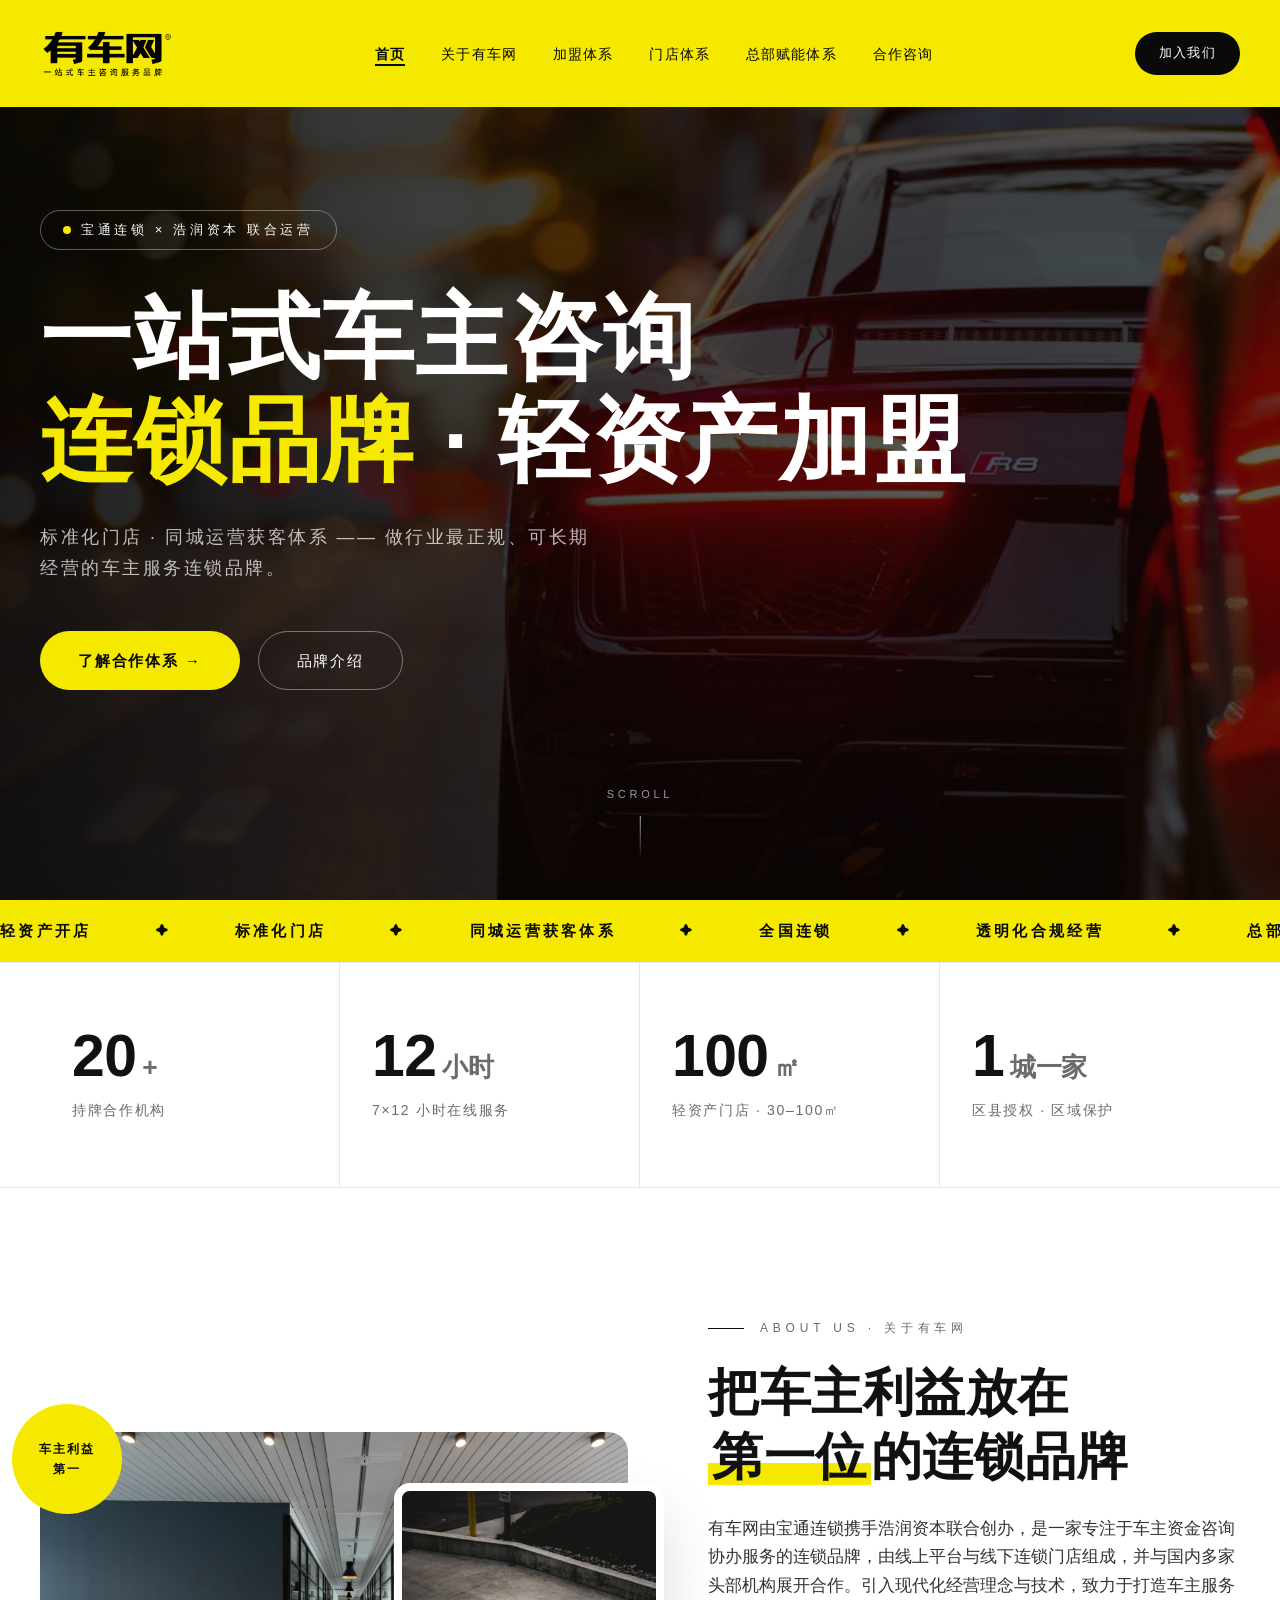
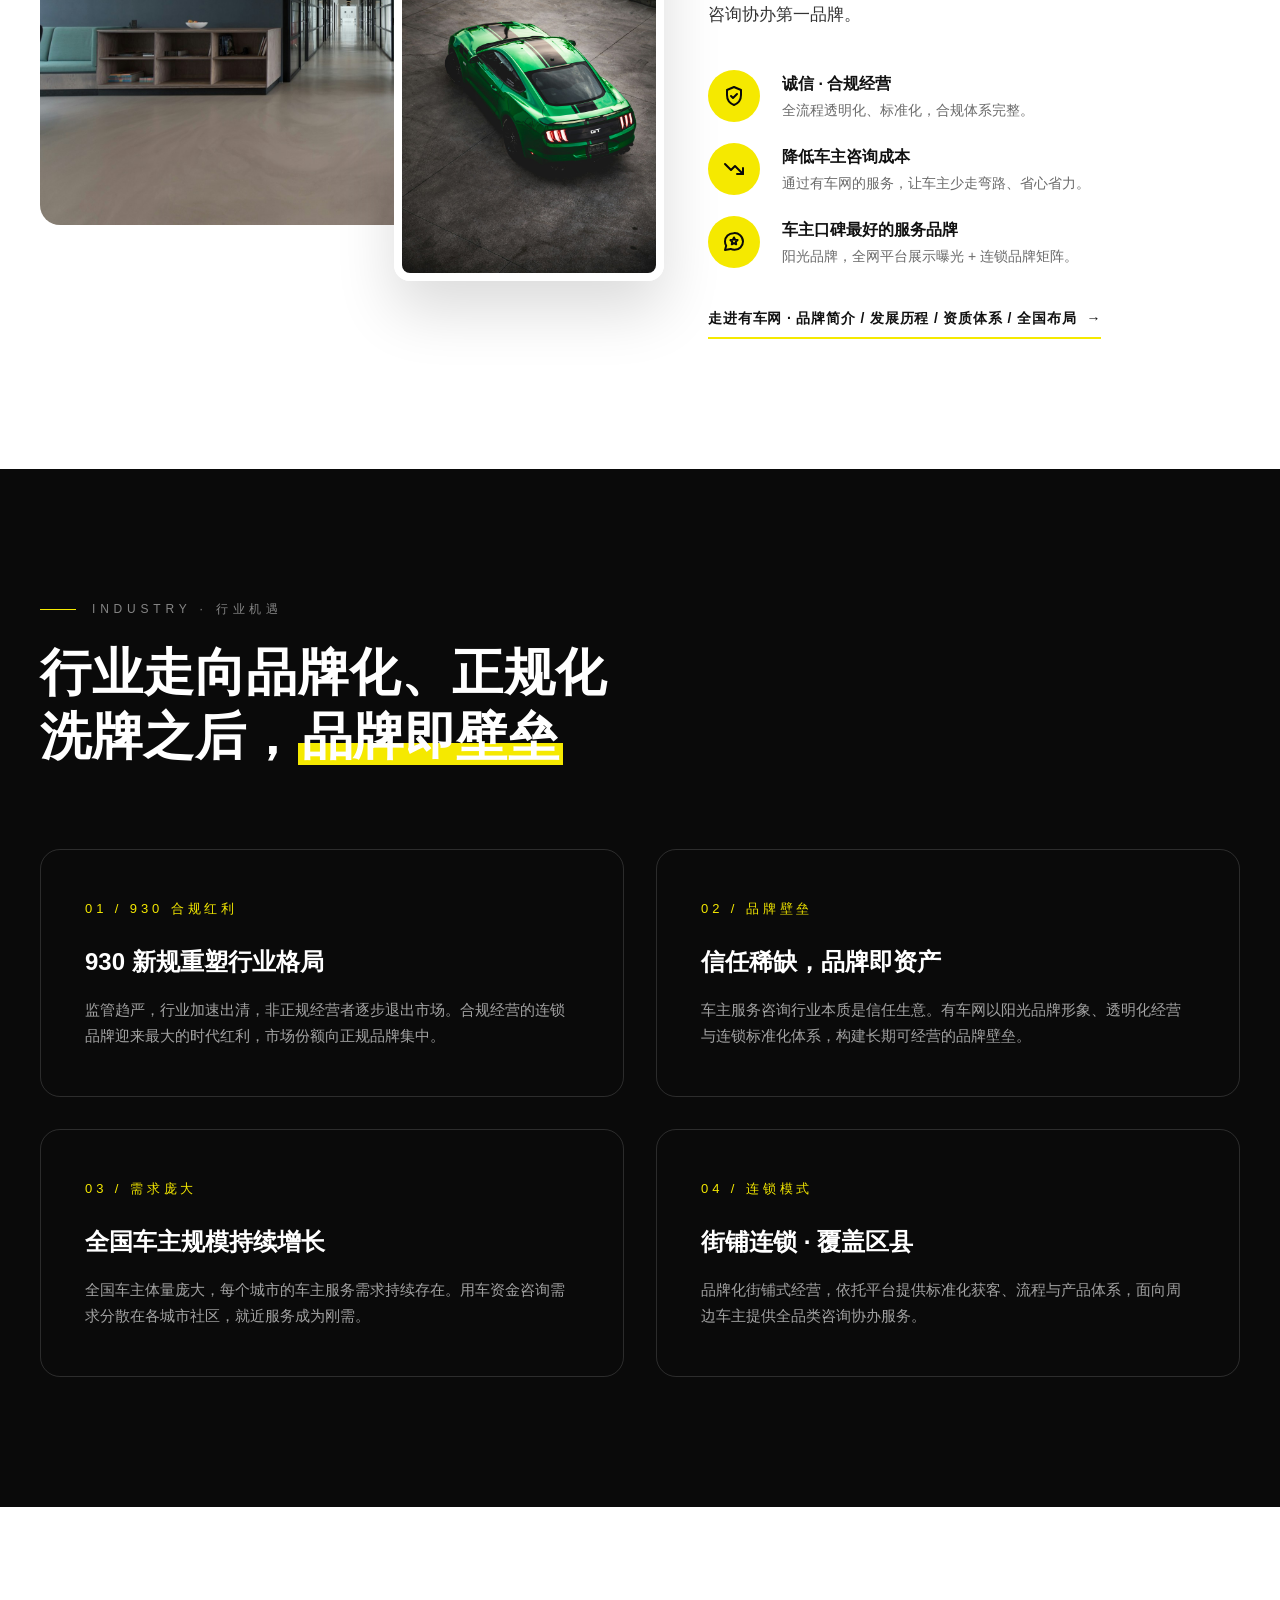
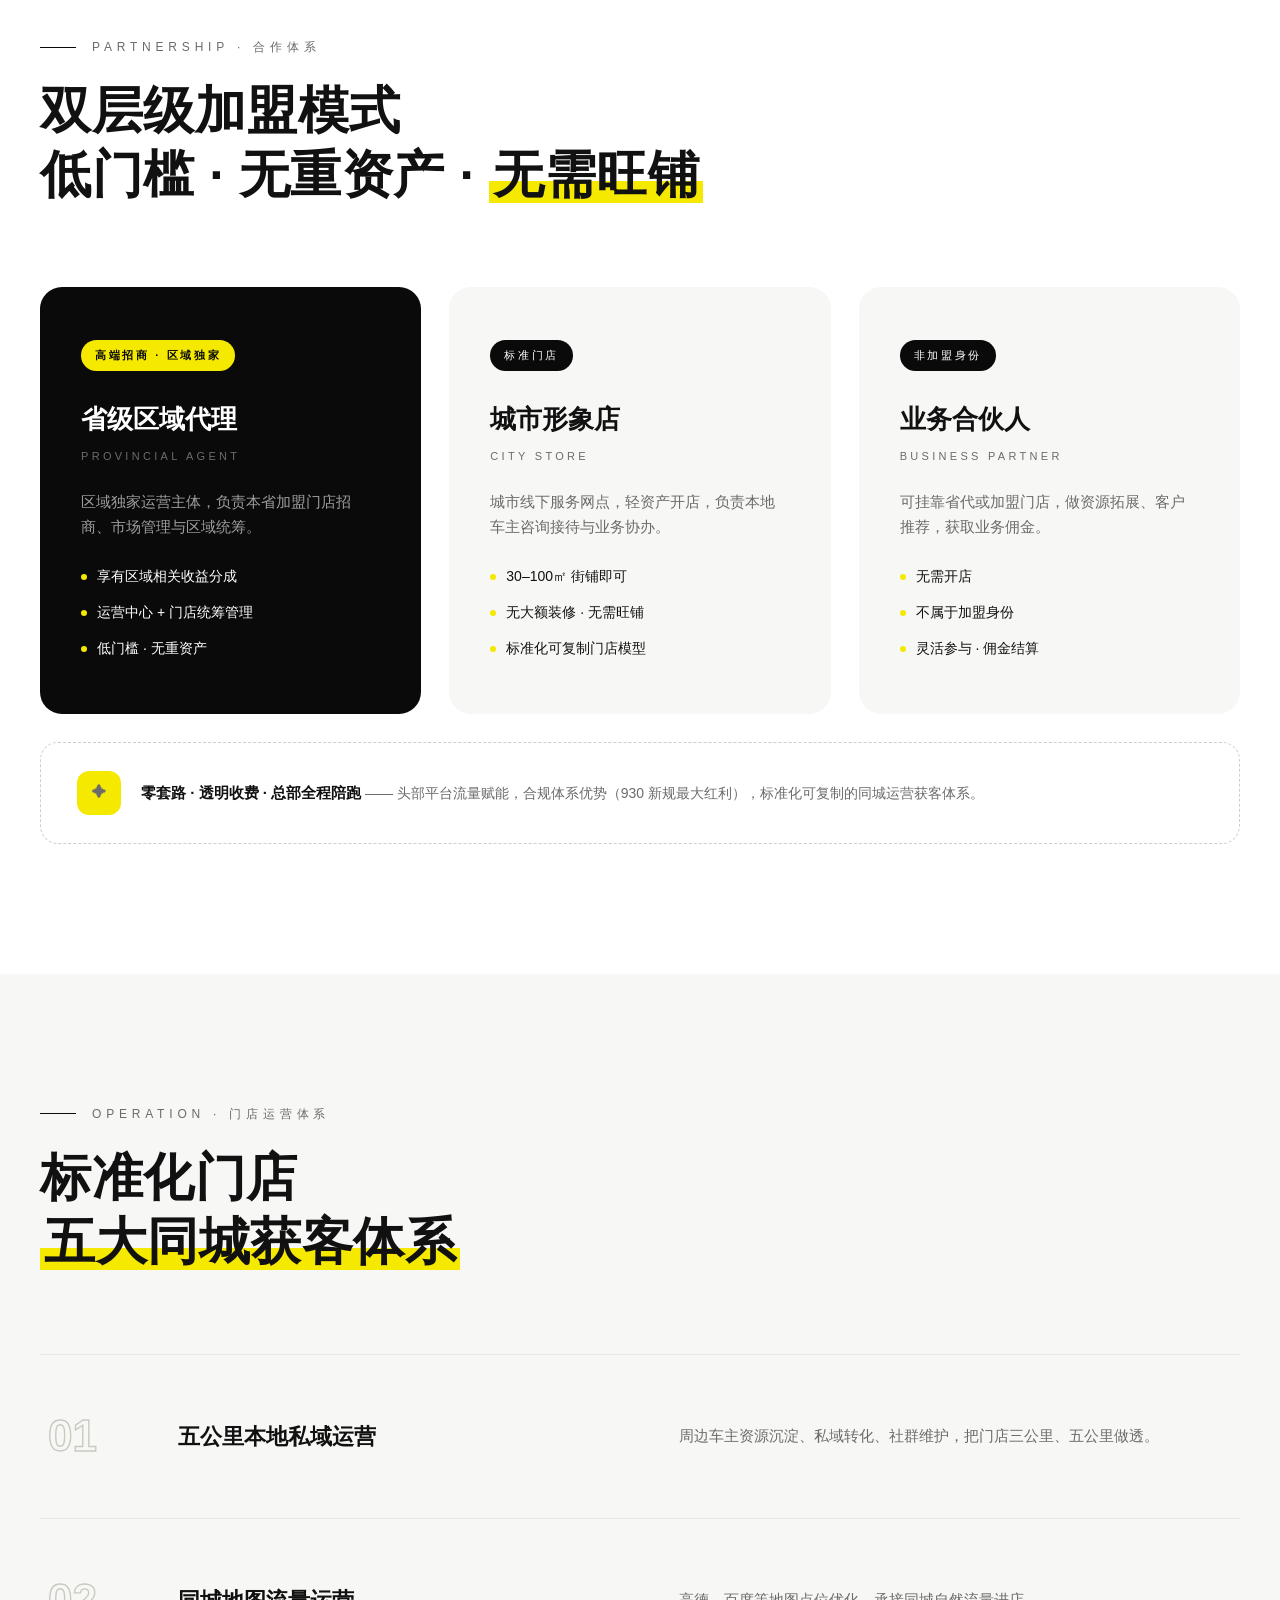
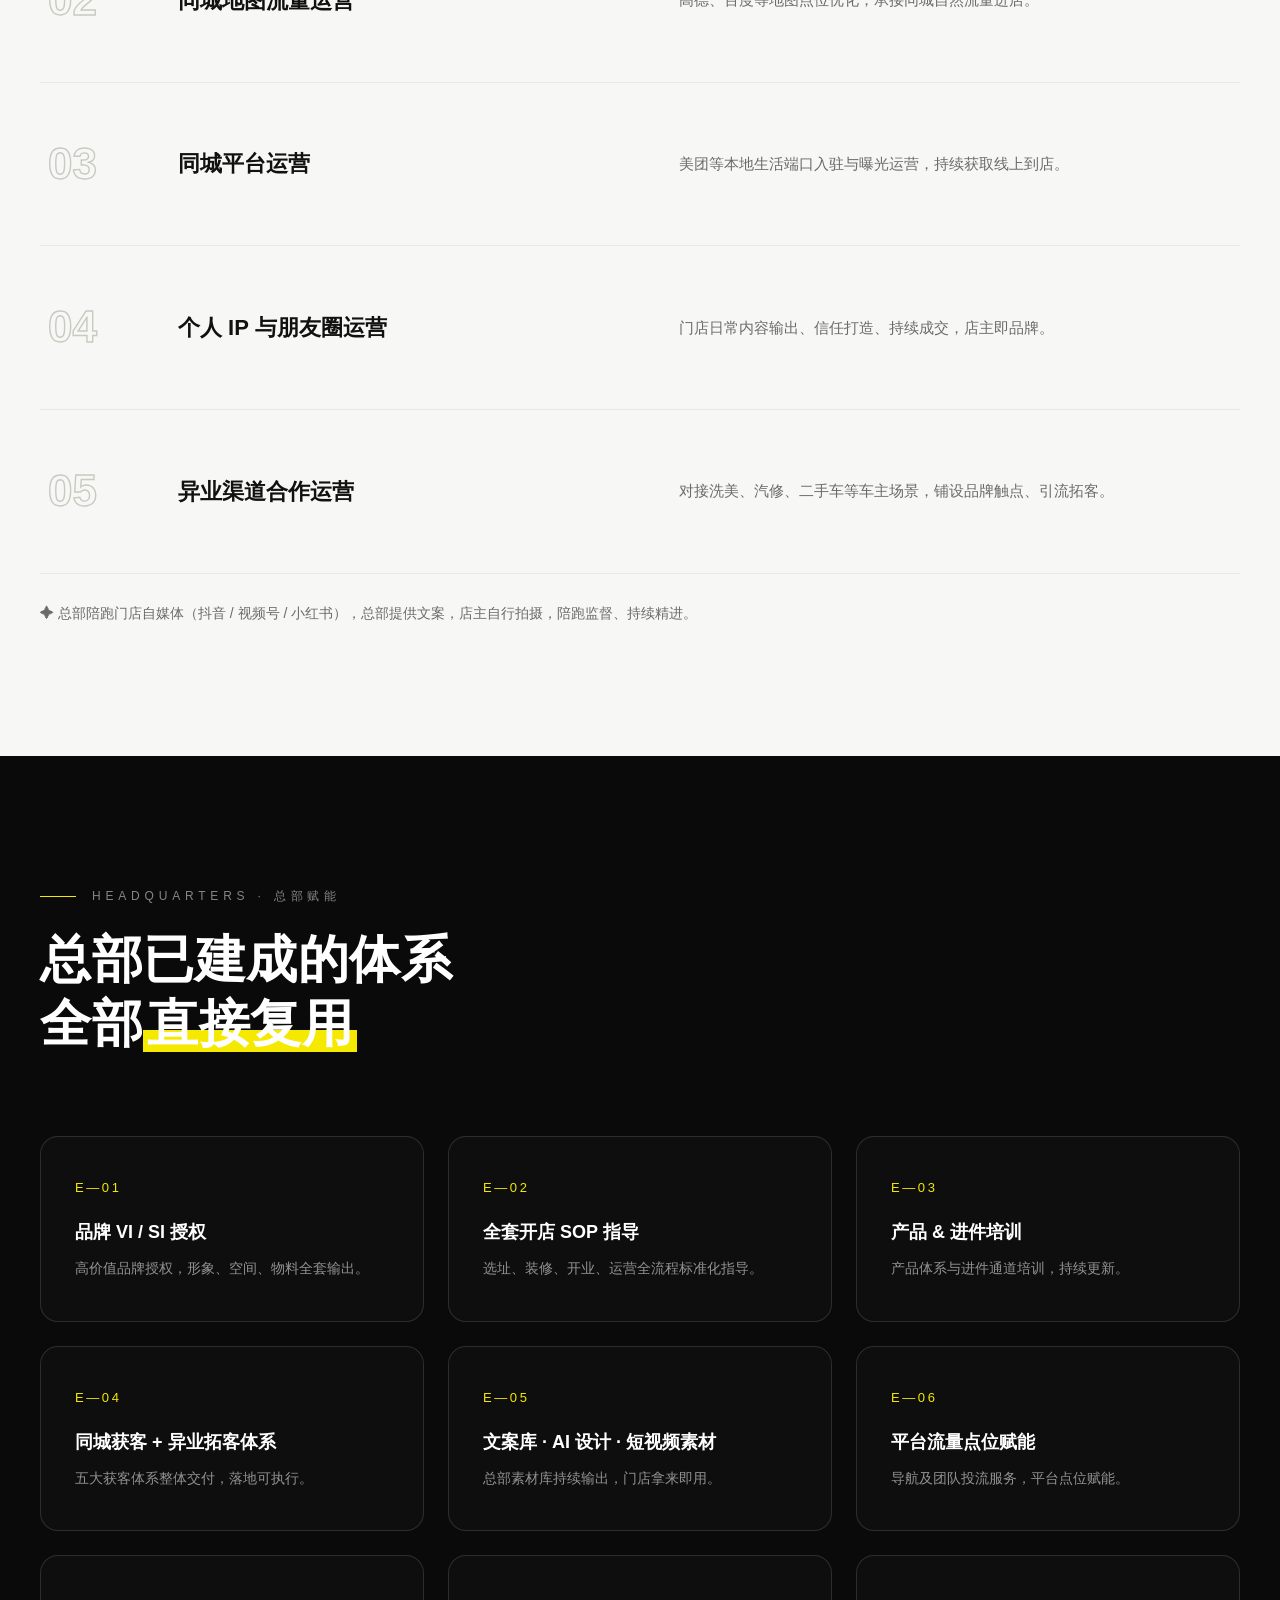
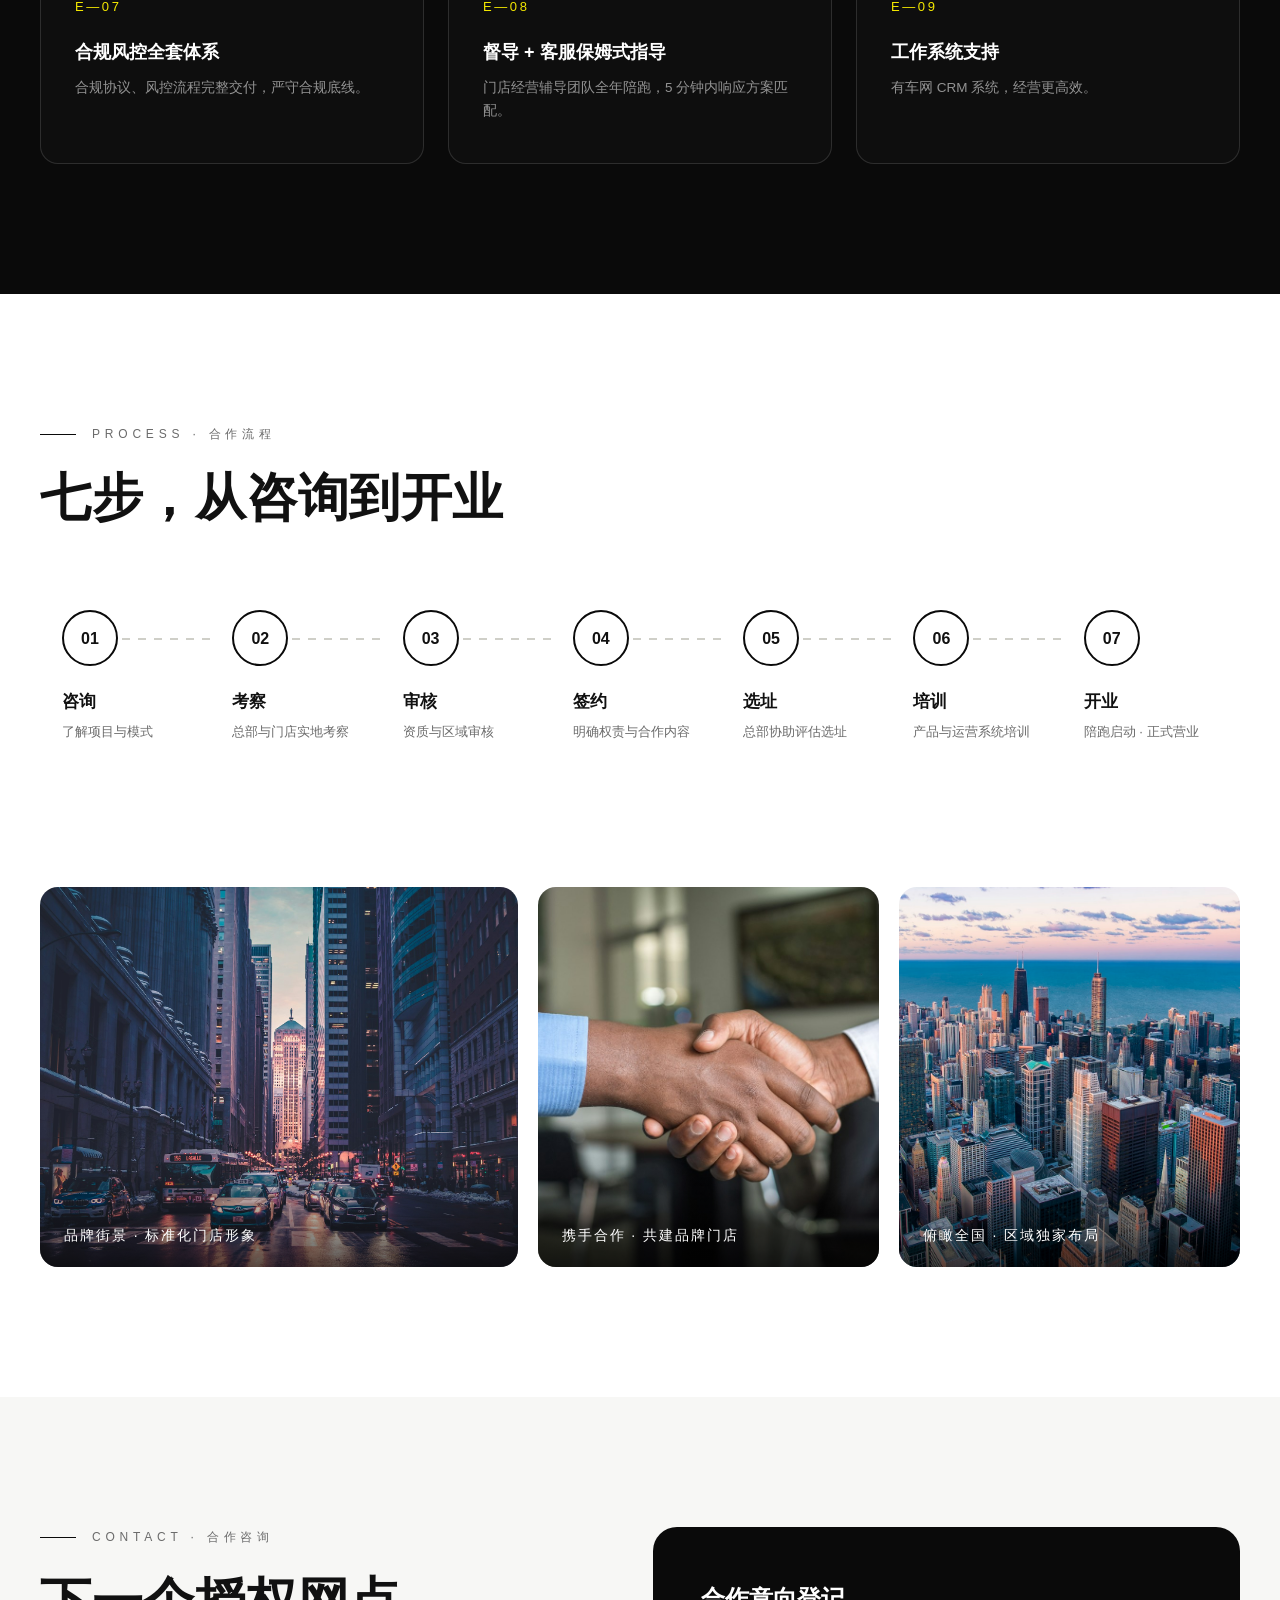
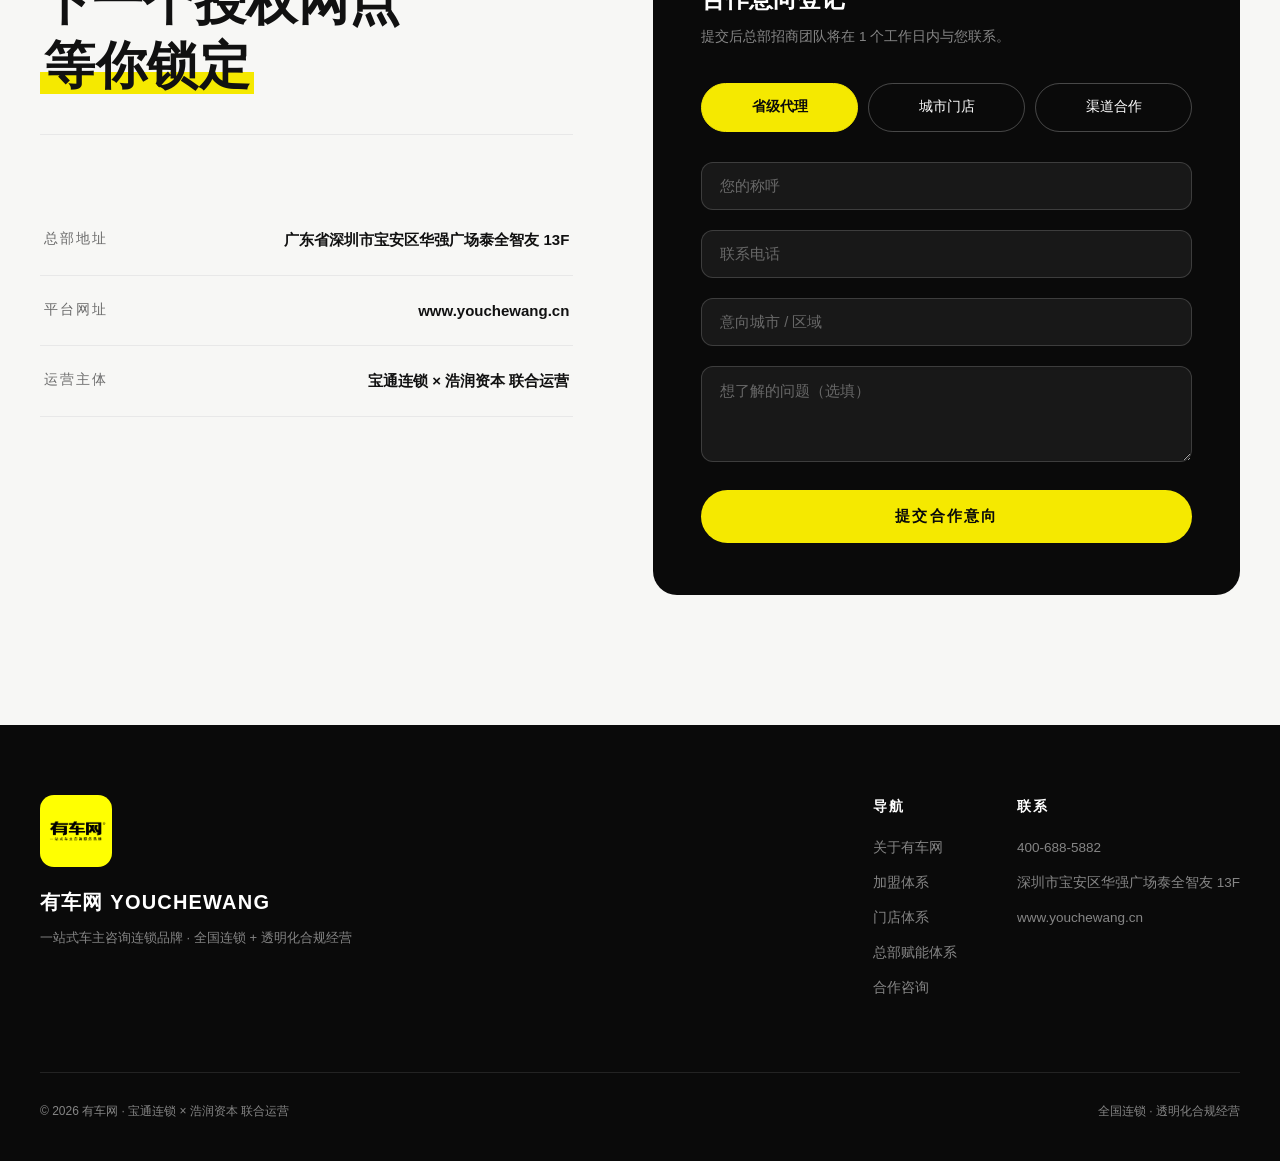
<file: index.html>
<!DOCTYPE html>
<html lang="zh-CN">
<head>
<meta charset="UTF-8">
<meta name="viewport" content="width=device-width, initial-scale=1.0">
<title>有车网 — 一站式车主咨询连锁品牌</title>
<meta name="description" content="有车网，由宝通连锁携手浩润资本联合创办的一站式车主咨询连锁品牌。轻资产加盟，省级代理与城市形象店全国招商中。">
<link rel="icon" type="image/jpeg" href="assets/logo.jpeg">
<style>
  :root {
    --yellow: #F5E900;
    --black: #0A0A0A;
    --ink: #111111;
    --grey: #6B6B6B;
    --line: #E8E8E8;
    --bg: #FFFFFF;
    --bg-soft: #F7F7F5;
    --ease: cubic-bezier(.22,.61,.36,1);
    --max: 1280px;
  }
  * { margin:0; padding:0; box-sizing:border-box; }
  html { scroll-behavior: auto; }
  body {
    font-family: -apple-system, BlinkMacSystemFont, "PingFang SC", "Helvetica Neue", "Microsoft YaHei", sans-serif;
    color: var(--ink);
    background: var(--bg);
    line-height: 1.7;
    -webkit-font-smoothing: antialiased;
    overflow-x: hidden;
  }
  img { display:block; max-width:100%; }
  a { color:inherit; text-decoration:none; }
  .container { max-width: var(--max); margin: 0 auto; padding: 0 40px; }

  /* ---------- scroll progress ---------- */
  #progress {
    position: fixed; top:0; left:0; height: 3px; width: 0%;
    background: var(--black); z-index: 1001;
    transition: width .1s linear;
  }

  /* ---------- nav ---------- */
  nav {
    position: fixed; top:0; left:0; right:0; z-index: 1000;
    transition: all .4s var(--ease);
    padding: 28px 0;
    background: var(--yellow);
  }
  nav.scrolled {
    background: var(--yellow);
    padding: 16px 0;
  }
  .nav-inner {
    max-width: var(--max); margin: 0 auto; padding: 0 40px;
    display: flex; align-items: center; justify-content: space-between;
  }
  .nav-logo { display:flex; align-items:center; }
  .nav-logo img { height: 51px; width: auto; border-radius: 4px; }
  .nav-links { display:flex; gap: 36px; list-style:none; }
  .nav-links a {
    font-size: 14px; color: var(--black); letter-spacing:.08em;
    position:relative; padding: 4px 0; transition: color .3s;
  }
  .nav-links a::after {
    content:''; position:absolute; left:0; bottom:0; width:0; height:2px;
    background: var(--black); transition: width .35s var(--ease);
  }
  .nav-links a:hover { color: var(--black); font-weight: 700; }
  .nav-links a:hover::after { width: 100%; }
  .nav-links a.active { color: var(--black); font-weight: 700; }
  .nav-links a.active::after { width: 100%; }
  .nav-cta {
    background: var(--black); color:#fff; padding: 10px 24px;
    border-radius: 999px; font-size: 13px; letter-spacing:.1em;
    transition: transform .3s var(--ease), background .3s;
  }
  .nav-cta:hover { transform: translateY(-2px); background: #000; }
  .nav-burger { display:none; background:none; border:none; cursor:pointer; padding:6px; }
  .nav-m-right { display:none; align-items:center; gap:12px; }
  /* H5 底部圆形合作入口（toTop 上方，与 TOP 同款样式） */
  .m-contact {
    display:none; position:fixed; right:32px; bottom:100px; z-index:900;
    width:52px; height:52px; border-radius:50%;
    background: var(--black); color:#fff;
    align-items:center; justify-content:center;
    font-weight:700; font-size:13px; letter-spacing:.05em;
    box-shadow: 0 10px 30px rgba(0,0,0,.22);
    transition: all .4s var(--ease);
    opacity:0; pointer-events:none; transform:translateY(16px);
  }
  .m-contact.show { opacity:1; pointer-events:auto; transform:translateY(0); }
  .m-contact:hover { background: var(--yellow); color: var(--black); }
  .m-contact:active { transform: scale(.94); }
  .nav-burger span { display:block; width:24px; height:2px; background:var(--black); margin:6px 0; border-radius:2px; transition: all .4s var(--ease); }
  .nav-burger.open span:nth-child(1) { transform: translateY(8px) rotate(45deg); }
  .nav-burger.open span:nth-child(2) { opacity:0; }
  .nav-burger.open span:nth-child(3) { transform: translateY(-8px) rotate(-45deg); }

  /* mobile drawer */
  .m-menu {
    position: fixed; inset: 0; z-index: 999;
    background: var(--black);
    display: flex; flex-direction: column; justify-content: center;
    padding: 0 48px; gap: 8px;
    clip-path: circle(0 at calc(100% - 52px) 40px);
    transition: clip-path .65s var(--ease);
    visibility: hidden;
  }
  .m-menu.open { clip-path: circle(150% at calc(100% - 52px) 40px); visibility: visible; }
  .m-menu a {
    color:#fff; font-size: 30px; font-weight: 800; letter-spacing:.06em;
    padding: 12px 0; display:flex; align-items:baseline; gap:16px;
    opacity:0; transform: translateY(26px);
    transition: opacity .5s var(--ease), transform .5s var(--ease), color .3s;
  }
  .m-menu a i { font-style:normal; font-size:12px; color:var(--yellow); letter-spacing:.2em; font-weight:400; }
  .m-menu a:hover { color: var(--yellow); }
  .m-menu.open a { opacity:1; transform: translateY(0); }
  .m-menu.open a:nth-child(1) { transition-delay:.15s; } .m-menu.open a:nth-child(2) { transition-delay:.22s; }
  .m-menu.open a:nth-child(3) { transition-delay:.29s; } .m-menu.open a:nth-child(4) { transition-delay:.36s; }
  .m-menu.open a:nth-child(5) { transition-delay:.43s; } .m-menu.open a:nth-child(6) { transition-delay:.5s; }
  .m-menu .m-foot {
    margin-top: 40px; color: rgba(255,255,255,.45); font-size: 13px; letter-spacing:.1em;
    opacity:0; transition: opacity .5s .55s;
  }
  .m-menu.open .m-foot { opacity:1; }

  /* ---------- hero ---------- */
  header.hero {
    position: relative; height: 100vh; min-height: 640px;
    display:flex; align-items:center; overflow:hidden;
    background: var(--black);
  }
  .hero-bg {
    position:absolute; inset:-12% 0;
    background: url('assets/hero-car.jpg') center/cover no-repeat;
    will-change: transform;
    opacity:.55;
  }
  .hero-bg::after {
    content:''; position:absolute; inset:0;
    background: linear-gradient(90deg, rgba(0,0,0,.82) 0%, rgba(0,0,0,.45) 55%, rgba(0,0,0,.25) 100%);
  }
  .hero-content { position:relative; z-index:2; width:100%; }
  .hero-tag {
    display:inline-flex; align-items:center; gap:10px;
    color:#fff; font-size:13px; letter-spacing:.28em;
    border:1px solid rgba(255,255,255,.35); border-radius:999px;
    padding: 8px 22px; margin-bottom: 36px;
    opacity:0; transform: translateY(24px);
    animation: heroUp 1s var(--ease) .2s forwards;
  }
  .hero-tag i { width:8px; height:8px; background:var(--yellow); border-radius:50%; display:inline-block; }
  .hero h1 {
    color:#fff; font-weight: 800;
    font-size: clamp(44px, 7.2vw, 96px);
    line-height: 1.12; letter-spacing: .02em;
  }
  .hero h1 .line { display:block; overflow:hidden; }
  .hero h1 .line > span { display:inline-block; transform: translateY(110%); animation: heroLine 1.1s var(--ease) forwards; }
  .hero h1 .line:nth-child(1) > span { animation-delay:.35s; }
  .hero h1 .line:nth-child(2) > span { animation-delay:.5s; }
  .hero h1 .accent { color: var(--yellow); }
  .hero-sub {
    color: rgba(255,255,255,.72); font-size: clamp(15px, 1.4vw, 19px);
    letter-spacing:.14em; margin-top: 30px; max-width: 560px;
    opacity:0; transform: translateY(24px);
    animation: heroUp 1s var(--ease) .75s forwards;
  }
  .hero-actions { display:flex; gap:18px; margin-top: 48px; opacity:0; transform: translateY(24px); animation: heroUp 1s var(--ease) .95s forwards; }
  .btn {
    display:inline-flex; align-items:center; gap:10px;
    padding: 16px 38px; border-radius: 999px; font-size: 15px; letter-spacing:.12em;
    transition: all .35s var(--ease);
  }
  .btn-primary { background: var(--yellow); color: var(--black); font-weight:700; }
  .btn-primary:hover { transform: translateY(-3px); box-shadow: 0 14px 34px rgba(245,233,0,.32); }
  .btn-ghost { border:1px solid rgba(255,255,255,.4); color:#fff; }
  .btn-ghost:hover { background: rgba(255,255,255,.12); border-color:#fff; }
  .scroll-hint {
    position:absolute; bottom: 40px; left:50%; transform: translateX(-50%);
    color: rgba(255,255,255,.6); font-size: 11px; letter-spacing:.34em;
    display:flex; flex-direction:column; align-items:center; gap:12px; z-index:2;
  }
  .scroll-hint::after {
    content:''; width:1px; height:44px;
    background: linear-gradient(to bottom, rgba(255,255,255,.7), transparent);
    animation: drop 1.8s var(--ease) infinite;
  }
  @keyframes drop { 0%{transform:scaleY(0);transform-origin:top} 45%{transform:scaleY(1);transform-origin:top} 55%{transform:scaleY(1);transform-origin:bottom} 100%{transform:scaleY(0);transform-origin:bottom} }
  @keyframes heroUp { to { opacity:1; transform:translateY(0); } }
  @keyframes heroLine { to { transform: translateY(0); } }

  /* ---------- marquee ---------- */
  .marquee {
    background: var(--yellow); padding: 18px 0; overflow:hidden;
    position:relative; z-index:5;
  }
  .marquee-track { display:flex; gap:64px; width:max-content; animation: marquee 26s linear infinite; }
  .marquee-track span {
    font-weight: 800; font-size: 15px; letter-spacing:.22em; color: var(--black); white-space:nowrap;
    display:flex; align-items:center; gap:64px;
  }
  .marquee-track span::after { content:'✦'; font-size: 12px; }
  @keyframes marquee { to { transform: translateX(-50%); } }

  /* ---------- sections ---------- */
  section { padding: 130px 0; }
  .sec-head { margin-bottom: 80px; }
  .sec-kicker {
    font-size: 12px; letter-spacing:.4em; color: var(--grey);
    text-transform: uppercase; display:flex; align-items:center; gap:16px; margin-bottom: 22px;
  }
  .sec-kicker::before { content:''; width:36px; height:1px; background: var(--black); }
  .sec-title { font-size: clamp(30px, 4vw, 52px); font-weight: 800; line-height: 1.25; letter-spacing:.01em; }
  .sec-title .accent { background: linear-gradient(transparent 62%, var(--yellow) 62%); padding: 0 4px; }

  /* reveal */
  .reveal { opacity:0; transform: translateY(46px); transition: opacity .9s var(--ease), transform .9s var(--ease); }
  .reveal.in { opacity:1; transform: translateY(0); }
  .reveal[data-d="1"] { transition-delay:.1s; } .reveal[data-d="2"] { transition-delay:.2s; }
  .reveal[data-d="3"] { transition-delay:.3s; } .reveal[data-d="4"] { transition-delay:.4s; }
  .reveal[data-d="5"] { transition-delay:.5s; } .reveal[data-d="6"] { transition-delay:.6s; }

  /* stats */
  .stats { border-top:1px solid var(--line); border-bottom:1px solid var(--line); padding: 0; }
  .stats-grid { display:grid; grid-template-columns: repeat(4,1fr); }
  .stat { padding: 64px 32px; border-right:1px solid var(--line); }
  .stat:last-child { border-right:none; }
  .stat .num { font-size: clamp(40px,4.6vw,64px); font-weight:800; line-height:1; letter-spacing:-.01em; display:flex; align-items:baseline; }
  .stat .num em { font-style:normal; font-size:.45em; margin-left:6px; color: var(--grey); }
  .stat .label { margin-top:14px; color: var(--grey); font-size:14px; letter-spacing:.12em; }

  /* about */
  .about-grid { display:grid; grid-template-columns: 1.05fr .95fr; gap: 80px; align-items:center; }
  .about-media { position:relative; }
  .about-media .img-main { border-radius: 20px; overflow:hidden; }
  .about-media .img-main img { transition: transform 1.2s var(--ease); }
  .about-media:hover .img-main img { transform: scale(1.05); }
  .about-media .img-sub {
    position:absolute; right:-36px; bottom:-56px; width: 46%; z-index: 2;
    border-radius: 16px; overflow:hidden; border: 8px solid #fff;
    box-shadow: 0 30px 60px rgba(0,0,0,.14);
  }
  .about-badge {
    position:absolute; top:-28px; left:-28px; width:110px; height:110px; z-index: 3;
    background: var(--yellow); border-radius:50%;
    display:flex; align-items:center; justify-content:center; text-align:center;
    font-size:12px; font-weight:800; letter-spacing:.18em; line-height:1.7; color:var(--black);
    animation: float 5s ease-in-out infinite;
  }
  @keyframes float { 0%,100%{transform:translateY(0)} 50%{transform:translateY(-12px)} }
  .lead { font-size: 17px; color:#333; margin: 26px 0 40px; }
  .about-points { list-style:none; display:grid; gap: 20px; }
  .about-points li { display:flex; gap:22px; align-items:flex-start; }
  .about-points .dot {
    flex:none; width: 52px; height: 52px; border-radius: 50%;
    background: var(--yellow);
    display:flex; align-items:center; justify-content:center;
    transition: transform .45s var(--ease), box-shadow .45s var(--ease);
  }
  .about-points .dot svg { width: 24px; height: 24px; stroke: var(--black); fill: none; stroke-width: 2; stroke-linecap: round; stroke-linejoin: round; }
  .about-points li:hover .dot {
    transform: translateY(-4px);
    box-shadow: 0 12px 24px rgba(245,233,0,.45);
  }
  .about-points b { display:block; font-size:16px; }
  .about-points p { color: var(--grey); font-size:14px; margin-top:2px; }
  .more-link { display:inline-flex; align-items:center; gap:10px; margin-top:38px; font-size:14px; font-weight:600; letter-spacing:.06em; color: var(--ink); padding-bottom:6px; border-bottom:2px solid var(--yellow); transition: gap .35s var(--ease), color .3s; }
  .more-link em { font-style:normal; transition: transform .35s var(--ease); }
  .more-link:hover { gap:16px; }
  .more-link:hover em { transform: translateX(3px); }

  /* chance */
  .dark-sec { background: var(--black); color:#fff; }
  .dark-sec .sec-kicker { color: rgba(255,255,255,.5); }
  .dark-sec .sec-kicker::before { background: var(--yellow); }
  .chance-grid { display:grid; grid-template-columns: 1fr 1fr; gap: 32px; }
  .chance-card {
    border: 1px solid rgba(255,255,255,.14); border-radius: 20px; padding: 48px 44px;
    transition: all .5s var(--ease); position:relative; overflow:hidden;
  }
  .chance-card::before {
    content:''; position:absolute; inset:0; background: linear-gradient(135deg, rgba(245,233,0,.12), transparent 60%);
    opacity:0; transition: opacity .5s;
  }
  .chance-card:hover { transform: translateY(-8px); border-color: rgba(245,233,0,.5); }
  .chance-card:hover::before { opacity:1; }
  .chance-card .idx { font-size: 13px; letter-spacing:.3em; color: var(--yellow); margin-bottom: 22px; }
  .chance-card h3 { font-size: 24px; font-weight:700; margin-bottom: 14px; }
  .chance-card p { color: rgba(255,255,255,.62); font-size: 15px; }

  /* models */
  .models-grid { display:grid; grid-template-columns: 1fr 1fr 1fr; gap: 28px; }
  .model-card {
    background: var(--bg-soft); border-radius: 22px; padding: 52px 40px;
    transition: all .5s var(--ease); position:relative; overflow:hidden; border:1px solid transparent;
  }
  .model-card:hover { background:#fff; border-color: var(--line); box-shadow: 0 24px 60px rgba(0,0,0,.09); transform: translateY(-8px); }
  .model-card .tag {
    display:inline-block; font-size:11px; letter-spacing:.24em; padding: 6px 14px;
    border-radius:999px; background: var(--black); color:#fff; margin-bottom: 26px;
  }
  .model-card.hot { background: var(--black); color:#fff; }
  .model-card.hot .tag { background: var(--yellow); color: var(--black); font-weight:800; }
  .model-card.hot p { color: rgba(255,255,255,.6); }
  .model-card h3 { font-size: 26px; font-weight:800; margin-bottom: 6px; }
  .model-card .en { font-size:11px; letter-spacing:.3em; color: var(--grey); margin-bottom: 24px; }
  .model-card.hot .en { color: rgba(255,255,255,.4); }
  .model-card p { color: var(--grey); font-size: 14.5px; }
  .model-card ul { list-style:none; margin-top: 26px; display:grid; gap: 12px; }
  .model-card li { font-size:14px; display:flex; gap:10px; align-items:center; }
  .model-card li::before { content:''; width:6px; height:6px; background: var(--yellow); border-radius:50%; flex:none; }
  .partner-note {
    margin-top: 28px; border:1px dashed #CFCFC8; border-radius: 18px; padding: 28px 36px;
    display:flex; gap: 20px; align-items:center; color: var(--grey); font-size: 14px;
  }
  .partner-note b { color: var(--ink); font-size: 15px; }
  .partner-note .ic { flex:none; width:44px; height:44px; border-radius:12px; background: var(--yellow); display:flex; align-items:center; justify-content:center; font-weight:800; }

  /* operations - 5 systems */
  .op-list { border-top: 1px solid var(--line); }
  .op-row {
    display:grid; grid-template-columns: 90px 1fr 1.2fr; gap: 40px; align-items:center;
    padding: 44px 8px; border-bottom: 1px solid var(--line);
    transition: all .4s var(--ease); position:relative;
  }
  .op-row:hover { background: var(--bg-soft); padding-left: 28px; padding-right: 28px; }
  .op-row .no { font-size: 44px; font-weight: 800; color: transparent; -webkit-text-stroke: 1.4px #C9C9C0; transition:.4s; }
  .op-row:hover .no { color: var(--yellow); -webkit-text-stroke: 0; }
  .op-row h3 { font-size: 22px; font-weight: 700; }
  .op-row p { color: var(--grey); font-size: 14.5px; }

  /* empower */
  .empower-grid { display:grid; grid-template-columns: repeat(3, 1fr); gap: 24px; }
  .emp-card {
    padding: 40px 34px; border:1px solid rgba(255,255,255,.13); border-radius: 18px;
    transition: all .45s var(--ease); background: rgba(255,255,255,.02);
  }
  .emp-card:hover { background: rgba(245,233,0,.08); border-color: rgba(245,233,0,.45); transform: translateY(-6px); }
  .emp-card .n { font-size:13px; color: var(--yellow); letter-spacing:.2em; margin-bottom: 18px; }
  .emp-card h4 { font-size: 18px; font-weight:700; margin-bottom: 10px; }
  .emp-card p { font-size: 13.5px; color: rgba(255,255,255,.55); }

  /* process */
  .process-track { display:flex; gap: 0; overflow-x:auto; padding: 14px 4px 20px; margin-top: -14px; margin-bottom: -6px; }
  .p-step { flex:1; min-width: 150px; position:relative; padding: 0 18px; }
  .p-step .ball {
    width: 56px; height: 56px; border-radius: 50%; background:#fff;
    border: 2px solid var(--black); display:flex; align-items:center; justify-content:center;
    font-weight:800; font-size: 16px; margin-bottom: 22px; position:relative; z-index:2;
    transition: all .4s var(--ease);
  }
  .p-step:hover .ball { background: var(--yellow); transform: scale(1.12); }
  .p-step::before {
    content:''; position:absolute; top: 28px; left: 46px; right: 0; height: 2px;
    background: repeating-linear-gradient(90deg, #CFCFC8 0 8px, transparent 8px 16px);
  }
  .p-step:last-child::before { display:none; }
  .p-step h4 { font-size: 17px; font-weight:700; }
  .p-step p { font-size: 13px; color: var(--grey); margin-top: 4px; }

  /* images strip */
  .gallery { display:grid; grid-template-columns: 1.4fr 1fr 1fr; gap: 20px; }
  .g-item { border-radius: 18px; overflow:hidden; position:relative; height: 380px; }
  .g-item img { width:100%; height:100%; object-fit:cover; transition: transform 1.1s var(--ease); }
  .g-item:hover img { transform: scale(1.07); }
  .g-item .cap {
    position:absolute; left:0; right:0; bottom:0; padding: 60px 24px 20px;
    background: linear-gradient(to top, rgba(0,0,0,.65), transparent);
    color:#fff; font-size: 14px; letter-spacing:.14em;
  }

  /* contact */
  .contact-wrap { display:grid; grid-template-columns: 1fr 1.1fr; gap: 80px; align-items:start; }
  .contact-info h3 { font-size: 22px; font-weight:800; margin-bottom: 8px; }
  .c-rows { margin-top: 36px; display:grid; gap: 0; border-top:1px solid var(--line); }
  .c-row { display:flex; justify-content:space-between; gap:24px; padding: 22px 4px; border-bottom:1px solid var(--line); }
  .c-row .k { color: var(--grey); font-size: 14px; letter-spacing:.14em; flex:none; }
  .c-row .v { font-size: 15px; font-weight: 600; text-align:right; }
  .form-card { background: var(--black); border-radius: 24px; padding: 52px 48px; color:#fff; }
  .form-card h3 { font-size: 24px; font-weight:800; margin-bottom: 6px; }
  .form-card .tip { color: rgba(255,255,255,.5); font-size: 13.5px; margin-bottom: 34px; }
  .seg { display:flex; gap:10px; margin-bottom: 30px; }
  .seg label { flex:1; }
  .seg input { display:none; }
  .seg span {
    display:block; text-align:center; padding: 12px 0; border-radius: 999px;
    border:1px solid rgba(255,255,255,.25); font-size: 13.5px; cursor:pointer; transition:.3s;
  }
  .seg input:checked + span { background: var(--yellow); color: var(--black); border-color: var(--yellow); font-weight:700; }
  .field { margin-bottom: 20px; }
  .field input, .field textarea {
    width:100%; background: rgba(255,255,255,.06); border:1px solid rgba(255,255,255,.16);
    border-radius: 12px; padding: 15px 18px; color:#fff; font-size: 14.5px; outline:none; transition:.3s;
    font-family:inherit;
  }
  .field input::placeholder, .field textarea::placeholder { color: rgba(255,255,255,.35); }
  .field input:focus, .field textarea:focus { border-color: var(--yellow); background: rgba(245,233,0,.05); }
  .field textarea { min-height: 96px; resize: vertical; }
  .submit {
    width:100%; background: var(--yellow); color: var(--black); font-weight: 800;
    border:none; border-radius: 999px; padding: 17px; font-size: 15px; letter-spacing:.14em;
    cursor:pointer; transition: all .35s var(--ease);
  }
  .submit:hover { transform: translateY(-2px); box-shadow: 0 14px 34px rgba(245,233,0,.3); }
  .form-ok { display:none; text-align:center; padding: 40px 0; }
  .form-ok .big { font-size: 44px; margin-bottom: 12px; }

  /* footer */
  footer { background: var(--black); color: rgba(255,255,255,.5); padding: 70px 0 40px; }
  .foot-top { display:flex; justify-content:space-between; align-items:flex-start; gap:40px; flex-wrap:wrap; }
  .foot-brand img { width: 72px; height:72px; border-radius: 14px; margin-bottom: 18px; }
  .foot-brand .n { color:#fff; font-weight:800; font-size: 20px; letter-spacing:.06em; }
  .foot-brand p { font-size: 13px; margin-top: 8px; max-width: 320px; }
  .foot-links { display:flex; gap: 60px; flex-wrap:wrap; }
  .foot-links h5 { color:#fff; font-size: 14px; letter-spacing:.16em; margin-bottom: 18px; }
  .foot-links a { display:block; font-size: 13.5px; margin-bottom: 12px; transition:.3s; }
  .foot-links a:hover { color: var(--yellow); }
  .foot-bottom {
    margin-top: 60px; padding-top: 28px; border-top:1px solid rgba(255,255,255,.1);
    font-size: 12px; display:flex; justify-content:space-between; gap:20px; flex-wrap:wrap;
  }

  /* to top */
  #toTop {
    position:fixed; right:32px; bottom:32px; width:52px; height:52px; border-radius:50%;
    background: var(--black); color:#fff; border:none; cursor:pointer; font-size:18px;
    opacity:0; pointer-events:none; transform: translateY(16px);
    transition: all .4s var(--ease); z-index:900;
    box-shadow: 0 10px 30px rgba(0,0,0,.22);
  }
  #toTop.show { opacity:1; pointer-events:auto; transform:translateY(0); }
  #toTop:hover { background: var(--yellow); color: var(--black); }

  /* responsive */
  @media (max-width: 960px) {
    .container { padding: 0 24px; }
    .nav-links { display:none; }
    .nav-cta { display:none; }
    .nav-m-right { display:flex; }
    .m-contact { display:flex; }
    .nav-burger { display:block; }
    nav { padding: 18px 0; }
    nav.scrolled { padding: 12px 0; }
    section { padding: 90px 0; }
    .stats-grid { grid-template-columns: 1fr 1fr; }
    .stat { border-bottom:1px solid var(--line); }
    .about-grid, .chance-grid, .contact-wrap { grid-template-columns: 1fr; gap: 48px; }
    .models-grid, .empower-grid { grid-template-columns: 1fr; }
    .gallery { grid-template-columns: 1fr; }
    .g-item { height: 260px; }
    .about-media .img-sub { right: 0; bottom: -40px; }
    .op-row { grid-template-columns: 60px 1fr; }
    .op-row p { grid-column: 2; }
  }
</style>
</head>
<body>

<div id="progress"></div>

<nav id="nav">
  <div class="nav-inner">
    <a href="#top" class="nav-logo">
      <img src="assets/logo03.png" alt="有车网">
    </a>
    <ul class="nav-links">
      <li><a href="#top" class="active">首页</a></li>
      <li><a href="about.html">关于有车网</a></li>
      <li><a href="join.html">加盟体系</a></li>
      <li><a href="store.html">门店体系</a></li>
      <li><a href="hq.html">总部赋能体系</a></li>
      <li><a href="contact.html">合作咨询</a></li>
    </ul>
    <a href="contact.html#form" class="nav-cta">加入我们</a>
    <div class="nav-m-right">
      <button class="nav-burger" id="burger" aria-label="菜单">
        <span></span><span></span><span></span>
      </button>
    </div>
  </div>
</nav>

<div class="m-menu" id="mMenu">
  <a href="#top"><i>01</i>品牌首页</a>
  <a href="about.html"><i>02</i>关于有车网</a>
  <a href="join.html"><i>03</i>加盟体系</a>
  <a href="store.html"><i>04</i>门店体系</a>
  <a href="hq.html"><i>05</i>总部赋能体系</a>
  <a href="contact.html"><i>06</i>合作咨询</a>
  <div class="m-foot">有车网 YOUCHEWANG · 400-688-5882</div>
</div>

<header class="hero" id="top">
  <div class="hero-bg" id="heroBg"></div>
  <div class="hero-content container">
    <div class="hero-tag"><i></i>宝通连锁 × 浩润资本 联合运营</div>
    <h1>
      <span class="line"><span>一站式车主咨询</span></span>
      <span class="line"><span><span class="accent">连锁品牌</span> · 轻资产加盟</span></span>
    </h1>
    <p class="hero-sub">标准化门店 · 同城运营获客体系 —— 做行业最正规、可长期经营的车主服务连锁品牌。</p>
    <div class="hero-actions">
      <a href="#models" class="btn btn-primary">了解合作体系 →</a>
      <a href="about.html" class="btn btn-ghost">品牌介绍</a>
    </div>
  </div>
  <div class="scroll-hint">SCROLL</div>
</header>

<div class="marquee">
  <div class="marquee-track">
    <span>轻资产开店</span><span>标准化门店</span><span>同城运营获客体系</span><span>全国连锁</span><span>透明化合规经营</span><span>总部全程陪跑</span>
    <span>轻资产开店</span><span>标准化门店</span><span>同城运营获客体系</span><span>全国连锁</span><span>透明化合规经营</span><span>总部全程陪跑</span>
  </div>
</div>

<!-- stats -->
<section class="stats">
  <div class="container">
    <div class="stats-grid">
      <div class="stat reveal"><div class="num"><span class="count" data-target="20">0</span><em>+</em></div><div class="label">持牌合作机构</div></div>
      <div class="stat reveal" data-d="1"><div class="num"><span class="count" data-target="12">0</span><em>小时</em></div><div class="label">7×12 小时在线服务</div></div>
      <div class="stat reveal" data-d="2"><div class="num"><span class="count" data-target="100">0</span><em>㎡</em></div><div class="label">轻资产门店 · 30–100㎡</div></div>
      <div class="stat reveal" data-d="3"><div class="num"><span class="count" data-target="1">0</span><em>城一家</em></div><div class="label">区县授权 · 区域保护</div></div>
    </div>
  </div>
</section>

<!-- about -->
<section id="about">
  <div class="container">
    <div class="about-grid">
      <div class="about-media reveal">
        <div class="about-badge">车主利益<br>第一</div>
        <div class="img-main"><img src="assets/office.jpg" alt="有车网总部"></div>
        <div class="img-sub reveal" data-d="2"><img src="assets/showroom.jpg" alt="门店"></div>
      </div>
      <div>
        <div class="sec-kicker reveal">ABOUT US · 关于有车网</div>
        <h2 class="sec-title reveal" data-d="1">把车主利益放在<br><span class="accent">第一位</span>的连锁品牌</h2>
        <p class="lead reveal" data-d="2">有车网由宝通连锁携手浩润资本联合创办，是一家专注于车主资金咨询协办服务的连锁品牌，由线上平台与线下连锁门店组成，并与国内多家头部机构展开合作。引入现代化经营理念与技术，致力于打造车主服务咨询协办第一品牌。</p>
        <ul class="about-points">
          <li class="reveal" data-d="2"><span class="dot"><svg viewBox="0 0 24 24"><path d="M12 3l7 3v5c0 4.5-3 8.4-7 10-4-1.6-7-5.5-7-10V6l7-3z"/><path d="M9 12l2 2 4-4"/></svg></span><div><b>诚信 · 合规经营</b><p>全流程透明化、标准化，合规体系完整。</p></div></li>
          <li class="reveal" data-d="3"><span class="dot"><svg viewBox="0 0 24 24"><path d="M3 7l6 6 4-4 8 8"/><path d="M15 17h6v-6"/></svg></span><div><b>降低车主咨询成本</b><p>通过有车网的服务，让车主少走弯路、省心省力。</p></div></li>
          <li class="reveal" data-d="4"><span class="dot"><svg viewBox="0 0 24 24"><path d="M21 11.5a8.4 8.4 0 0 1-8.5 8.3c-1.4 0-2.7-.3-3.9-.9L3 20l1.2-4.2a8 8 0 0 1-1.2-4.3A8.4 8.4 0 0 1 11.5 3.2 8.4 8.4 0 0 1 21 11.5z"/><path d="M12 7.5l1.1 2.3 2.5.3-1.8 1.7.4 2.5-2.2-1.2-2.2 1.2.4-2.5-1.8-1.7 2.5-.3L12 7.5z"/></svg></span><div><b>车主口碑最好的服务品牌</b><p>阳光品牌，全网平台展示曝光 + 连锁品牌矩阵。</p></div></li>
        </ul>
        <a href="about.html" class="more-link reveal" data-d="5">走进有车网 · 品牌简介 / 发展历程 / 资质体系 / 全国布局 <em>→</em></a>
      </div>
    </div>
  </div>
</section>

<!-- chance -->
<section id="chance" class="dark-sec">
  <div class="container">
    <div class="sec-head">
      <div class="sec-kicker reveal">INDUSTRY · 行业机遇</div>
      <h2 class="sec-title reveal" data-d="1">行业走向品牌化、正规化<br>洗牌之后，<span class="accent">品牌即壁垒</span></h2>
    </div>
    <div class="chance-grid">
      <div class="chance-card reveal" data-d="1">
        <div class="idx">01 / 930 合规红利</div>
        <h3>930 新规重塑行业格局</h3>
        <p>监管趋严，行业加速出清，非正规经营者逐步退出市场。合规经营的连锁品牌迎来最大的时代红利，市场份额向正规品牌集中。</p>
      </div>
      <div class="chance-card reveal" data-d="2">
        <div class="idx">02 / 品牌壁垒</div>
        <h3>信任稀缺，品牌即资产</h3>
        <p>车主服务咨询行业本质是信任生意。有车网以阳光品牌形象、透明化经营与连锁标准化体系，构建长期可经营的品牌壁垒。</p>
      </div>
      <div class="chance-card reveal" data-d="3">
        <div class="idx">03 / 需求庞大</div>
        <h3>全国车主规模持续增长</h3>
        <p>全国车主体量庞大，每个城市的车主服务需求持续存在。用车资金咨询需求分散在各城市社区，就近服务成为刚需。</p>
      </div>
      <div class="chance-card reveal" data-d="4">
        <div class="idx">04 / 连锁模式</div>
        <h3>街铺连锁 · 覆盖区县</h3>
        <p>品牌化街铺式经营，依托平台提供标准化获客、流程与产品体系，面向周边车主提供全品类咨询协办服务。</p>
      </div>
    </div>
  </div>
</section>

<!-- models -->
<section id="models">
  <div class="container">
    <div class="sec-head">
      <div class="sec-kicker reveal">PARTNERSHIP · 合作体系</div>
      <h2 class="sec-title reveal" data-d="1">双层级加盟模式<br>低门槛 · 无重资产 · <span class="accent">无需旺铺</span></h2>
    </div>
    <div class="models-grid">
      <div class="model-card hot reveal" data-d="1">
        <span class="tag">高端招商 · 区域独家</span>
        <h3>省级区域代理</h3>
        <div class="en">PROVINCIAL AGENT</div>
        <p>区域独家运营主体，负责本省加盟门店招商、市场管理与区域统筹。</p>
        <ul>
          <li>享有区域相关收益分成</li>
          <li>运营中心 + 门店统筹管理</li>
          <li>低门槛 · 无重资产</li>
        </ul>
      </div>
      <div class="model-card reveal" data-d="2">
        <span class="tag">标准门店</span>
        <h3>城市形象店</h3>
        <div class="en">CITY STORE</div>
        <p>城市线下服务网点，轻资产开店，负责本地车主咨询接待与业务协办。</p>
        <ul>
          <li>30–100㎡ 街铺即可</li>
          <li>无大额装修 · 无需旺铺</li>
          <li>标准化可复制门店模型</li>
        </ul>
      </div>
      <div class="model-card reveal" data-d="3">
        <span class="tag">非加盟身份</span>
        <h3>业务合伙人</h3>
        <div class="en">BUSINESS PARTNER</div>
        <p>可挂靠省代或加盟门店，做资源拓展、客户推荐，获取业务佣金。</p>
        <ul>
          <li>无需开店</li>
          <li>不属于加盟身份</li>
          <li>灵活参与 · 佣金结算</li>
        </ul>
      </div>
    </div>
    <div class="partner-note reveal" data-d="2">
      <span class="ic">✦</span>
      <div><b>零套路 · 透明收费 · 总部全程陪跑</b> —— 头部平台流量赋能，合规体系优势（930 新规最大红利），标准化可复制的同城运营获客体系。</div>
    </div>
  </div>
</section>

<!-- ops -->
<section id="ops" style="background:var(--bg-soft)">
  <div class="container">
    <div class="sec-head">
      <div class="sec-kicker reveal">OPERATION · 门店运营体系</div>
      <h2 class="sec-title reveal" data-d="1">标准化门店<br><span class="accent">五大同城获客体系</span></h2>
    </div>
    <div class="op-list">
      <div class="op-row reveal" data-d="1">
        <div class="no">01</div>
        <h3>五公里本地私域运营</h3>
        <p>周边车主资源沉淀、私域转化、社群维护，把门店三公里、五公里做透。</p>
      </div>
      <div class="op-row reveal" data-d="2">
        <div class="no">02</div>
        <h3>同城地图流量运营</h3>
        <p>高德、百度等地图点位优化，承接同城自然流量进店。</p>
      </div>
      <div class="op-row reveal" data-d="3">
        <div class="no">03</div>
        <h3>同城平台运营</h3>
        <p>美团等本地生活端口入驻与曝光运营，持续获取线上到店。</p>
      </div>
      <div class="op-row reveal" data-d="4">
        <div class="no">04</div>
        <h3>个人 IP 与朋友圈运营</h3>
        <p>门店日常内容输出、信任打造、持续成交，店主即品牌。</p>
      </div>
      <div class="op-row reveal" data-d="5">
        <div class="no">05</div>
        <h3>异业渠道合作运营</h3>
        <p>对接洗美、汽修、二手车等车主场景，铺设品牌触点、引流拓客。</p>
      </div>
    </div>
    <p class="reveal" data-d="2" style="margin-top:28px;color:var(--grey);font-size:14px;">✦ 总部陪跑门店自媒体（抖音 / 视频号 / 小红书），总部提供文案，店主自行拍摄，陪跑监督、持续精进。</p>
  </div>
</section>

<!-- empower -->
<section id="empower" class="dark-sec">
  <div class="container">
    <div class="sec-head">
      <div class="sec-kicker reveal">HEADQUARTERS · 总部赋能</div>
      <h2 class="sec-title reveal" data-d="1">总部已建成的体系<br>全部<span class="accent">直接复用</span></h2>
    </div>
    <div class="empower-grid">
      <div class="emp-card reveal" data-d="1"><div class="n">E—01</div><h4>品牌 VI / SI 授权</h4><p>高价值品牌授权，形象、空间、物料全套输出。</p></div>
      <div class="emp-card reveal" data-d="1"><div class="n">E—02</div><h4>全套开店 SOP 指导</h4><p>选址、装修、开业、运营全流程标准化指导。</p></div>
      <div class="emp-card reveal" data-d="2"><div class="n">E—03</div><h4>产品 & 进件培训</h4><p>产品体系与进件通道培训，持续更新。</p></div>
      <div class="emp-card reveal" data-d="2"><div class="n">E—04</div><h4>同城获客 + 异业拓客体系</h4><p>五大获客体系整体交付，落地可执行。</p></div>
      <div class="emp-card reveal" data-d="3"><div class="n">E—05</div><h4>文案库 · AI 设计 · 短视频素材</h4><p>总部素材库持续输出，门店拿来即用。</p></div>
      <div class="emp-card reveal" data-d="3"><div class="n">E—06</div><h4>平台流量点位赋能</h4><p>导航及团队投流服务，平台点位赋能。</p></div>
      <div class="emp-card reveal" data-d="4"><div class="n">E—07</div><h4>合规风控全套体系</h4><p>合规协议、风控流程完整交付，严守合规底线。</p></div>
      <div class="emp-card reveal" data-d="4"><div class="n">E—08</div><h4>督导 + 客服保姆式指导</h4><p>门店经营辅导团队全年陪跑，5 分钟内响应方案匹配。</p></div>
      <div class="emp-card reveal" data-d="5"><div class="n">E—09</div><h4>工作系统支持</h4><p>有车网 CRM 系统，经营更高效。</p></div>
    </div>
  </div>
</section>

<!-- process -->
<section id="process">
  <div class="container">
    <div class="sec-head">
      <div class="sec-kicker reveal">PROCESS · 合作流程</div>
      <h2 class="sec-title reveal" data-d="1">七步，从咨询到开业</h2>
    </div>
    <div class="process-track">
      <div class="p-step reveal" data-d="1"><div class="ball">01</div><h4>咨询</h4><p>了解项目与模式</p></div>
      <div class="p-step reveal" data-d="2"><div class="ball">02</div><h4>考察</h4><p>总部与门店实地考察</p></div>
      <div class="p-step reveal" data-d="3"><div class="ball">03</div><h4>审核</h4><p>资质与区域审核</p></div>
      <div class="p-step reveal" data-d="4"><div class="ball">04</div><h4>签约</h4><p>明确权责与合作内容</p></div>
      <div class="p-step reveal" data-d="5"><div class="ball">05</div><h4>选址</h4><p>总部协助评估选址</p></div>
      <div class="p-step reveal" data-d="6"><div class="ball">06</div><h4>培训</h4><p>产品与运营系统培训</p></div>
      <div class="p-step reveal" data-d="6"><div class="ball">07</div><h4>开业</h4><p>陪跑启动 · 正式营业</p></div>
    </div>
  </div>
</section>

<!-- gallery -->
<section style="padding-top:0">
  <div class="container">
    <div class="gallery">
      <div class="g-item reveal"><img src="assets/street.jpg" alt="门店街景"><div class="cap">品牌街景 · 标准化门店形象</div></div>
      <div class="g-item reveal" data-d="1"><img src="assets/handshake.jpg" alt="携手合作"><div class="cap">携手合作 · 共建品牌门店</div></div>
      <div class="g-item reveal" data-d="2"><img src="assets/aerial.jpg" alt="全国布局"><div class="cap">俯瞰全国 · 区域独家布局</div></div>
    </div>
  </div>
</section>

<!-- contact -->
<section id="contact" style="background:var(--bg-soft)">
  <div class="container">
    <div class="contact-wrap">
      <div class="contact-info">
        <div class="sec-kicker reveal">CONTACT · 合作咨询</div>
        <h2 class="sec-title reveal" data-d="1">下一个授权网点<br><span class="accent">等你锁定</span></h2>
        <div class="c-rows">
          <div class="c-row reveal" data-d="1"><span class="k">咨询热线</span><span class="v">400-688-5882</span></div>
          <div class="c-row reveal" data-d="2"><span class="k">总部地址</span><span class="v">广东省深圳市宝安区华强广场泰全智友 13F</span></div>
          <div class="c-row reveal" data-d="3"><span class="k">平台网址</span><span class="v">www.youchewang.cn</span></div>
          <div class="c-row reveal" data-d="4"><span class="k">运营主体</span><span class="v">宝通连锁 × 浩润资本 联合运营</span></div>
        </div>
      </div>
      <div class="form-card reveal" data-d="2">
        <div id="formBody">
          <h3>合作意向登记</h3>
          <p class="tip">提交后总部招商团队将在 1 个工作日内与您联系。</p>
          <form id="leadForm">
            <div class="seg">
              <label><input type="radio" name="type" value="province" checked><span>省级代理</span></label>
              <label><input type="radio" name="type" value="store"><span>城市门店</span></label>
              <label><input type="radio" name="type" value="channel"><span>渠道合作</span></label>
            </div>
            <div class="field"><input type="text" name="name" placeholder="您的称呼" required></div>
            <div class="field"><input type="tel" name="phone" placeholder="联系电话" required></div>
            <div class="field"><input type="text" name="city" placeholder="意向城市 / 区域"></div>
            <div class="field"><textarea name="msg" placeholder="想了解的问题（选填）"></textarea></div>
            <button type="submit" class="submit">提交合作意向</button>
          </form>
        </div>
        <div class="form-ok" id="formOk">
          <div class="big">✅</div>
          <h3>已收到您的合作意向</h3>
          <p style="color:rgba(255,255,255,.55);font-size:14px;margin-top:8px;">总部招商团队将尽快与您联系，请保持电话畅通。</p>
        </div>
      </div>
    </div>
  </div>
</section>

<footer>
  <div class="container">
    <div class="foot-top">
      <div class="foot-brand">
        <img src="assets/logo.jpeg" alt="有车网">
        <div class="n">有车网 YOUCHEWANG</div>
        <p>一站式车主咨询连锁品牌 · 全国连锁 + 透明化合规经营</p>
      </div>
      <div class="foot-links">
        <div>
          <h5>导航</h5>
          <a href="about.html">关于有车网</a>
          <a href="join.html">加盟体系</a>
          <a href="store.html">门店体系</a>
          <a href="hq.html">总部赋能体系</a>
          <a href="contact.html">合作咨询</a>
        </div>
        <div>
          <h5>联系</h5>
          <a href="tel:400-688-5882">400-688-5882</a>
          <a href="contact.html">深圳市宝安区华强广场泰全智友 13F</a>
          <a href="contact.html">www.youchewang.cn</a>
        </div>
      </div>
    </div>
    <div class="foot-bottom">
      <span>© 2026 有车网 · 宝通连锁 × 浩润资本 联合运营</span>
      <span>全国连锁 · 透明化合规经营</span>
    </div>
  </div>
</footer>

<a href="contact.html#form" class="m-contact">加入</a>
<button id="toTop" title="回到顶部">↑</button>

<script>
  // scroll progress + nav + toTop
  const progress = document.getElementById('progress');
  const nav = document.getElementById('nav');
  const toTop = document.getElementById('toTop');
  const heroBg = document.getElementById('heroBg');

  function onScroll() {
    const st = window.scrollY;
    const h = document.documentElement.scrollHeight - window.innerHeight;
    progress.style.width = (st / h * 100) + '%';
    nav.classList.toggle('scrolled', st > 60);
    toTop.classList.toggle('show', st > 600);
    var mContact = document.querySelector('.m-contact');
    if (mContact) mContact.classList.toggle('show', st > 600);
    // hero parallax
    if (st < window.innerHeight) {
      heroBg.style.transform = 'translateY(' + st * 0.35 + 'px) scale(1.06)';
    }
  }
  window.addEventListener('scroll', onScroll, { passive: true });
  onScroll();

  toTop.addEventListener('click', () => smoothScrollTo(0, 1400));

  // 自定义平滑滚动（比浏览器默认更缓慢、更顺滑）
  function smoothScrollTo(targetY, duration = 1300) {
    const startY = window.scrollY;
    const diff = targetY - startY;
    const t0 = performance.now();
    function easeInOutQuart(t) {
      return t < .5 ? 8 * t * t * t * t : 1 - Math.pow(-2 * t + 2, 4) / 2;
    }
    function step(t) {
      const p = Math.min((t - t0) / duration, 1);
      window.scrollTo(0, startY + diff * easeInOutQuart(p));
      if (p < 1) requestAnimationFrame(step);
    }
    requestAnimationFrame(step);
  }

  // 页内锚点：缓慢滚动 + 固定导航偏移
  // 注：顶部导航已全部改为独立页面链接，「首页」项静态常亮，不做滚动高亮
  document.querySelectorAll('a[href^="#"]').forEach(a => {
    a.addEventListener('click', (e) => {
      const id = a.getAttribute('href');
      if (id === '#' || id.length < 2) return;
      const el = document.querySelector(id);
      if (!el) return;
      e.preventDefault();
      const navH = document.getElementById('nav').offsetHeight;
      const y = id === '#top' ? 0 : el.getBoundingClientRect().top + window.scrollY - navH - 12;
      smoothScrollTo(Math.max(0, y), 1400);
      history.replaceState(null, '', id);
    });
  });

  // 移动端抽屉菜单
  const burger = document.getElementById('burger');
  const mMenu = document.getElementById('mMenu');
  burger.addEventListener('click', () => {
    const open = mMenu.classList.toggle('open');
    burger.classList.toggle('open', open);
    document.body.style.overflow = open ? 'hidden' : '';
  });
  mMenu.querySelectorAll('a').forEach(a => {
    a.addEventListener('click', () => {
      mMenu.classList.remove('open');
      burger.classList.remove('open');
      document.body.style.overflow = '';
    });
  });

  // reveal on scroll
  const io = new IntersectionObserver((entries) => {
    entries.forEach(e => {
      if (e.isIntersecting) { e.target.classList.add('in'); io.unobserve(e.target); }
    });
  }, { threshold: 0.12, rootMargin: '0px 0px -40px 0px' });
  document.querySelectorAll('.reveal').forEach(el => io.observe(el));

  // counters
  const cio = new IntersectionObserver((entries) => {
    entries.forEach(e => {
      if (!e.isIntersecting) return;
      const el = e.target;
      const target = +el.dataset.target;
      const dur = 1600; const t0 = performance.now();
      function tick(t) {
        const p = Math.min((t - t0) / dur, 1);
        const eased = 1 - Math.pow(1 - p, 3);
        el.textContent = Math.round(target * eased);
        if (p < 1) requestAnimationFrame(tick);
      }
      requestAnimationFrame(tick);
      cio.unobserve(el);
    });
  }, { threshold: 0.5 });
  document.querySelectorAll('.count').forEach(el => cio.observe(el));

  // form (demo)
  document.getElementById('leadForm').addEventListener('submit', (e) => {
    e.preventDefault();
    document.getElementById('formBody').style.display = 'none';
    document.getElementById('formOk').style.display = 'block';
  });
</script>
</body>
</html>
</file>
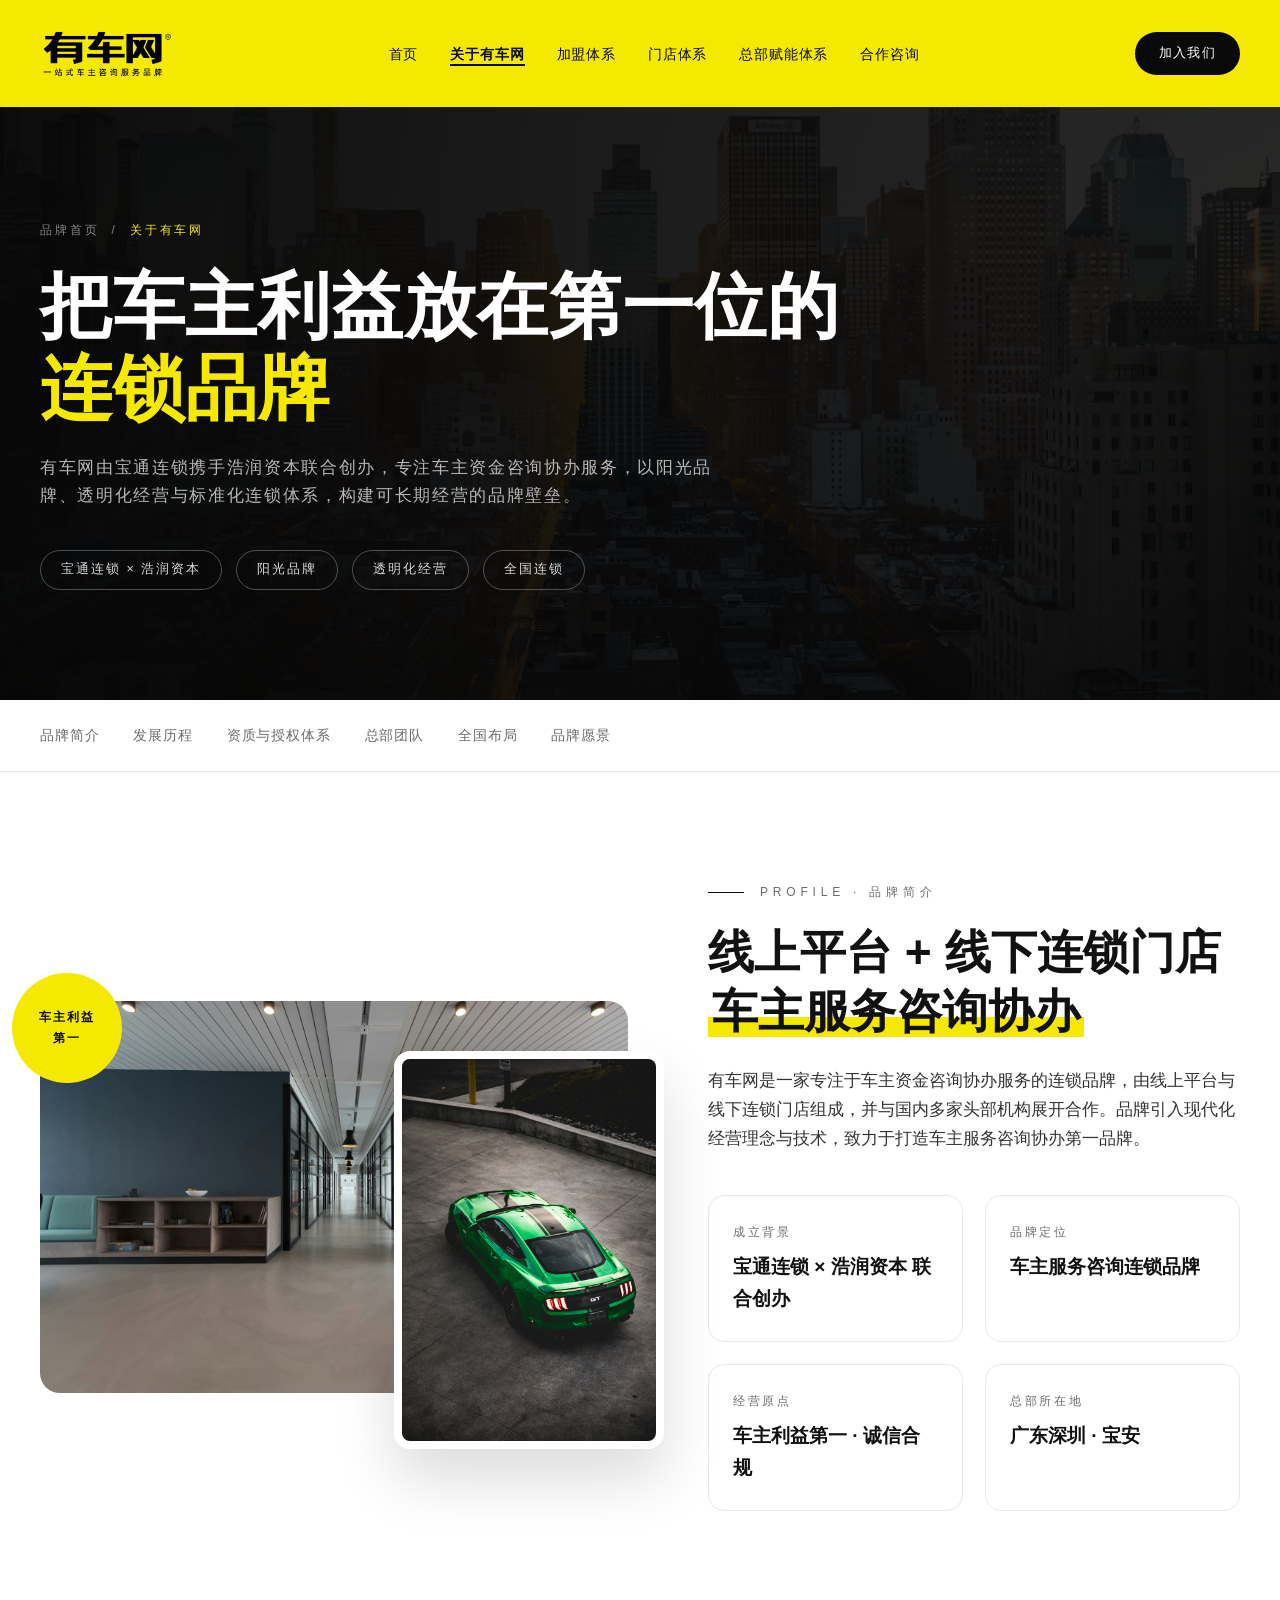
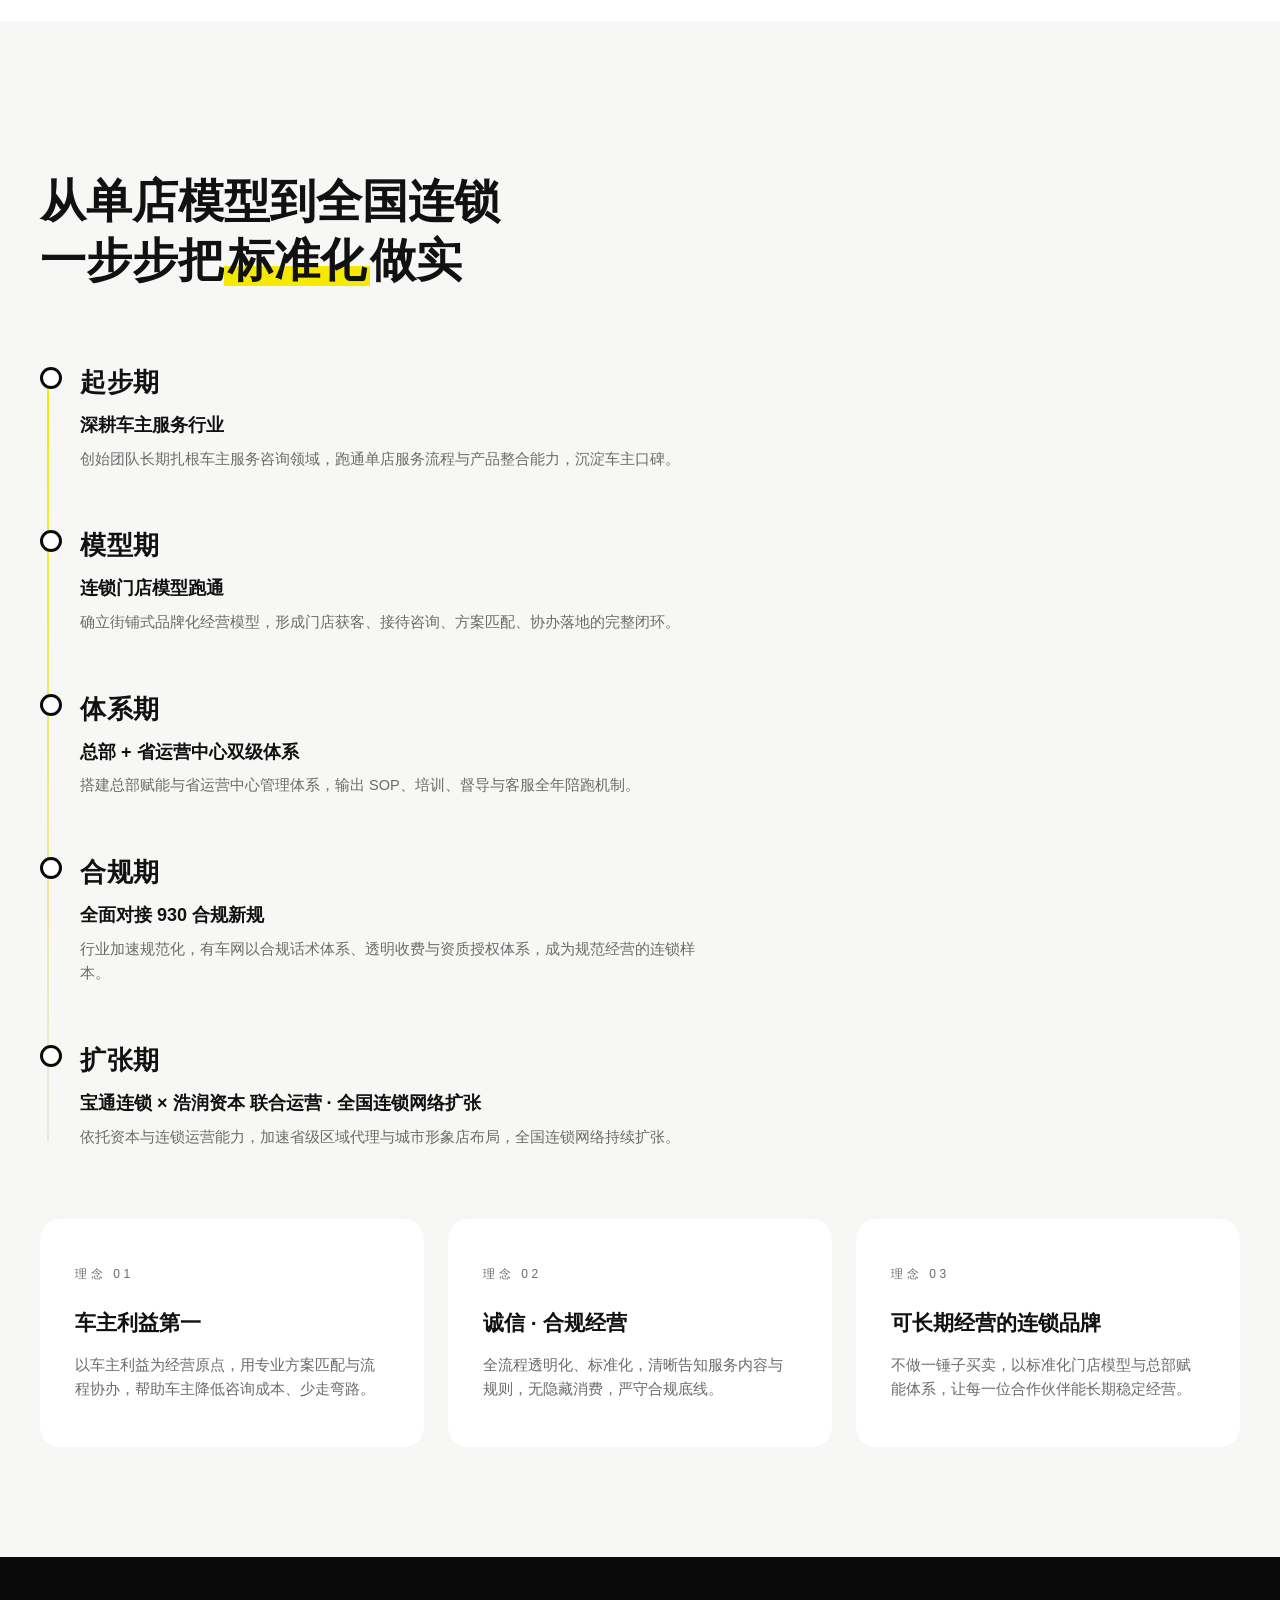
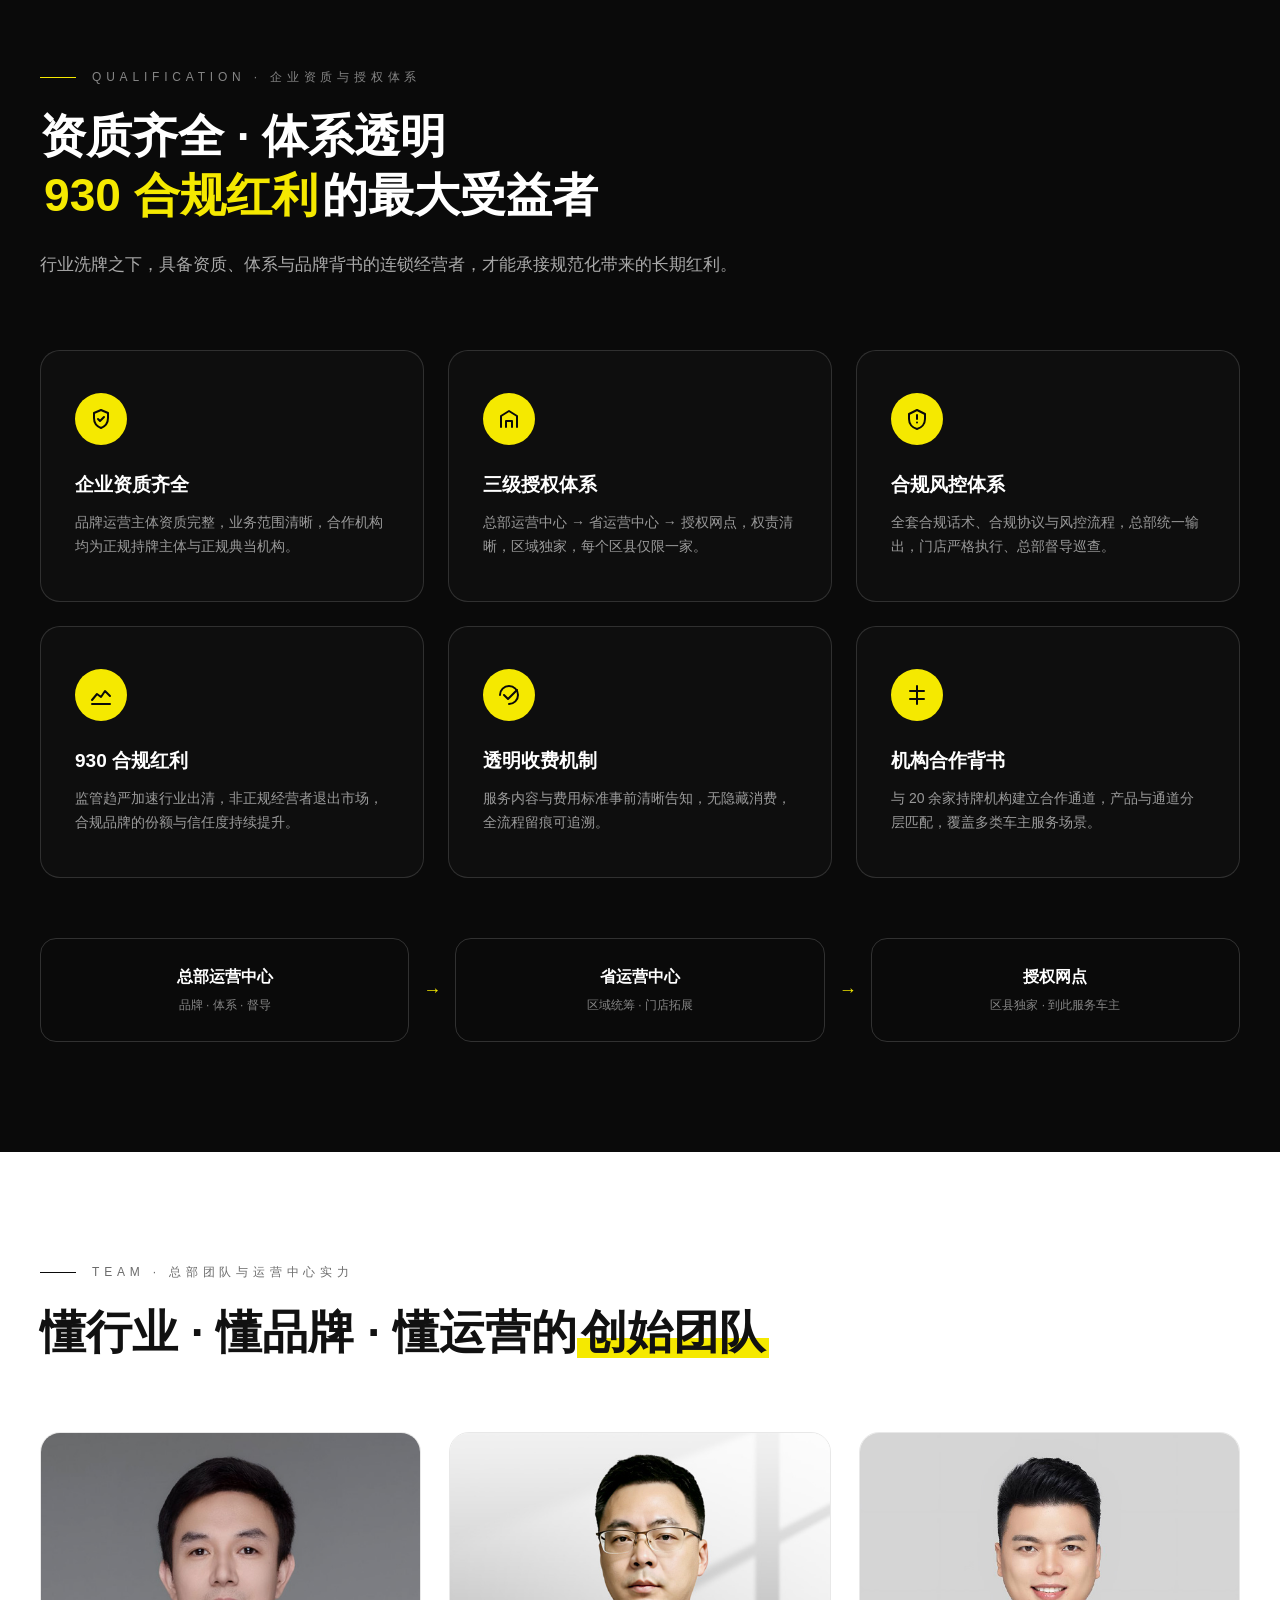
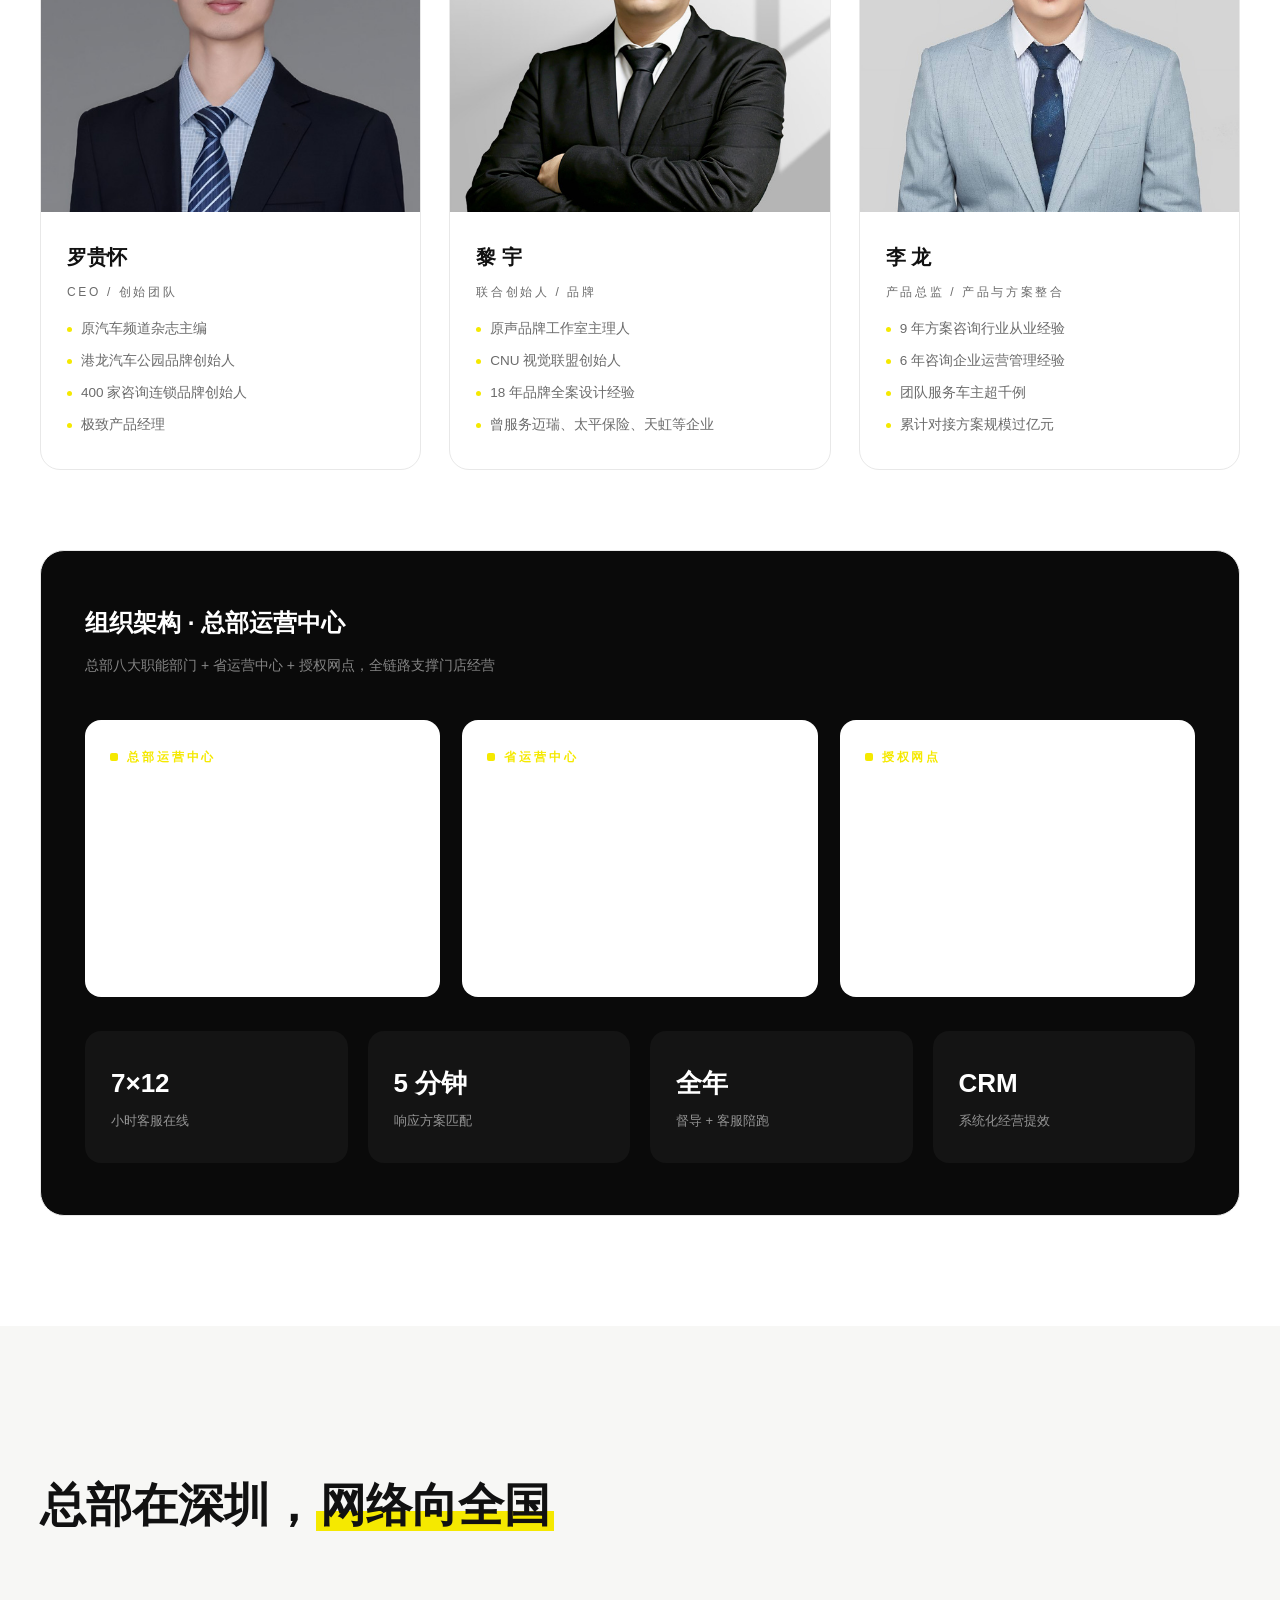
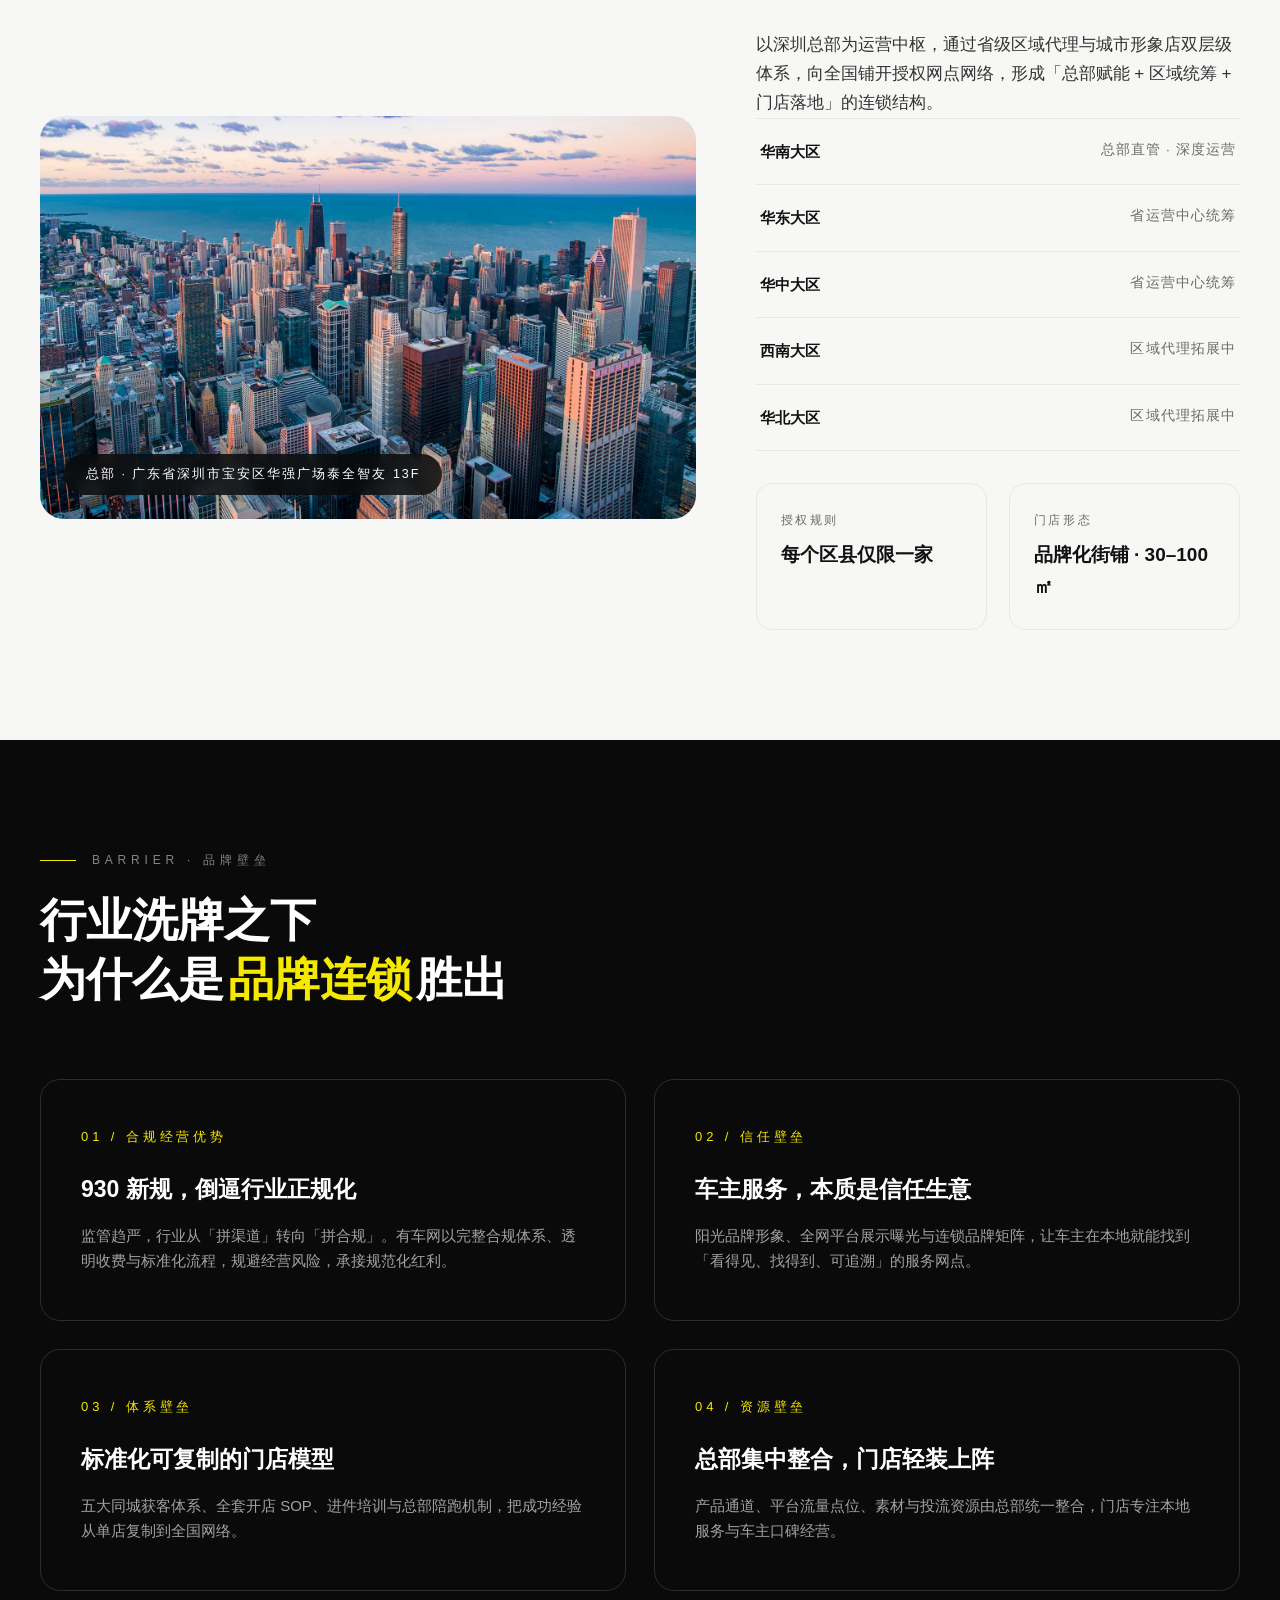
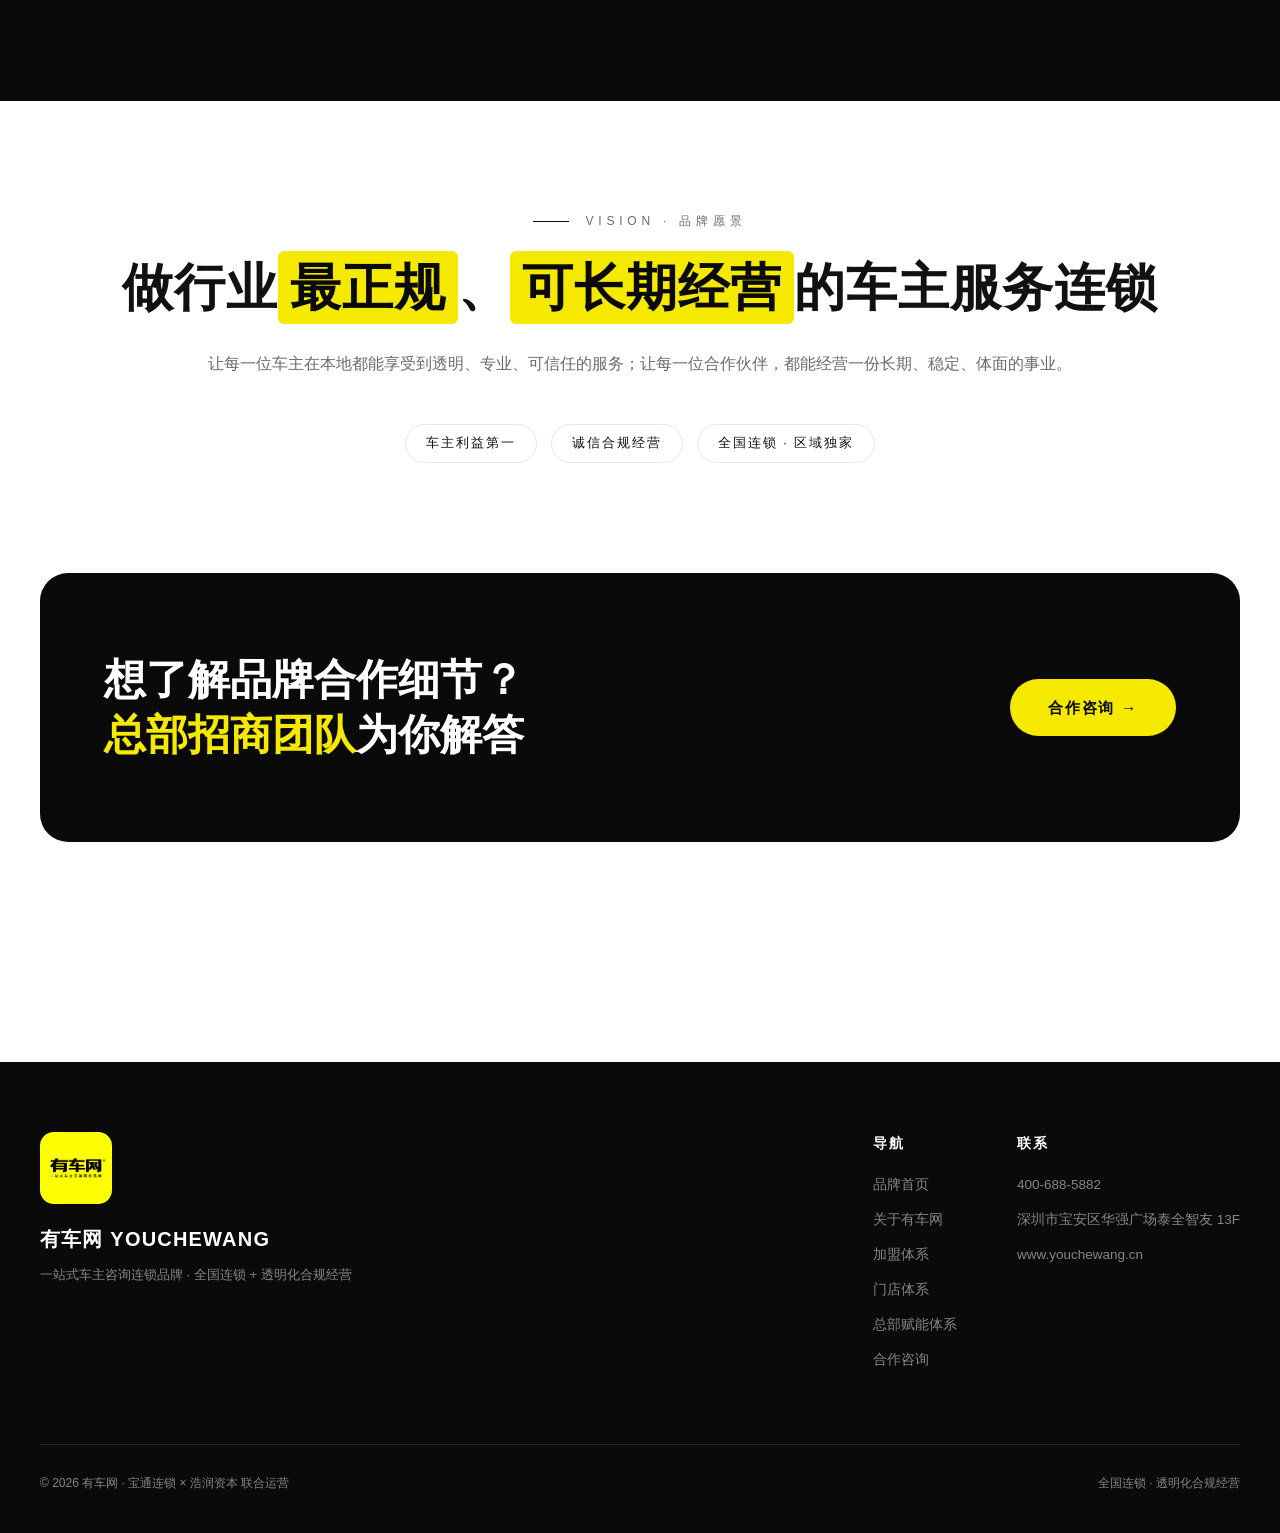
<file: about.html>
<!DOCTYPE html>
<html lang="zh-CN">
<head>
<meta charset="UTF-8">
<meta name="viewport" content="width=device-width, initial-scale=1.0">
<title>关于有车网 — 品牌简介｜发展历程｜资质体系｜全国布局</title>
<meta name="description" content="有车网由宝通连锁携手浩润资本联合创办，专注车主资金咨询协办服务的连锁品牌。了解品牌简介、发展历程、经营理念、企业资质与授权体系、总部团队与全国布局。">
<link rel="icon" type="image/jpeg" href="assets/logo.jpeg">
<link rel="stylesheet" href="assets/subpage.css">
<style>

  /* 品牌简介 */
  .intro-grid { display:grid; grid-template-columns: 1.05fr .95fr; gap: 80px; align-items:center; }
  .intro-media { position:relative; }
  .intro-media .img-main { border-radius:20px; overflow:hidden; }
  .intro-media .img-main img { transition: transform 1.2s var(--ease); }
  .intro-media:hover .img-main img { transform: scale(1.05); }
  .intro-media .img-sub { position:absolute; right:-36px; bottom:-56px; width:46%; z-index:2; border-radius:16px; overflow:hidden; border:8px solid #fff; box-shadow: 0 30px 60px rgba(0,0,0,.14); }
  .intro-badge { position:absolute; top:-28px; left:-28px; width:110px; height:110px; z-index:3; background: var(--yellow); border-radius:50%; display:flex; align-items:center; justify-content:center; text-align:center; font-size:12px; font-weight:800; letter-spacing:.18em; line-height:1.7; color: var(--black); animation: float 5s ease-in-out infinite; }
  @keyframes float { 0%,100%{transform:translateY(0)} 50%{transform:translateY(-12px)} }
  .fact-grid { display:grid; grid-template-columns:1fr 1fr; gap:22px; margin-top:42px; }
  .fact { border:1px solid var(--line); border-radius:16px; padding:26px 24px; transition: all .45s var(--ease); }
  .fact:hover { border-color: var(--black); transform: translateY(-4px); }
  .fact .k { font-size:12px; letter-spacing:.22em; color: var(--grey); }
  .fact .v { font-size:19px; font-weight:800; margin-top:8px; }

  /* 时间轴 */
  .timeline { position:relative; padding-left: 40px; }
  .timeline::before { content:''; position:absolute; left:7px; top:8px; bottom:8px; width:2px; background: linear-gradient(to bottom, var(--yellow), var(--line)); }
  .tl-item { position:relative; padding: 0 0 52px 0; }
  .tl-item:last-child { padding-bottom:0; }
  .tl-item::before { content:''; position:absolute; left:-40px; top:7px; width:16px; height:16px; border-radius:50%; background:#fff; border:3px solid var(--black); transition: all .4s var(--ease); }
  .tl-item:hover::before { background: var(--yellow); transform: scale(1.18); }
  .tl-year { font-size:26px; font-weight:800; letter-spacing:.02em; }
  .tl-item h4 { font-size:18px; font-weight:700; margin-top:6px; }
  .tl-item p { color: var(--grey); font-size:14.5px; margin-top:6px; max-width:640px; }
  .philosophy { display:grid; grid-template-columns: repeat(3,1fr); gap:24px; margin-top:70px; }
  .phil { background:#fff; border-radius:20px; padding:44px 34px; border:1px solid transparent; transition: all .5s var(--ease); }
  .phil:hover { border-color: var(--line); box-shadow: 0 24px 60px rgba(0,0,0,.08); transform: translateY(-8px); }
  .phil .idx { font-size:12px; letter-spacing:.3em; color: var(--grey); margin-bottom:20px; }
  .phil h3 { font-size:21px; font-weight:800; margin-bottom:12px; }
  .phil p { color: var(--grey); font-size:14.5px; }

  /* 资质 / 授权体系 */
  .qual-grid { display:grid; grid-template-columns: repeat(3,1fr); gap:24px; }
  .qual { border:1px solid rgba(255,255,255,.14); border-radius:20px; padding:42px 34px; background: rgba(255,255,255,.02); transition: all .45s var(--ease); }
  .qual:hover { background: rgba(245,233,0,.08); border-color: rgba(245,233,0,.45); transform: translateY(-6px); }
  .qual .ic { width:52px; height:52px; border-radius:50%; background: var(--yellow); display:flex; align-items:center; justify-content:center; margin-bottom:24px; }
  .qual .ic svg { width:24px; height:24px; stroke: var(--black); fill:none; stroke-width:2; stroke-linecap:round; stroke-linejoin:round; }
  .qual h3 { font-size:19px; font-weight:700; margin-bottom:10px; }
  .qual p { color: rgba(255,255,255,.58); font-size:14px; }
  .chain { display:flex; align-items:center; gap:0; margin-top:60px; flex-wrap:wrap; }
  .chain-node { flex:1; min-width:150px; padding:24px 20px; border:1px solid rgba(255,255,255,.16); border-radius:16px; text-align:center; }
  .chain-node b { display:block; font-size:16px; font-weight:700; }
  .chain-node span { font-size:12px; color: rgba(255,255,255,.5); }
  .chain-arrow { color: var(--yellow); padding:0 14px; font-size:18px; }

  /* 团队 */
  .team-grid { display:grid; grid-template-columns: repeat(3,1fr); gap:28px; }
  .member { border-radius:20px; overflow:hidden; background:#fff; border:1px solid var(--line); transition: all .5s var(--ease); }
  .member:hover { transform: translateY(-8px); box-shadow: 0 26px 60px rgba(0,0,0,.1); }
  .member .ph { aspect-ratio: 1/1; overflow:hidden; background: var(--bg-soft); }
  .member .ph img { width:100%; height:100%; object-fit:cover; object-position:center top; }
  .member .bd { padding:28px 26px 32px; }
  .member h3 { font-size:20px; font-weight:800; }
  .member .role { font-size:12px; letter-spacing:.22em; color: var(--grey); margin:8px 0 16px; }
  .member ul { list-style:none; display:grid; gap:9px; }
  .member li { font-size:13.5px; color: var(--grey); display:flex; gap:9px; }
  .member li::before { content:''; width:5px; height:5px; border-radius:50%; background: var(--yellow); flex:none; margin-top:9px; }
  .org { margin-top:80px; border-radius:24px; padding:52px 44px; background: var(--black); color:#fff; }
  .org h3 { font-size:24px; font-weight:800; margin-bottom:10px; }
  .org .tip { color: rgba(255,255,255,.5); font-size:14px; margin-bottom:42px; }
  .org-lv { display:grid; grid-template-columns: repeat(3,1fr); gap:22px; }
  .org-box { border:1px solid rgba(255,255,255,.15); border-radius:16px; padding:26px 24px; }
  .org-box .t { font-size:12px; letter-spacing:.24em; color: var(--yellow); margin-bottom:14px; }
  .org-box .d { font-size:14px; color: rgba(255,255,255,.6); }
  .org-depts { display:flex; flex-wrap:wrap; gap:10px; margin-top:16px; }
  .org-depts span { font-size:12.5px; border:1px solid rgba(255,255,255,.18); border-radius:999px; padding:6px 14px; color: rgba(255,255,255,.8); }
  .power-grid { display:grid; grid-template-columns: repeat(4,1fr); gap:20px; margin-top:34px; }
  .power { padding:30px 26px; border-radius:16px; background: rgba(255,255,255,.04); }
  .power b { display:block; font-size:26px; font-weight:800; }
  .power span { font-size:13px; color: rgba(255,255,255,.55); }

  /* 全国布局 */
  .map-wrap { display:grid; grid-template-columns: 1.15fr .85fr; gap:60px; align-items:center; }
  .map-card { border-radius:24px; overflow:hidden; position:relative; }
  .map-card img { width:100%; transition: transform 1.3s var(--ease); }
  .map-card:hover img { transform: scale(1.05); }
  .map-tag { position:absolute; left:24px; bottom:24px; background: rgba(10,10,10,.82); color:#fff; border-radius:999px; padding:10px 22px; font-size:12.5px; letter-spacing:.16em; backdrop-filter: blur(8px); }
  .region-list { list-style:none; border-top:1px solid var(--line); }
  .region-list li { display:flex; justify-content:space-between; gap:20px; padding:20px 4px; border-bottom:1px solid var(--line); }
  .region-list .r { font-weight:700; font-size:15px; }
  .region-list .s { color: var(--grey); font-size:13.5px; letter-spacing:.08em; }

  /* 壁垒 */
  .barrier-grid { display:grid; grid-template-columns:1fr 1fr; gap:28px; }
  .barrier { border:1px solid rgba(255,255,255,.14); border-radius:20px; padding:46px 40px; transition: all .5s var(--ease); position:relative; overflow:hidden; }
  .barrier::before { content:''; position:absolute; inset:0; background: linear-gradient(135deg, rgba(245,233,0,.12), transparent 60%); opacity:0; transition: opacity .5s; }
  .barrier:hover { transform: translateY(-8px); border-color: rgba(245,233,0,.5); }
  .barrier:hover::before { opacity:1; }
  .barrier .idx { font-size:13px; letter-spacing:.3em; color: var(--yellow); margin-bottom:22px; }
  .barrier h3 { font-size:23px; font-weight:700; margin-bottom:14px; }
  .barrier p { color: rgba(255,255,255,.62); font-size:15px; }

  /* 愿景 */
  .vision { text-align:center; }
  .vision .big { font-size: clamp(26px, 4vw, 54px); font-weight:800; line-height:1.35; letter-spacing:.02em; }
  .vision .big .hl { color: var(--black); background: var(--yellow); padding:2px 12px; border-radius:6px; display:inline-block; }
  .vision p { color: var(--grey); margin-top:26px; font-size:16px; }

  /* CTA */
  .cta { background: var(--black); color:#fff; border-radius: 28px; padding: 80px 64px; display:flex; justify-content:space-between; align-items:center; gap:40px; flex-wrap:wrap; }
  .cta h2 { font-size: clamp(26px,3.4vw,42px); font-weight:800; line-height:1.3; }
  .cta h2 .accent { color: var(--yellow); }
  .cta .btn { display:inline-flex; align-items:center; gap:10px; padding:16px 38px; border-radius:999px; font-size:15px; letter-spacing:.12em; background: var(--yellow); color: var(--black); font-weight:700; transition: all .35s var(--ease); }
  .cta .btn:hover { transform: translateY(-3px); box-shadow: 0 14px 34px rgba(245,233,0,.32); }

  footer { background: var(--black); color: rgba(255,255,255,.5); padding: 70px 0 40px; margin-top: 110px; }
  .foot-top { display:flex; justify-content:space-between; align-items:flex-start; gap:40px; flex-wrap:wrap; }
  .foot-brand img { width:72px; height:72px; border-radius:14px; margin-bottom:18px; }
  .foot-brand .n { color:#fff; font-weight:800; font-size:20px; letter-spacing:.06em; }
  .foot-brand p { font-size:13px; margin-top:8px; max-width:320px; }
  .foot-links { display:flex; gap:60px; flex-wrap:wrap; }
  .foot-links h5 { color:#fff; font-size:14px; letter-spacing:.16em; margin-bottom:18px; }
  .foot-links a { display:block; font-size:13.5px; margin-bottom:12px; transition:.3s; }
  .foot-links a:hover { color: var(--yellow); }
  .foot-bottom { margin-top:60px; padding-top:28px; border-top:1px solid rgba(255,255,255,.1); font-size:12px; display:flex; justify-content:space-between; gap:20px; flex-wrap:wrap; }

  #toTop, .m-contact { position:fixed; right:32px; width:52px; height:52px; border-radius:50%; background: var(--black); color:#fff; border:none; cursor:pointer; font-size:18px; z-index:900; box-shadow: 0 10px 30px rgba(0,0,0,.22); transition: all .4s var(--ease); }
  #toTop { bottom:32px; opacity:0; pointer-events:none; transform: translateY(16px); }
  #toTop.show { opacity:1; pointer-events:auto; transform:translateY(0); }
  #toTop:hover, .m-contact:hover { background: var(--yellow); color: var(--black); }
  .m-contact { display:none; bottom:100px; align-items:center; justify-content:center; font-weight:700; font-size:13px; letter-spacing:.05em; opacity:0; pointer-events:none; transform:translateY(16px); }
  .m-contact.show { opacity:1; pointer-events:auto; transform:translateY(0); }

  @media (max-width: 960px) {
    .intro-grid, .map-wrap, .barrier-grid { grid-template-columns: 1fr; gap:48px; }
    .philosophy, .qual-grid, .team-grid, .org-lv { grid-template-columns: 1fr; }
    .power-grid { grid-template-columns: 1fr 1fr; }
    .fact-grid { grid-template-columns: 1fr; }
    .intro-media .img-sub { right:0; bottom:-40px; }
    .cta { padding: 52px 32px; }
    .org { padding: 40px 28px; }
    .chain-arrow { display:none; }
  }

</style>
</head>
<body>

<div id="progress"></div>

<nav id="nav">
  <div class="nav-inner">
    <a href="index.html" class="nav-logo">
      <img src="assets/logo03.png" alt="有车网">
    </a>
    <ul class="nav-links">
      <li><a href="index.html">首页</a></li>
      <li><a href="about.html" class="active">关于有车网</a></li>
      <li><a href="join.html">加盟体系</a></li>
      <li><a href="store.html">门店体系</a></li>
      <li><a href="hq.html">总部赋能体系</a></li>
      <li><a href="contact.html">合作咨询</a></li>
    </ul>
    <a href="contact.html#form" class="nav-cta">加入我们</a>
    <div class="nav-m-right">
      <button class="nav-burger" id="burger" aria-label="菜单"><span></span><span></span><span></span></button>
    </div>
  </div>
</nav>

<div class="m-menu" id="mMenu">
  <a href="index.html"><i>01</i>品牌首页</a>
  <a href="about.html"><i>02</i>关于有车网</a>
  <a href="join.html"><i>03</i>加盟体系</a>
  <a href="store.html"><i>04</i>门店体系</a>
  <a href="hq.html"><i>05</i>总部赋能体系</a>
  <a href="contact.html"><i>06</i>合作咨询</a>
  <div class="m-foot">有车网 YOUCHEWANG · 400-688-5882</div>
</div>

<!-- page hero -->
<header class="page-hero">
  <div class="bg"></div>
  <div class="container inner">
    <div class="crumb"><a href="index.html">品牌首页</a><span>/</span><span style="color:var(--yellow)">关于有车网</span></div>
    <h1>把车主利益放在第一位的<br><span class="accent">连锁品牌</span></h1>
    <p>有车网由宝通连锁携手浩润资本联合创办，专注车主资金咨询协办服务，以阳光品牌、透明化经营与标准化连锁体系，构建可长期经营的品牌壁垒。</p>
    <div class="hero-tags">
      <span>宝通连锁 × 浩润资本</span><span>阳光品牌</span><span>透明化经营</span><span>全国连锁</span>
    </div>
  </div>
</header>

<!-- 二级导航 -->
<div class="subnav" id="subnav">
  <div class="subnav-inner">
    <a href="#profile" class="active">品牌简介</a>
    <a href="#history">发展历程</a>
    <a href="#qualification">资质与授权体系</a>
    <a href="#team">总部团队</a>
    <a href="#layout">全国布局</a>
    <a href="#vision">品牌愿景</a>
  </div>
</div>

<!-- 品牌简介 / 成立背景 -->
<section id="profile">
  <div class="container">
    <div class="intro-grid">
      <div class="intro-media reveal">
        <div class="intro-badge">车主利益<br>第一</div>
        <div class="img-main"><img src="assets/office.jpg" alt="有车网总部"></div>
        <div class="img-sub reveal" data-d="2"><img src="assets/showroom.jpg" alt="品牌门店"></div>
      </div>
      <div>
        <div class="sec-kicker reveal">PROFILE · 品牌简介</div>
        <h2 class="sec-title reveal" data-d="1">线上平台 + 线下连锁门店<br><span class="accent">车主服务咨询协办</span></h2>
        <p class="lead reveal" data-d="2">有车网是一家专注于车主资金咨询协办服务的连锁品牌，由线上平台与线下连锁门店组成，并与国内多家头部机构展开合作。品牌引入现代化经营理念与技术，致力于打造车主服务咨询协办第一品牌。</p>
        <div class="fact-grid">
          <div class="fact reveal" data-d="2"><div class="k">成立背景</div><div class="v">宝通连锁 × 浩润资本 联合创办</div></div>
          <div class="fact reveal" data-d="3"><div class="k">品牌定位</div><div class="v">车主服务咨询连锁品牌</div></div>
          <div class="fact reveal" data-d="4"><div class="k">经营原点</div><div class="v">车主利益第一 · 诚信合规</div></div>
          <div class="fact reveal" data-d="5"><div class="k">总部所在地</div><div class="v">广东深圳 · 宝安</div></div>
        </div>
      </div>
    </div>
  </div>
</section>

<!-- 发展历程 + 经营理念 -->
<section id="history" class="soft">
  <div class="container">
    <div class="sec-head">
      <div class="sec-kicker reveal">HISTORY · 发展历程与经营理念</div>
      <h2 class="sec-title reveal" data-d="1">从单店模型到全国连锁<br>一步步把<span class="accent">标准化</span>做实</h2>
    </div>
    <div class="timeline">
      <div class="tl-item reveal" data-d="1">
        <div class="tl-year">起步期</div>
        <h4>深耕车主服务行业</h4>
        <p>创始团队长期扎根车主服务咨询领域，跑通单店服务流程与产品整合能力，沉淀车主口碑。</p>
      </div>
      <div class="tl-item reveal" data-d="2">
        <div class="tl-year">模型期</div>
        <h4>连锁门店模型跑通</h4>
        <p>确立街铺式品牌化经营模型，形成门店获客、接待咨询、方案匹配、协办落地的完整闭环。</p>
      </div>
      <div class="tl-item reveal" data-d="3">
        <div class="tl-year">体系期</div>
        <h4>总部 + 省运营中心双级体系</h4>
        <p>搭建总部赋能与省运营中心管理体系，输出 SOP、培训、督导与客服全年陪跑机制。</p>
      </div>
      <div class="tl-item reveal" data-d="4">
        <div class="tl-year">合规期</div>
        <h4>全面对接 930 合规新规</h4>
        <p>行业加速规范化，有车网以合规话术体系、透明收费与资质授权体系，成为规范经营的连锁样本。</p>
      </div>
      <div class="tl-item reveal" data-d="5">
        <div class="tl-year">扩张期</div>
        <h4>宝通连锁 × 浩润资本 联合运营 · 全国连锁网络扩张</h4>
        <p>依托资本与连锁运营能力，加速省级区域代理与城市形象店布局，全国连锁网络持续扩张。</p>
      </div>
    </div>

    <div class="philosophy">
      <div class="phil reveal" data-d="1">
        <div class="idx">理念 01</div>
        <h3>车主利益第一</h3>
        <p>以车主利益为经营原点，用专业方案匹配与流程协办，帮助车主降低咨询成本、少走弯路。</p>
      </div>
      <div class="phil reveal" data-d="2">
        <div class="idx">理念 02</div>
        <h3>诚信 · 合规经营</h3>
        <p>全流程透明化、标准化，清晰告知服务内容与规则，无隐藏消费，严守合规底线。</p>
      </div>
      <div class="phil reveal" data-d="3">
        <div class="idx">理念 03</div>
        <h3>可长期经营的连锁品牌</h3>
        <p>不做一锤子买卖，以标准化门店模型与总部赋能体系，让每一位合作伙伴能长期稳定经营。</p>
      </div>
    </div>
  </div>
</section>

<!-- 企业资质、授权体系、930合规红利 -->
<section id="qualification" class="dark">
  <div class="container">
    <div class="sec-head">
      <div class="sec-kicker reveal">QUALIFICATION · 企业资质与授权体系</div>
      <h2 class="sec-title reveal" data-d="1">资质齐全 · 体系透明<br><span class="accent">930 合规红利</span>的最大受益者</h2>
      <p class="lead reveal" data-d="2">行业洗牌之下，具备资质、体系与品牌背书的连锁经营者，才能承接规范化带来的长期红利。</p>
    </div>
    <div class="qual-grid">
      <div class="qual reveal" data-d="1">
        <div class="ic"><svg viewBox="0 0 24 24"><path d="M12 3l7 3v5c0 4.5-3 8.4-7 10-4-1.6-7-5.5-7-10V6l7-3z"/><path d="M9 12l2 2 4-4"/></svg></div>
        <h3>企业资质齐全</h3>
        <p>品牌运营主体资质完整，业务范围清晰，合作机构均为正规持牌主体与正规典当机构。</p>
      </div>
      <div class="qual reveal" data-d="2">
        <div class="ic"><svg viewBox="0 0 24 24"><path d="M4 20V9l8-5 8 5v11"/><path d="M9 20v-6h6v6"/></svg></div>
        <h3>三级授权体系</h3>
        <p>总部运营中心 → 省运营中心 → 授权网点，权责清晰，区域独家，每个区县仅限一家。</p>
      </div>
      <div class="qual reveal" data-d="3">
        <div class="ic"><svg viewBox="0 0 24 24"><path d="M12 3l8 4v5c0 5-3.4 8.8-8 10-4.6-1.2-8-5-8-10V7l8-4z"/><path d="M12 8v4"/><path d="M12 15.5h.01"/></svg></div>
        <h3>合规风控体系</h3>
        <p>全套合规话术、合规协议与风控流程，总部统一输出，门店严格执行、总部督导巡查。</p>
      </div>
      <div class="qual reveal" data-d="1">
        <div class="ic"><svg viewBox="0 0 24 24"><path d="M3 17l5-6 4 3 4-6 5 5"/><path d="M3 21h18"/></svg></div>
        <h3>930 合规红利</h3>
        <p>监管趋严加速行业出清，非正规经营者退出市场，合规品牌的份额与信任度持续提升。</p>
      </div>
      <div class="qual reveal" data-d="2">
        <div class="ic"><svg viewBox="0 0 24 24"><path d="M20 7l-9 9-4-4"/><path d="M12 21a9 9 0 1 0-9-9"/></svg></div>
        <h3>透明收费机制</h3>
        <p>服务内容与费用标准事前清晰告知，无隐藏消费，全流程留痕可追溯。</p>
      </div>
      <div class="qual reveal" data-d="3">
        <div class="ic"><svg viewBox="0 0 24 24"><path d="M12 3v18"/><path d="M5 8h14"/><path d="M5 16h14"/></svg></div>
        <h3>机构合作背书</h3>
        <p>与 20 余家持牌机构建立合作通道，产品与通道分层匹配，覆盖多类车主服务场景。</p>
      </div>
    </div>

    <div class="chain">
      <div class="chain-node reveal" data-d="1"><b>总部运营中心</b><span>品牌 · 体系 · 督导</span></div>
      <span class="chain-arrow">→</span>
      <div class="chain-node reveal" data-d="2"><b>省运营中心</b><span>区域统筹 · 门店拓展</span></div>
      <span class="chain-arrow">→</span>
      <div class="chain-node reveal" data-d="3"><b>授权网点</b><span>区县独家 · 到此服务车主</span></div>
    </div>
  </div>
</section>

<!-- 总部团队、运营中心实力 -->
<section id="team">
  <div class="container">
    <div class="sec-head">
      <div class="sec-kicker reveal">TEAM · 总部团队与运营中心实力</div>
      <h2 class="sec-title reveal" data-d="1">懂行业 · 懂品牌 · 懂运营的<span class="accent">创始团队</span></h2>
    </div>
    <div class="team-grid">
      <div class="member reveal" data-d="1">
        <div class="ph"><img src="assets/ceo-luoguihuai.jpg" alt="CEO 罗贵怀"></div>
        <div class="bd">
          <h3>罗贵怀</h3>
          <div class="role">CEO / 创始团队</div>
          <ul>
            <li>原汽车频道杂志主编</li>
            <li>港龙汽车公园品牌创始人</li>
            <li>400 家咨询连锁品牌创始人</li>
            <li>极致产品经理</li>
          </ul>
        </div>
      </div>
      <div class="member reveal" data-d="2">
        <div class="ph"><img src="assets/cofounder-liyu.jpg" alt="联合创始人 黎宇"></div>
        <div class="bd">
          <h3>黎 宇</h3>
          <div class="role">联合创始人 / 品牌</div>
          <ul>
            <li>原声品牌工作室主理人</li>
            <li>CNU 视觉联盟创始人</li>
            <li>18 年品牌全案设计经验</li>
            <li>曾服务迈瑞、太平保险、天虹等企业</li>
          </ul>
        </div>
      </div>
      <div class="member reveal" data-d="3">
        <div class="ph"><img src="assets/director-lilong.jpg" alt="产品总监 李龙"></div>
        <div class="bd">
          <h3>李 龙</h3>
          <div class="role">产品总监 / 产品与方案整合</div>
          <ul>
            <li>9 年方案咨询行业从业经验</li>
            <li>6 年咨询企业运营管理经验</li>
            <li>团队服务车主超千例</li>
            <li>累计对接方案规模过亿元</li>
          </ul>
        </div>
      </div>
    </div>

    <div class="org reveal" data-d="2">
      <h3>组织架构 · 总部运营中心</h3>
      <div class="tip">总部八大职能部门 + 省运营中心 + 授权网点，全链路支撑门店经营</div>
      <div class="org-lv">
        <div class="org-box">
          <div class="t">总部运营中心</div>
          <div class="d">品牌、产品、培训、督导、客服、技术一体化支撑。</div>
          <div class="org-depts">
            <span>市场部</span><span>督导部</span><span>客服部</span><span>产品部</span>
            <span>品牌部</span><span>后勤部</span><span>人事部</span><span>技术部</span>
          </div>
        </div>
        <div class="org-box">
          <div class="t">省运营中心</div>
          <div class="d">区域统筹、门店拓展与协助管理，本地产品与渠道整合。</div>
        </div>
        <div class="org-box">
          <div class="t">授权网点</div>
          <div class="d">面向周边车主提供全品类服务咨询与流程协办，标准化门店经营。</div>
        </div>
      </div>
      <div class="power-grid">
        <div class="power"><b>7×12</b><span>小时客服在线</span></div>
        <div class="power"><b>5 分钟</b><span>响应方案匹配</span></div>
        <div class="power"><b>全年</b><span>督导 + 客服陪跑</span></div>
        <div class="power"><b>CRM</b><span>系统化经营提效</span></div>
      </div>
    </div>
  </div>
</section>

<!-- 全国布局 -->
<section id="layout" class="soft">
  <div class="container">
    <div class="sec-head">
      <div class="sec-kicker reveal">LAYOUT · 全国布局</div>
      <h2 class="sec-title reveal" data-d="1">总部在深圳，<span class="accent">网络向全国</span></h2>
    </div>
    <div class="map-wrap">
      <div class="map-card reveal">
        <img src="assets/aerial.jpg" alt="全国布局">
        <div class="map-tag">总部 · 广东省深圳市宝安区华强广场泰全智友 13F</div>
      </div>
      <div>
        <p class="lead reveal" data-d="1">以深圳总部为运营中枢，通过省级区域代理与城市形象店双层级体系，向全国铺开授权网点网络，形成「总部赋能 + 区域统筹 + 门店落地」的连锁结构。</p>
        <ul class="region-list reveal" data-d="2">
          <li><span class="r">华南大区</span><span class="s">总部直管 · 深度运营</span></li>
          <li><span class="r">华东大区</span><span class="s">省运营中心统筹</span></li>
          <li><span class="r">华中大区</span><span class="s">省运营中心统筹</span></li>
          <li><span class="r">西南大区</span><span class="s">区域代理拓展中</span></li>
          <li><span class="r">华北大区</span><span class="s">区域代理拓展中</span></li>
        </ul>
        <div class="fact-grid reveal" data-d="3" style="margin-top:32px">
          <div class="fact"><div class="k">授权规则</div><div class="v">每个区县仅限一家</div></div>
          <div class="fact"><div class="k">门店形态</div><div class="v">品牌化街铺 · 30–100㎡</div></div>
        </div>
      </div>
    </div>
  </div>
</section>

<!-- 品牌壁垒 -->
<section class="dark">
  <div class="container">
    <div class="sec-head">
      <div class="sec-kicker reveal">BARRIER · 品牌壁垒</div>
      <h2 class="sec-title reveal" data-d="1">行业洗牌之下<br>为什么是<span class="accent">品牌连锁</span>胜出</h2>
    </div>
    <div class="barrier-grid">
      <div class="barrier reveal" data-d="1">
        <div class="idx">01 / 合规经营优势</div>
        <h3>930 新规，倒逼行业正规化</h3>
        <p>监管趋严，行业从「拼渠道」转向「拼合规」。有车网以完整合规体系、透明收费与标准化流程，规避经营风险，承接规范化红利。</p>
      </div>
      <div class="barrier reveal" data-d="2">
        <div class="idx">02 / 信任壁垒</div>
        <h3>车主服务，本质是信任生意</h3>
        <p>阳光品牌形象、全网平台展示曝光与连锁品牌矩阵，让车主在本地就能找到「看得见、找得到、可追溯」的服务网点。</p>
      </div>
      <div class="barrier reveal" data-d="3">
        <div class="idx">03 / 体系壁垒</div>
        <h3>标准化可复制的门店模型</h3>
        <p>五大同城获客体系、全套开店 SOP、进件培训与总部陪跑机制，把成功经验从单店复制到全国网络。</p>
      </div>
      <div class="barrier reveal" data-d="4">
        <div class="idx">04 / 资源壁垒</div>
        <h3>总部集中整合，门店轻装上阵</h3>
        <p>产品通道、平台流量点位、素材与投流资源由总部统一整合，门店专注本地服务与车主口碑经营。</p>
      </div>
    </div>
  </div>
</section>

<!-- 品牌愿景 -->
<section id="vision">
  <div class="container vision">
    <div class="sec-kicker reveal" style="justify-content:center">VISION · 品牌愿景</div>
    <div class="big reveal" data-d="1">做行业<span class="hl">最正规</span>、<span class="hl">可长期经营</span>的车主服务连锁</div>
    <p class="reveal" data-d="2">让每一位车主在本地都能享受到透明、专业、可信任的服务；让每一位合作伙伴，都能经营一份长期、稳定、体面的事业。</p>
    <div class="hero-tags reveal" data-d="3" style="justify-content:center;margin-top:46px">
      <span style="border-color:var(--line);color:var(--ink)">车主利益第一</span>
      <span style="border-color:var(--line);color:var(--ink)">诚信合规经营</span>
      <span style="border-color:var(--line);color:var(--ink)">全国连锁 · 区域独家</span>
    </div>
  </div>
</section>

<!-- CTA -->
<section style="padding-top:0">
  <div class="container">
    <div class="cta reveal">
      <h2>想了解品牌合作细节？<br><span class="accent">总部招商团队</span>为你解答</h2>
      <a href="contact.html" class="btn">合作咨询 →</a>
    </div>
  </div>
</section>

<footer>
  <div class="container">
    <div class="foot-top">
      <div class="foot-brand">
        <img src="assets/logo.jpeg" alt="有车网">
        <div class="n">有车网 YOUCHEWANG</div>
        <p>一站式车主咨询连锁品牌 · 全国连锁 + 透明化合规经营</p>
      </div>
      <div class="foot-links">
        <div>
          <h5>导航</h5>
          <a href="index.html">品牌首页</a>
          <a href="about.html">关于有车网</a>
          <a href="join.html">加盟体系</a>
          <a href="store.html">门店体系</a>
          <a href="hq.html">总部赋能体系</a>
          <a href="contact.html">合作咨询</a>
        </div>
        <div>
          <h5>联系</h5>
          <a href="tel:400-688-5882">400-688-5882</a>
          <a href="contact.html">深圳市宝安区华强广场泰全智友 13F</a>
          <a href="contact.html">www.youchewang.cn</a>
        </div>
      </div>
    </div>
    <div class="foot-bottom">
      <span>© 2026 有车网 · 宝通连锁 × 浩润资本 联合运营</span>
      <span>全国连锁 · 透明化合规经营</span>
    </div>
  </div>
</footer>

<a href="contact.html#form" class="m-contact">加入</a>
<button id="toTop" title="回到顶部">↑</button>

<script src="assets/subpage.js"></script>
</body>
</html>
</file>
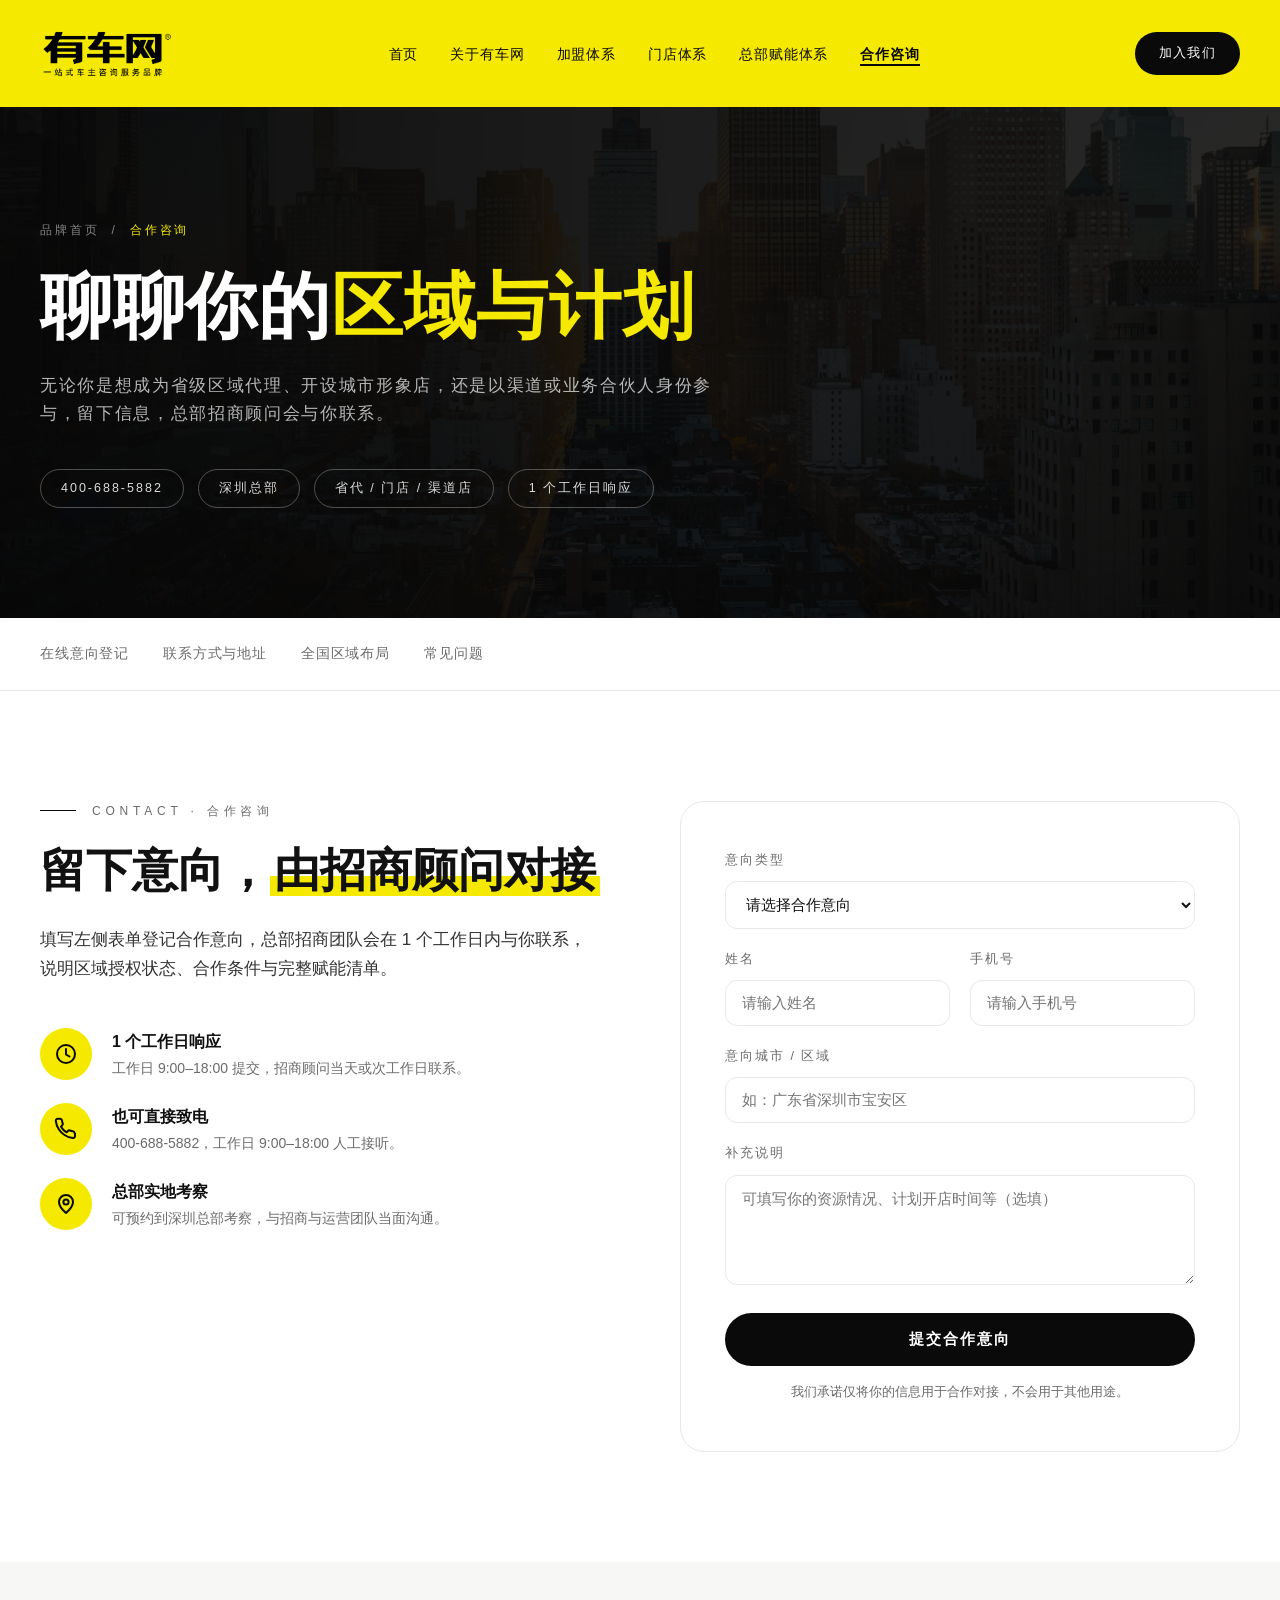
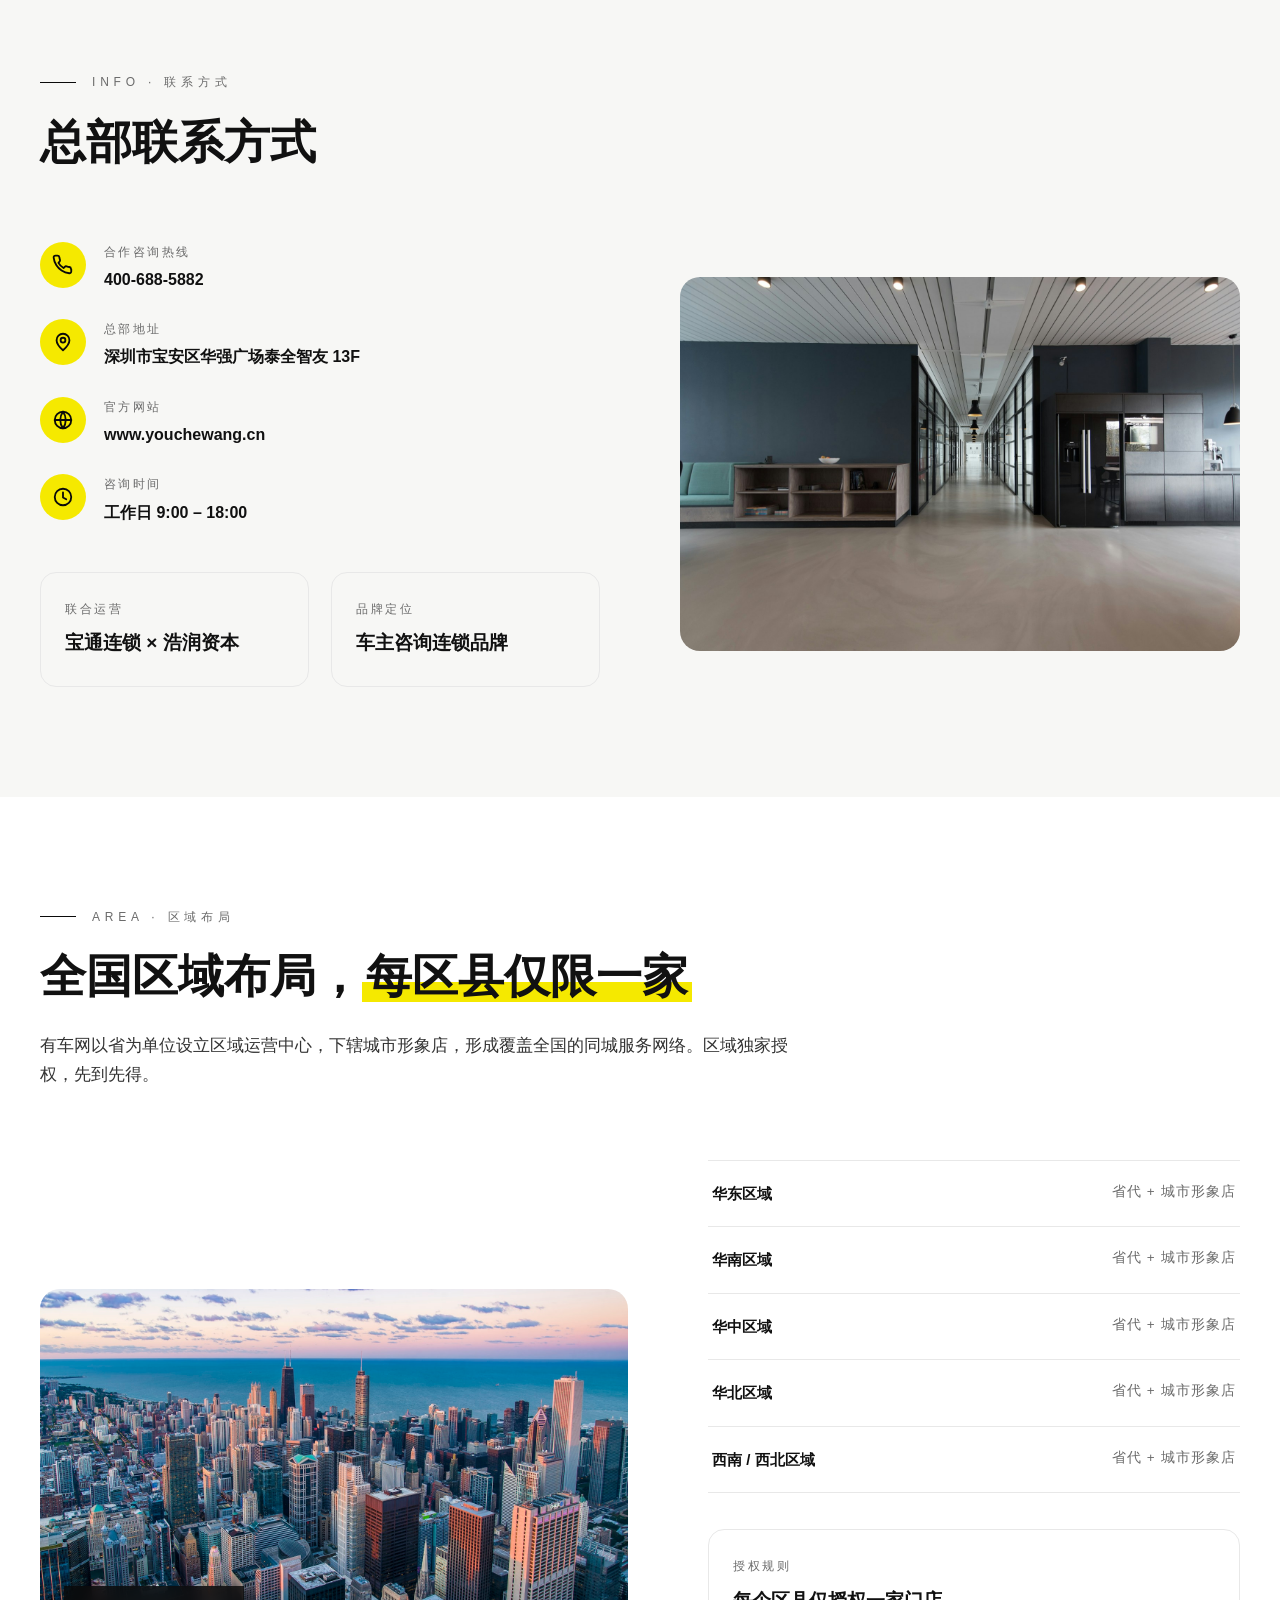
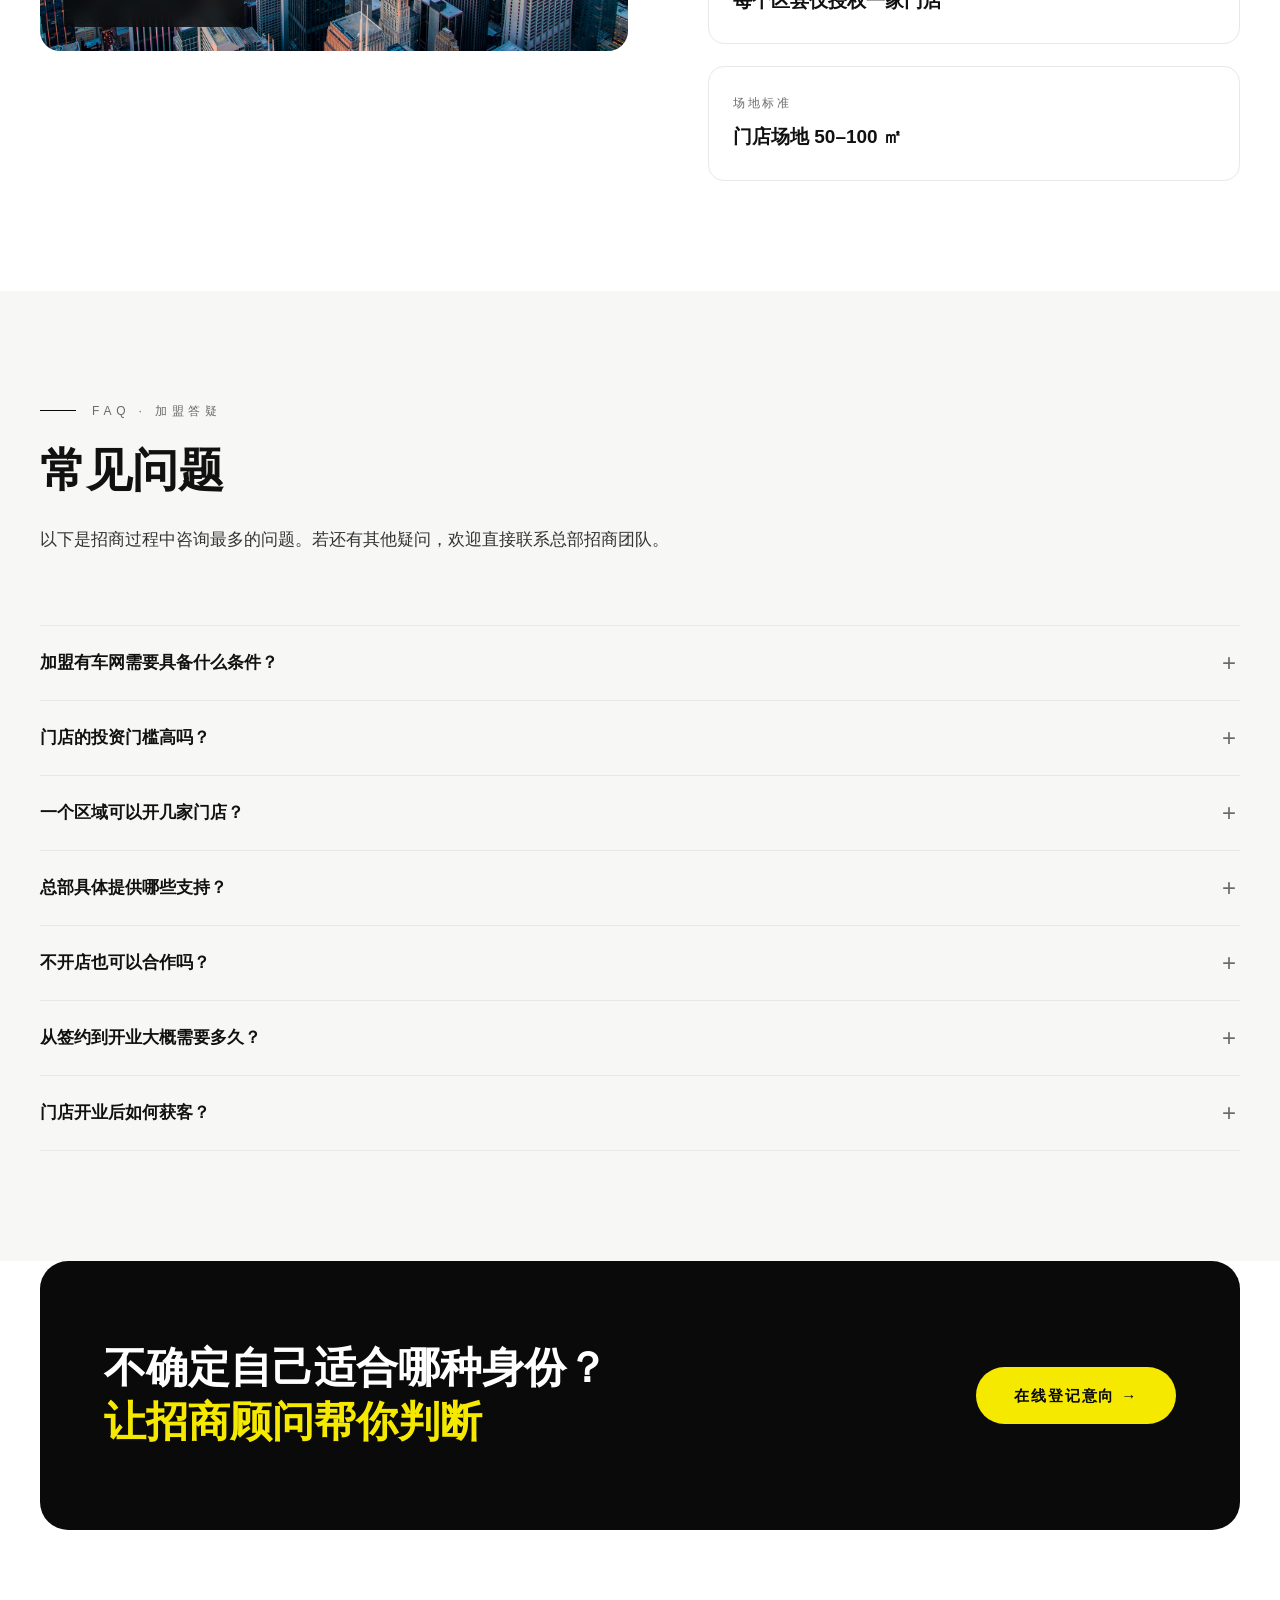
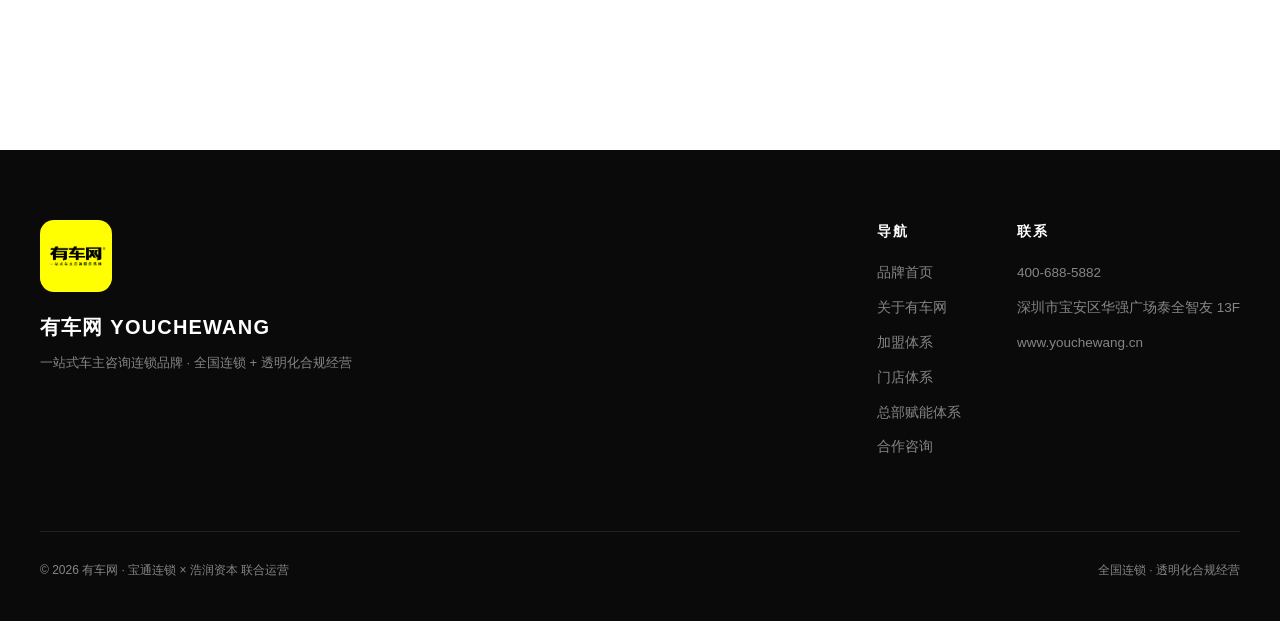
<file: contact.html>
<!DOCTYPE html>
<html lang="zh-CN">
<head>
<meta charset="UTF-8">
<meta name="viewport" content="width=device-width, initial-scale=1.0">
<title>合作咨询 — 在线意向登记｜联系方式｜全国区域布局｜常见问题</title>
<meta name="description" content="有车网合作咨询：在线意向登记（省代 / 门店 / 渠道店），总部联系方式与地址、全国区域布局、加盟常见问题答疑。咨询热线 400-688-5882。">
<link rel="icon" type="image/jpeg" href="assets/logo.jpeg">
<link rel="stylesheet" href="assets/subpage.css">
</head>
<body>

<div id="progress"></div>

<nav id="nav">
  <div class="nav-inner">
    <a href="index.html" class="nav-logo">
      <img src="assets/logo03.png" alt="有车网">
    </a>
    <ul class="nav-links">
      <li><a href="index.html">首页</a></li>
      <li><a href="about.html">关于有车网</a></li>
      <li><a href="join.html">加盟体系</a></li>
      <li><a href="store.html">门店体系</a></li>
      <li><a href="hq.html">总部赋能体系</a></li>
      <li><a href="contact.html" class="active">合作咨询</a></li>
    </ul>
    <a href="contact.html#form" class="nav-cta">加入我们</a>
    <div class="nav-m-right">
      <button class="nav-burger" id="burger" aria-label="菜单"><span></span><span></span><span></span></button>
    </div>
  </div>
</nav>

<div class="m-menu" id="mMenu">
  <a href="index.html"><i>01</i>品牌首页</a>
  <a href="about.html"><i>02</i>关于有车网</a>
  <a href="join.html"><i>03</i>加盟体系</a>
  <a href="store.html"><i>04</i>门店体系</a>
  <a href="hq.html"><i>05</i>总部赋能体系</a>
  <a href="contact.html"><i>06</i>合作咨询</a>
  <div class="m-foot">有车网 YOUCHEWANG · 400-688-5882</div>
</div>

<!-- page hero -->
<header class="page-hero">
  <div class="bg"></div>
  <div class="container inner">
    <div class="crumb"><a href="index.html">品牌首页</a><span>/</span><span style="color:var(--yellow)">合作咨询</span></div>
    <h1>聊聊你的<span class="accent">区域与计划</span></h1>
    <p>无论你是想成为省级区域代理、开设城市形象店，还是以渠道或业务合伙人身份参与，留下信息，总部招商顾问会与你联系。</p>
    <div class="hero-tags">
      <span>400-688-5882</span><span>深圳总部</span><span>省代 / 门店 / 渠道店</span><span>1 个工作日响应</span>
    </div>
  </div>
</header>

<!-- 二级导航 -->
<div class="subnav" id="subnav">
  <div class="subnav-inner">
    <a href="#form" class="active">在线意向登记</a>
    <a href="#info">联系方式与地址</a>
    <a href="#area">全国区域布局</a>
    <a href="#faq">常见问题</a>
  </div>
</div>

<!-- 在线意向登记 -->
<section id="form">
  <div class="container">
    <div class="split split-1to1 top">
      <div class="reveal">
        <div class="sec-kicker">CONTACT · 合作咨询</div>
        <h2 class="sec-title">留下意向，<span class="accent">由招商顾问对接</span></h2>
        <p class="lead">填写左侧表单登记合作意向，总部招商团队会在 1 个工作日内与你联系，说明区域授权状态、合作条件与完整赋能清单。</p>
        <ul class="pt-list" style="margin-top:44px">
          <li>
            <span class="dot"><svg viewBox="0 0 24 24"><circle cx="12" cy="12" r="9"/><path d="M12 7v5.5l3.5 2"/></svg></span>
            <div><b>1 个工作日响应</b><p>工作日 9:00–18:00 提交，招商顾问当天或次工作日联系。</p></div>
          </li>
          <li>
            <span class="dot"><svg viewBox="0 0 24 24"><path d="M21 16.5v2.5a2 2 0 0 1-2.2 2 19 19 0 0 1-8.3-3 18.6 18.6 0 0 1-5.7-5.7 19 19 0 0 1-3-8.4A2 2 0 0 1 3.8 1.7H6a2 2 0 0 1 2 1.7c.1 1 .4 2 .7 2.9a2 2 0 0 1-.5 2.1L7 9.7a15 15 0 0 0 5.6 5.6l1.3-1.3a2 2 0 0 1 2.1-.5c.9.3 1.9.6 2.9.7a2 2 0 0 1 1.7 2z"/></svg></span>
            <div><b>也可直接致电</b><p>400-688-5882，工作日 9:00–18:00 人工接听。</p></div>
          </li>
          <li>
            <span class="dot"><svg viewBox="0 0 24 24"><path d="M12 21s7-6.2 7-11a7 7 0 1 0-14 0c0 4.8 7 11 7 11z"/><circle cx="12" cy="10" r="2.6"/></svg></span>
            <div><b>总部实地考察</b><p>可预约到深圳总部考察，与招商与运营团队当面沟通。</p></div>
          </li>
        </ul>
      </div>

      <div class="reveal" data-d="1">
        <form class="form-card" id="leadForm">
          <div class="field">
            <label class="lb" for="ctype">意向类型</label>
            <select id="ctype" name="type" required>
              <option value="">请选择合作意向</option>
              <option>省级区域代理</option>
              <option>城市形象店</option>
              <option>渠道店合作</option>
              <option>业务合伙人</option>
            </select>
          </div>
          <div class="form-row">
            <div class="field">
              <label class="lb" for="cname">姓名</label>
              <input id="cname" name="name" type="text" placeholder="请输入姓名" required>
            </div>
            <div class="field">
              <label class="lb" for="cphone">手机号</label>
              <input id="cphone" name="phone" type="tel" placeholder="请输入手机号" required>
            </div>
          </div>
          <div class="field">
            <label class="lb" for="ccity">意向城市 / 区域</label>
            <input id="ccity" name="city" type="text" placeholder="如：广东省深圳市宝安区">
          </div>
          <div class="field">
            <label class="lb" for="cmsg">补充说明</label>
            <textarea id="cmsg" name="msg" placeholder="可填写你的资源情况、计划开店时间等（选填）"></textarea>
          </div>
          <button type="submit" class="submit">提交合作意向</button>
          <div class="form-tip">我们承诺仅将你的信息用于合作对接，不会用于其他用途。</div>
          <div class="form-ok" id="formOk"></div>
        </form>
      </div>
    </div>
  </div>
</section>

<!-- 联系方式与地址 -->
<section id="info" class="soft">
  <div class="container">
    <div class="sec-head reveal">
      <div class="sec-kicker">INFO · 联系方式</div>
      <h2 class="sec-title">总部联系方式</h2>
    </div>

    <div class="split split-1to1">
      <div class="reveal">
        <div class="contact-list">
          <div class="item">
            <span class="ic"><svg viewBox="0 0 24 24"><path d="M21 16.5v2.5a2 2 0 0 1-2.2 2 19 19 0 0 1-8.3-3 18.6 18.6 0 0 1-5.7-5.7 19 19 0 0 1-3-8.4A2 2 0 0 1 3.8 1.7H6a2 2 0 0 1 2 1.7c.1 1 .4 2 .7 2.9a2 2 0 0 1-.5 2.1L7 9.7a15 15 0 0 0 5.6 5.6l1.3-1.3a2 2 0 0 1 2.1-.5c.9.3 1.9.6 2.9.7a2 2 0 0 1 1.7 2z"/></svg></span>
            <div><div class="k">合作咨询热线</div><div class="v">400-688-5882</div></div>
          </div>
          <div class="item">
            <span class="ic"><svg viewBox="0 0 24 24"><path d="M12 21s7-6.2 7-11a7 7 0 1 0-14 0c0 4.8 7 11 7 11z"/><circle cx="12" cy="10" r="2.6"/></svg></span>
            <div><div class="k">总部地址</div><div class="v">深圳市宝安区华强广场泰全智友 13F</div></div>
          </div>
          <div class="item">
            <span class="ic"><svg viewBox="0 0 24 24"><circle cx="12" cy="12" r="9"/><path d="M3 12h18"/><path d="M12 3a15 15 0 0 1 0 18 15 15 0 0 1 0-18z"/></svg></span>
            <div><div class="k">官方网站</div><div class="v">www.youchewang.cn</div></div>
          </div>
          <div class="item">
            <span class="ic"><svg viewBox="0 0 24 24"><circle cx="12" cy="12" r="9"/><path d="M12 7v5.5l3.5 2"/></svg></span>
            <div><div class="k">咨询时间</div><div class="v">工作日 9:00 – 18:00</div></div>
          </div>
        </div>

        <div class="fact-grid" style="margin-top:46px">
          <div class="fact"><div class="k">联合运营</div><div class="v">宝通连锁 × 浩润资本</div></div>
          <div class="fact"><div class="k">品牌定位</div><div class="v">车主咨询连锁品牌</div></div>
        </div>
      </div>

      <div class="reveal" data-d="1">
        <div class="media">
          <img src="assets/office.jpg" alt="有车网总部">
        </div>
      </div>
    </div>
  </div>
</section>

<!-- 全国区域布局 -->
<section id="area">
  <div class="container">
    <div class="sec-head reveal">
      <div class="sec-kicker">AREA · 区域布局</div>
      <h2 class="sec-title">全国区域布局，<span class="accent">每区县仅限一家</span></h2>
      <p class="lead">有车网以省为单位设立区域运营中心，下辖城市形象店，形成覆盖全国的同城服务网络。区域独家授权，先到先得。</p>
    </div>

    <div class="split">
      <div class="reveal">
        <div class="media">
          <img src="assets/aerial.jpg" alt="全国区域布局">
          <div style="position:absolute;left:24px;bottom:24px;background:rgba(10,10,10,.82);color:#fff;border-radius:999px;padding:10px 22px;font-size:12.5px;letter-spacing:.16em;backdrop-filter:blur(8px)">全国连锁 · 区域独家</div>
        </div>
      </div>
      <div class="reveal" data-d="1">
        <ul style="list-style:none;border-top:1px solid var(--line)">
          <li style="display:flex;justify-content:space-between;gap:20px;padding:20px 4px;border-bottom:1px solid var(--line)"><span style="font-weight:700;font-size:15px">华东区域</span><span style="color:var(--grey);font-size:13.5px;letter-spacing:.08em">省代 + 城市形象店</span></li>
          <li style="display:flex;justify-content:space-between;gap:20px;padding:20px 4px;border-bottom:1px solid var(--line)"><span style="font-weight:700;font-size:15px">华南区域</span><span style="color:var(--grey);font-size:13.5px;letter-spacing:.08em">省代 + 城市形象店</span></li>
          <li style="display:flex;justify-content:space-between;gap:20px;padding:20px 4px;border-bottom:1px solid var(--line)"><span style="font-weight:700;font-size:15px">华中区域</span><span style="color:var(--grey);font-size:13.5px;letter-spacing:.08em">省代 + 城市形象店</span></li>
          <li style="display:flex;justify-content:space-between;gap:20px;padding:20px 4px;border-bottom:1px solid var(--line)"><span style="font-weight:700;font-size:15px">华北区域</span><span style="color:var(--grey);font-size:13.5px;letter-spacing:.08em">省代 + 城市形象店</span></li>
          <li style="display:flex;justify-content:space-between;gap:20px;padding:20px 4px;border-bottom:1px solid var(--line)"><span style="font-weight:700;font-size:15px">西南 / 西北区域</span><span style="color:var(--grey);font-size:13.5px;letter-spacing:.08em">省代 + 城市形象店</span></li>
        </ul>
        <div class="fact-grid" style="margin-top:36px;grid-template-columns:1fr">
          <div class="fact"><div class="k">授权规则</div><div class="v">每个区县仅授权一家门店</div></div>
          <div class="fact"><div class="k">场地标准</div><div class="v">门店场地 50–100 ㎡</div></div>
        </div>
      </div>
    </div>
  </div>
</section>

<!-- 常见问题 -->
<section id="faq" class="soft">
  <div class="container">
    <div class="sec-head reveal">
      <div class="sec-kicker">FAQ · 加盟答疑</div>
      <h2 class="sec-title">常见问题</h2>
      <p class="lead">以下是招商过程中咨询最多的问题。若还有其他疑问，欢迎直接联系总部招商团队。</p>
    </div>

    <div class="faq reveal">
      <div class="faq-item">
        <button class="faq-q">加盟有车网需要具备什么条件？</button>
        <div class="faq-a"><p>认同品牌的合规经营理念，具备本地市场资源与经营意愿，并能落实 50–100 ㎡ 的门店场地即可。总部更看重合作方的经营意愿与执行力，资质与条件会在审核环节一并沟通。</p></div>
      </div>
      <div class="faq-item">
        <button class="faq-q">门店的投资门槛高吗？</button>
        <div class="faq-a"><p>有车网门店走轻资产路线：低门槛、无重资产、无大额装修、无需旺铺。门店以品牌化街铺形式经营，重点在标准落地而非高投入。</p></div>
      </div>
      <div class="faq-item">
        <button class="faq-q">一个区域可以开几家门店？</button>
        <div class="faq-a"><p>每个区县仅授权一家门店，区域独家。省级区域代理负责本省范围内的加盟门店招商与市场管理，保障同城门店的经营空间与品牌秩序。</p></div>
      </div>
      <div class="faq-item">
        <button class="faq-q">总部具体提供哪些支持？</button>
        <div class="faq-a"><p>总部提供七大赋能体系：品牌 VI/SI 授权、全套开店 SOP 指导（选址—装修—开业—运营）、产品与方案培训、同城获客与异业拓客体系、文案库与 AI 设计 / 短视频素材持续输出、平台流量点位赋能、合规风控全套体系。</p></div>
      </div>
      <div class="faq-item">
        <button class="faq-q">不开店也可以合作吗？</button>
        <div class="faq-a"><p>可以。业务合伙人是与加盟体系并行的配套参与方式，不需要开店，可挂靠省级代理或加盟门店，做资源拓展与客户推荐，按业务成果获取佣金。</p></div>
      </div>
      <div class="faq-item">
        <button class="faq-q">从签约到开业大概需要多久？</button>
        <div class="faq-a"><p>整体按七步流程推进：咨询 → 考察 → 审核 → 签约 → 选址 → 培训 → 开业。具体周期视场地落实进度与培训安排而定，总部招商与运营督导会全程跟进。</p></div>
      </div>
      <div class="faq-item">
        <button class="faq-q">门店开业后如何获客？</button>
        <div class="faq-a"><p>依托五大获客体系：五公里本地私域运营、同城地图流量运营、同城平台运营、个人 IP 与朋友圈运营、异业渠道合作运营；同时总部陪跑门店主运营抖音、视频号、小红书，提供文案支持，店主自行拍摄，督导陪跑监督。</p></div>
      </div>
    </div>
  </div>
</section>

<!-- CTA -->
<section style="padding-top:0">
  <div class="container">
    <div class="cta reveal">
      <h2>不确定自己适合哪种身份？<br><span class="accent">让招商顾问帮你判断</span></h2>
      <a href="#form" class="btn">在线登记意向 →</a>
    </div>
  </div>
</section>

<footer>
  <div class="container">
    <div class="foot-top">
      <div class="foot-brand">
        <img src="assets/logo.jpeg" alt="有车网">
        <div class="n">有车网 YOUCHEWANG</div>
        <p>一站式车主咨询连锁品牌 · 全国连锁 + 透明化合规经营</p>
      </div>
      <div class="foot-links">
        <div>
          <h5>导航</h5>
          <a href="index.html">品牌首页</a>
          <a href="about.html">关于有车网</a>
          <a href="join.html">加盟体系</a>
          <a href="store.html">门店体系</a>
          <a href="hq.html">总部赋能体系</a>
          <a href="contact.html">合作咨询</a>
        </div>
        <div>
          <h5>联系</h5>
          <a href="tel:400-688-5882">400-688-5882</a>
          <a href="#info">深圳市宝安区华强广场泰全智友 13F</a>
          <a href="tel:400-688-5882">www.youchewang.cn</a>
        </div>
      </div>
    </div>
    <div class="foot-bottom">
      <span>© 2026 有车网 · 宝通连锁 × 浩润资本 联合运营</span>
      <span>全国连锁 · 透明化合规经营</span>
    </div>
  </div>
</footer>

<a href="#form" class="m-contact">加入</a>
<button id="toTop" title="回到顶部">↑</button>

<script src="assets/subpage.js"></script>
</body>
</html>
</file>
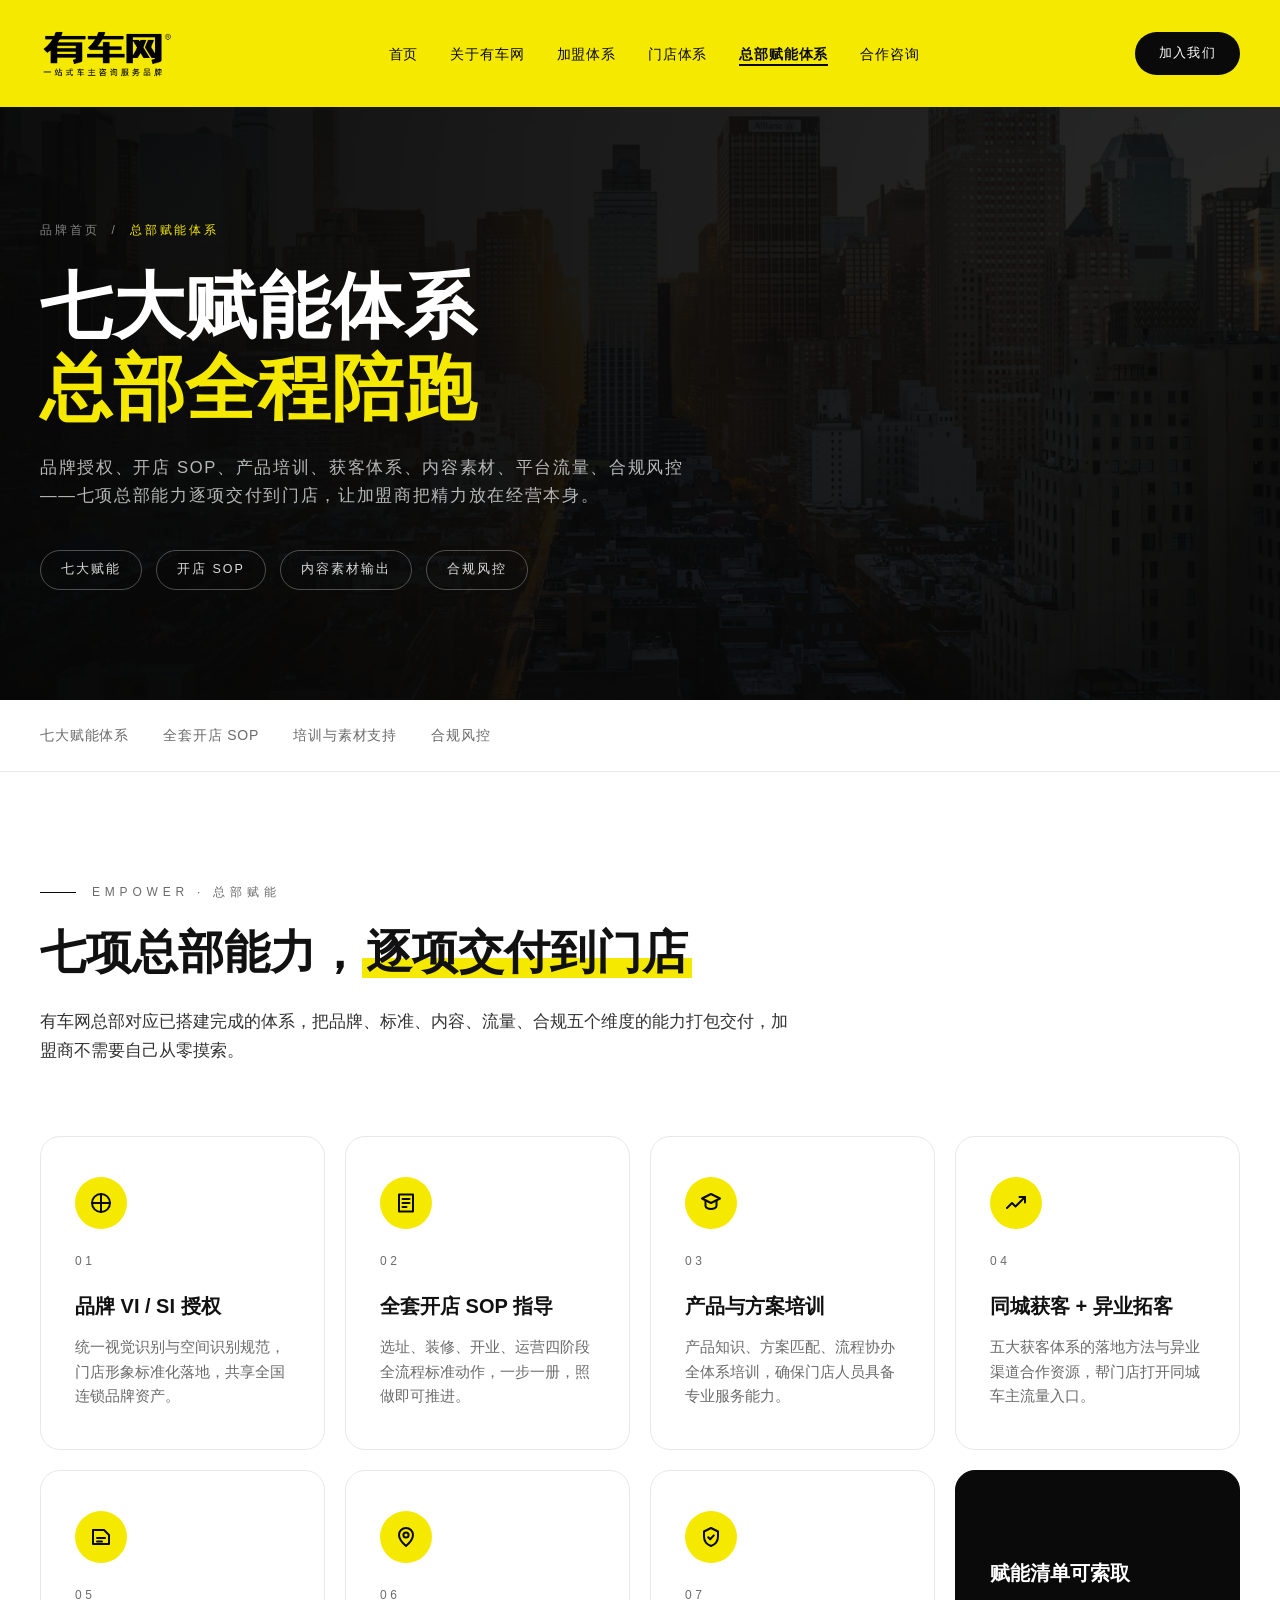
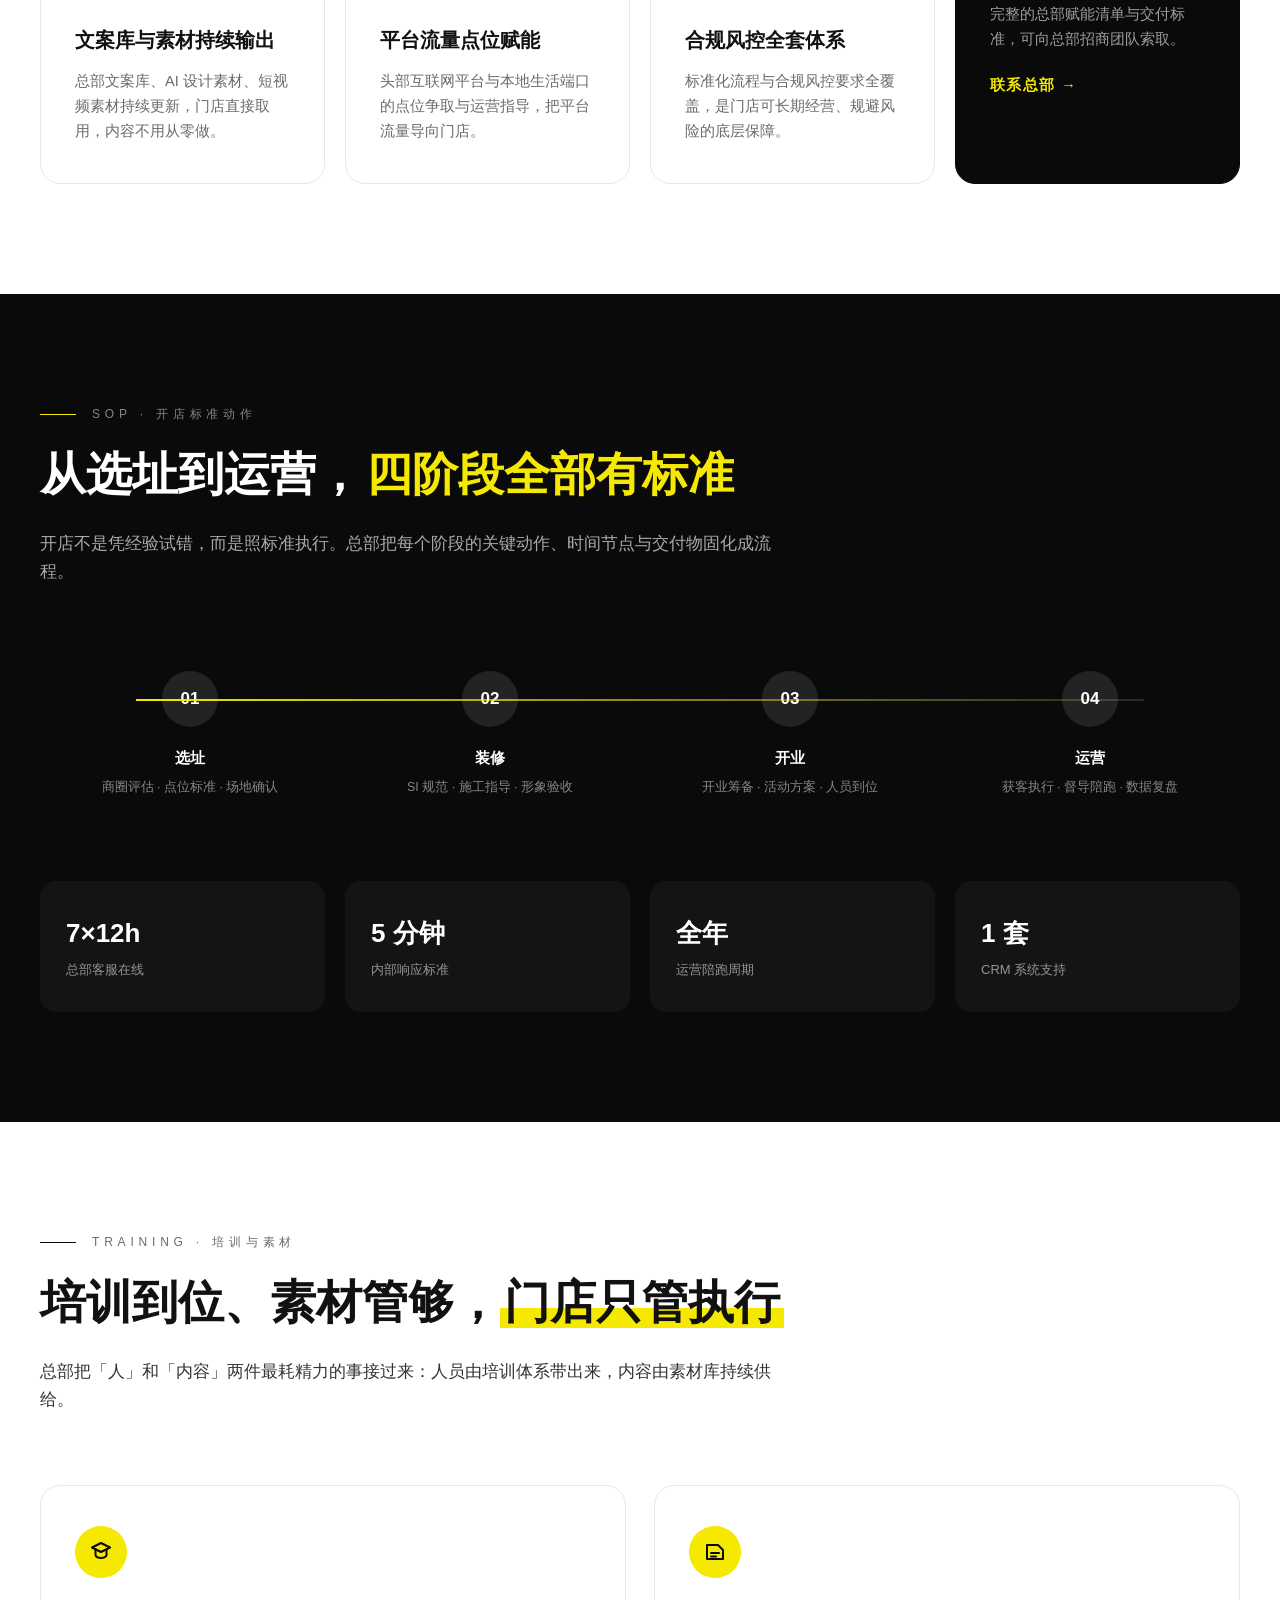
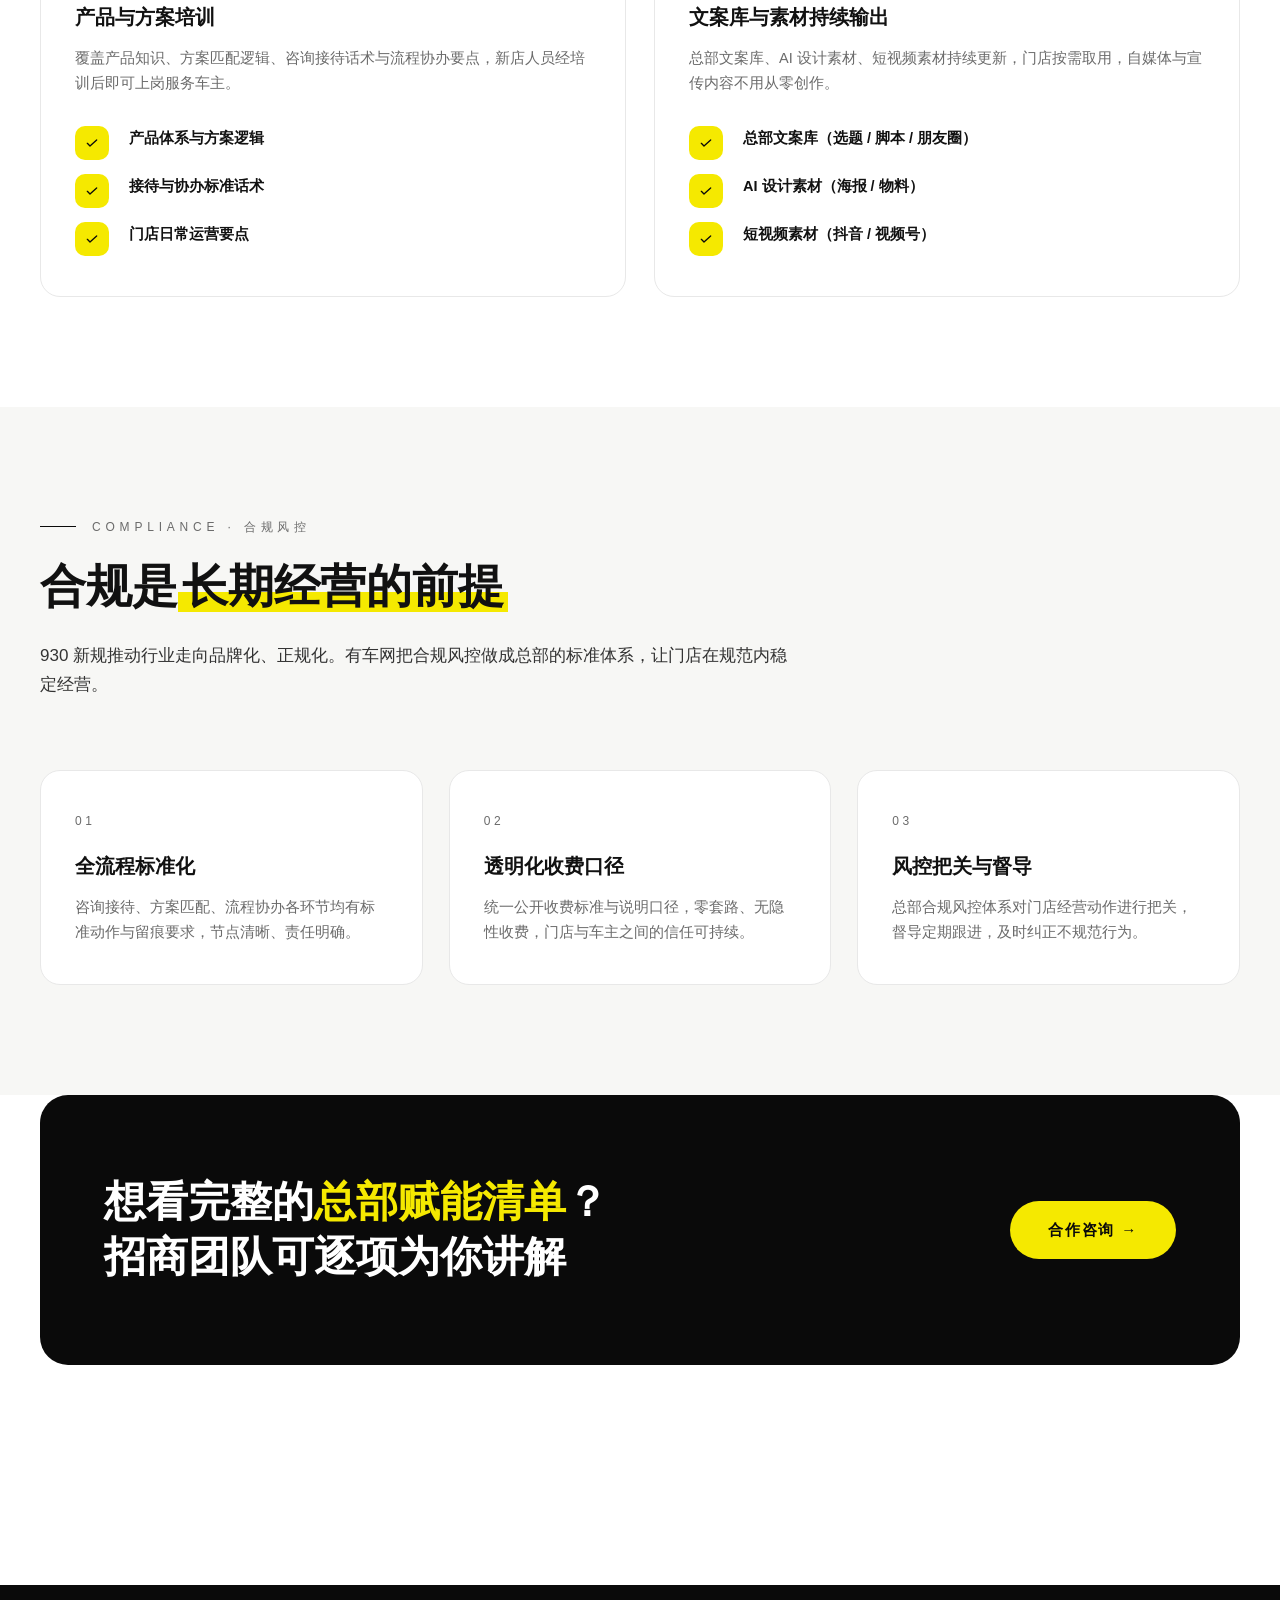
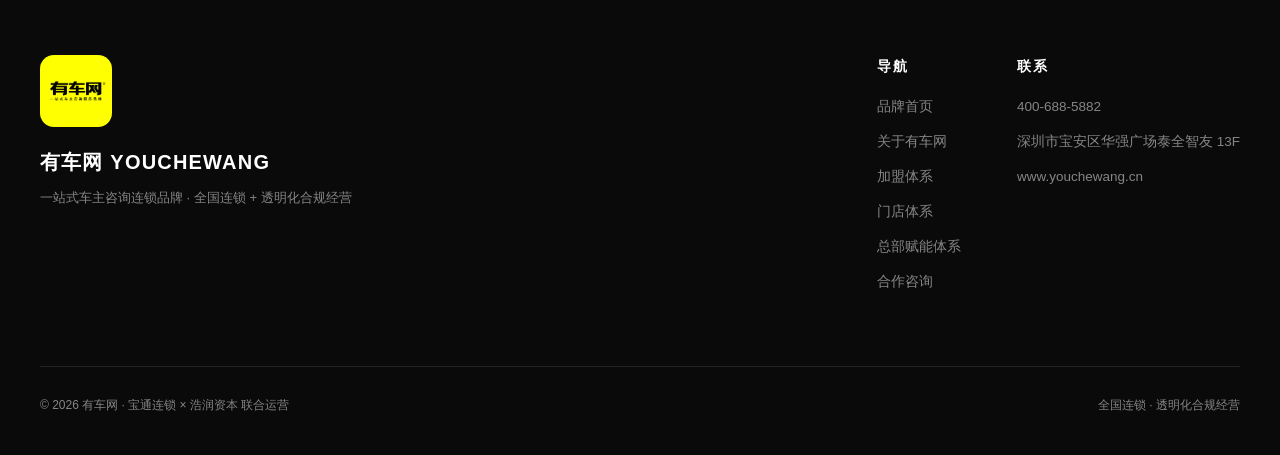
<file: hq.html>
<!DOCTYPE html>
<html lang="zh-CN">
<head>
<meta charset="UTF-8">
<meta name="viewport" content="width=device-width, initial-scale=1.0">
<title>总部赋能体系 — 七大赋能｜开店SOP｜培训陪跑｜合规风控</title>
<meta name="description" content="有车网总部七大赋能体系：品牌 VI/SI 授权、全套开店 SOP、产品与方案培训、同城获客与异业拓客、文案与设计素材输出、平台流量点位赋能、合规风控全套体系。">
<link rel="icon" type="image/jpeg" href="assets/logo.jpeg">
<link rel="stylesheet" href="assets/subpage.css">
</head>
<body>

<div id="progress"></div>

<nav id="nav">
  <div class="nav-inner">
    <a href="index.html" class="nav-logo">
      <img src="assets/logo03.png" alt="有车网">
    </a>
    <ul class="nav-links">
      <li><a href="index.html">首页</a></li>
      <li><a href="about.html">关于有车网</a></li>
      <li><a href="join.html">加盟体系</a></li>
      <li><a href="store.html">门店体系</a></li>
      <li><a href="hq.html" class="active">总部赋能体系</a></li>
      <li><a href="contact.html">合作咨询</a></li>
    </ul>
    <a href="contact.html#form" class="nav-cta">加入我们</a>
    <div class="nav-m-right">
      <button class="nav-burger" id="burger" aria-label="菜单"><span></span><span></span><span></span></button>
    </div>
  </div>
</nav>

<div class="m-menu" id="mMenu">
  <a href="index.html"><i>01</i>品牌首页</a>
  <a href="about.html"><i>02</i>关于有车网</a>
  <a href="join.html"><i>03</i>加盟体系</a>
  <a href="store.html"><i>04</i>门店体系</a>
  <a href="hq.html"><i>05</i>总部赋能体系</a>
  <a href="contact.html"><i>06</i>合作咨询</a>
  <div class="m-foot">有车网 YOUCHEWANG · 400-688-5882</div>
</div>

<!-- page hero -->
<header class="page-hero">
  <div class="bg"></div>
  <div class="container inner">
    <div class="crumb"><a href="index.html">品牌首页</a><span>/</span><span style="color:var(--yellow)">总部赋能体系</span></div>
    <h1>七大赋能体系<br><span class="accent">总部全程陪跑</span></h1>
    <p>品牌授权、开店 SOP、产品培训、获客体系、内容素材、平台流量、合规风控——七项总部能力逐项交付到门店，让加盟商把精力放在经营本身。</p>
    <div class="hero-tags">
      <span>七大赋能</span><span>开店 SOP</span><span>内容素材输出</span><span>合规风控</span>
    </div>
  </div>
</header>

<!-- 二级导航 -->
<div class="subnav" id="subnav">
  <div class="subnav-inner">
    <a href="#power" class="active">七大赋能体系</a>
    <a href="#sop">全套开店 SOP</a>
    <a href="#training">培训与素材支持</a>
    <a href="#compliance">合规风控</a>
  </div>
</div>

<!-- 七大赋能体系 -->
<section id="power">
  <div class="container">
    <div class="sec-head reveal">
      <div class="sec-kicker">EMPOWER · 总部赋能</div>
      <h2 class="sec-title">七项总部能力，<span class="accent">逐项交付到门店</span></h2>
      <p class="lead">有车网总部对应已搭建完成的体系，把品牌、标准、内容、流量、合规五个维度的能力打包交付，加盟商不需要自己从零摸索。</p>
    </div>

    <div class="grid-4">
      <div class="card reveal" data-d="1">
        <div class="ic"><svg viewBox="0 0 24 24"><circle cx="12" cy="12" r="9"/><path d="M12 3v18"/><path d="M3 12h18"/></svg></div>
        <div class="idx">01</div>
        <h3>品牌 VI / SI 授权</h3>
        <p>统一视觉识别与空间识别规范，门店形象标准化落地，共享全国连锁品牌资产。</p>
      </div>
      <div class="card reveal" data-d="2">
        <div class="ic"><svg viewBox="0 0 24 24"><path d="M5 3.5h14v17H5z"/><path d="M8.5 8h7"/><path d="M8.5 12h7"/><path d="M8.5 16h4"/></svg></div>
        <div class="idx">02</div>
        <h3>全套开店 SOP 指导</h3>
        <p>选址、装修、开业、运营四阶段全流程标准动作，一步一册，照做即可推进。</p>
      </div>
      <div class="card reveal" data-d="3">
        <div class="ic"><svg viewBox="0 0 24 24"><path d="M3 7.5l9-4.5 9 4.5-9 4.5-9-4.5z"/><path d="M6.5 9.8V15c0 1.6 2.5 3 5.5 3s5.5-1.4 5.5-3V9.8"/></svg></div>
        <div class="idx">03</div>
        <h3>产品与方案培训</h3>
        <p>产品知识、方案匹配、流程协办全体系培训，确保门店人员具备专业服务能力。</p>
      </div>
      <div class="card reveal" data-d="4">
        <div class="ic"><svg viewBox="0 0 24 24"><path d="M3 17l5-5 3.5 3.5L21 6"/><path d="M15.5 6H21v5.5"/></svg></div>
        <div class="idx">04</div>
        <h3>同城获客 + 异业拓客</h3>
        <p>五大获客体系的落地方法与异业渠道合作资源，帮门店打开同城车主流量入口。</p>
      </div>
      <div class="card reveal" data-d="5">
        <div class="ic"><svg viewBox="0 0 24 24"><path d="M4 5h11l5 5v9H4z"/><path d="M8 13h8"/><path d="M8 16.5h5"/></svg></div>
        <div class="idx">05</div>
        <h3>文案库与素材持续输出</h3>
        <p>总部文案库、AI 设计素材、短视频素材持续更新，门店直接取用，内容不用从零做。</p>
      </div>
      <div class="card reveal" data-d="6">
        <div class="ic"><svg viewBox="0 0 24 24"><path d="M12 21s7-6.2 7-11a7 7 0 1 0-14 0c0 4.8 7 11 7 11z"/><circle cx="12" cy="10" r="2.6"/></svg></div>
        <div class="idx">06</div>
        <h3>平台流量点位赋能</h3>
        <p>头部互联网平台与本地生活端口的点位争取与运营指导，把平台流量导向门店。</p>
      </div>
      <div class="card reveal" data-d="6">
        <div class="ic"><svg viewBox="0 0 24 24"><path d="M12 3l7 3.5v5c0 4.5-3 8-7 9.5-4-1.5-7-5-7-9.5v-5L12 3z"/><path d="M9.2 12.2l2 2 3.6-3.8"/></svg></div>
        <div class="idx">07</div>
        <h3>合规风控全套体系</h3>
        <p>标准化流程与合规风控要求全覆盖，是门店可长期经营、规避风险的底层保障。</p>
      </div>
      <div class="card reveal" data-d="6" style="background:var(--black);border-color:var(--black);display:flex;flex-direction:column;justify-content:center">
        <h3 style="color:#fff">赋能清单可索取</h3>
        <p style="color:rgba(255,255,255,.6)">完整的总部赋能清单与交付标准，可向总部招商团队索取。</p>
        <a href="contact.html" style="display:inline-flex;align-items:center;gap:8px;margin-top:22px;color:var(--yellow);font-weight:700;font-size:14.5px;letter-spacing:.1em">联系总部 →</a>
      </div>
    </div>
  </div>
</section>

<!-- 开店 SOP -->
<section id="sop" class="dark">
  <div class="container">
    <div class="sec-head reveal">
      <div class="sec-kicker">SOP · 开店标准动作</div>
      <h2 class="sec-title">从选址到运营，<span class="accent">四阶段全部有标准</span></h2>
      <p class="lead">开店不是凭经验试错，而是照标准执行。总部把每个阶段的关键动作、时间节点与交付物固化成流程。</p>
    </div>

    <div class="steps steps-line">
      <div class="step reveal" data-d="1"><div class="num">01</div><b>选址</b><span>商圈评估 · 点位标准 · 场地确认</span></div>
      <div class="step reveal" data-d="2"><div class="num">02</div><b>装修</b><span>SI 规范 · 施工指导 · 形象验收</span></div>
      <div class="step reveal" data-d="3"><div class="num">03</div><b>开业</b><span>开业筹备 · 活动方案 · 人员到位</span></div>
      <div class="step reveal" data-d="4"><div class="num">04</div><b>运营</b><span>获客执行 · 督导陪跑 · 数据复盘</span></div>
    </div>

    <div class="power-grid" style="margin-top:64px">
      <div class="power reveal" data-d="1"><b>7×12h</b><span>总部客服在线</span></div>
      <div class="power reveal" data-d="2"><b>5 分钟</b><span>内部响应标准</span></div>
      <div class="power reveal" data-d="3"><b>全年</b><span>运营陪跑周期</span></div>
      <div class="power reveal" data-d="4"><b>1 套</b><span>CRM 系统支持</span></div>
    </div>
  </div>
</section>

<!-- 培训与素材支持 -->
<section id="training">
  <div class="container">
    <div class="sec-head reveal">
      <div class="sec-kicker">TRAINING · 培训与素材</div>
      <h2 class="sec-title">培训到位、素材管够，<span class="accent">门店只管执行</span></h2>
      <p class="lead">总部把「人」和「内容」两件最耗精力的事接过来：人员由培训体系带出来，内容由素材库持续供给。</p>
    </div>

    <div class="grid-2">
      <div class="card reveal" data-d="1">
        <div class="ic"><svg viewBox="0 0 24 24"><path d="M3 7.5l9-4.5 9 4.5-9 4.5-9-4.5z"/><path d="M6.5 9.8V15c0 1.6 2.5 3 5.5 3s5.5-1.4 5.5-3V9.8"/></svg></div>
        <h3>产品与方案培训</h3>
        <p>覆盖产品知识、方案匹配逻辑、咨询接待话术与流程协办要点，新店人员经培训后即可上岗服务车主。</p>
        <ul class="pt-list" style="margin-top:30px;gap:14px">
          <li><span class="dot" style="width:34px;height:34px;border-radius:10px"><svg viewBox="0 0 24 24" style="width:16px;height:16px"><path d="M5 12.5l4 4 10-9"/></svg></span><div><b style="font-size:14.5px">产品体系与方案逻辑</b></div></li>
          <li><span class="dot" style="width:34px;height:34px;border-radius:10px"><svg viewBox="0 0 24 24" style="width:16px;height:16px"><path d="M5 12.5l4 4 10-9"/></svg></span><div><b style="font-size:14.5px">接待与协办标准话术</b></div></li>
          <li><span class="dot" style="width:34px;height:34px;border-radius:10px"><svg viewBox="0 0 24 24" style="width:16px;height:16px"><path d="M5 12.5l4 4 10-9"/></svg></span><div><b style="font-size:14.5px">门店日常运营要点</b></div></li>
        </ul>
      </div>

      <div class="card reveal" data-d="2">
        <div class="ic"><svg viewBox="0 0 24 24"><path d="M4 5h11l5 5v9H4z"/><path d="M8 13h8"/><path d="M8 16.5h5"/></svg></div>
        <h3>文案库与素材持续输出</h3>
        <p>总部文案库、AI 设计素材、短视频素材持续更新，门店按需取用，自媒体与宣传内容不用从零创作。</p>
        <ul class="pt-list" style="margin-top:30px;gap:14px">
          <li><span class="dot" style="width:34px;height:34px;border-radius:10px"><svg viewBox="0 0 24 24" style="width:16px;height:16px"><path d="M5 12.5l4 4 10-9"/></svg></span><div><b style="font-size:14.5px">总部文案库（选题 / 脚本 / 朋友圈）</b></div></li>
          <li><span class="dot" style="width:34px;height:34px;border-radius:10px"><svg viewBox="0 0 24 24" style="width:16px;height:16px"><path d="M5 12.5l4 4 10-9"/></svg></span><div><b style="font-size:14.5px">AI 设计素材（海报 / 物料）</b></div></li>
          <li><span class="dot" style="width:34px;height:34px;border-radius:10px"><svg viewBox="0 0 24 24" style="width:16px;height:16px"><path d="M5 12.5l4 4 10-9"/></svg></span><div><b style="font-size:14.5px">短视频素材（抖音 / 视频号）</b></div></li>
        </ul>
      </div>
    </div>
  </div>
</section>

<!-- 合规风控 -->
<section id="compliance" class="soft">
  <div class="container">
    <div class="sec-head reveal">
      <div class="sec-kicker">COMPLIANCE · 合规风控</div>
      <h2 class="sec-title">合规是<span class="accent">长期经营的前提</span></h2>
      <p class="lead">930 新规推动行业走向品牌化、正规化。有车网把合规风控做成总部的标准体系，让门店在规范内稳定经营。</p>
    </div>

    <div class="grid-3">
      <div class="card reveal" data-d="1">
        <div class="idx">01</div>
        <h3>全流程标准化</h3>
        <p>咨询接待、方案匹配、流程协办各环节均有标准动作与留痕要求，节点清晰、责任明确。</p>
      </div>
      <div class="card reveal" data-d="2">
        <div class="idx">02</div>
        <h3>透明化收费口径</h3>
        <p>统一公开收费标准与说明口径，零套路、无隐性收费，门店与车主之间的信任可持续。</p>
      </div>
      <div class="card reveal" data-d="3">
        <div class="idx">03</div>
        <h3>风控把关与督导</h3>
        <p>总部合规风控体系对门店经营动作进行把关，督导定期跟进，及时纠正不规范行为。</p>
      </div>
    </div>
  </div>
</section>

<!-- CTA -->
<section style="padding-top:0">
  <div class="container">
    <div class="cta reveal">
      <h2>想看完整的<span class="accent">总部赋能清单</span>？<br>招商团队可逐项为你讲解</h2>
      <a href="contact.html" class="btn">合作咨询 →</a>
    </div>
  </div>
</section>

<footer>
  <div class="container">
    <div class="foot-top">
      <div class="foot-brand">
        <img src="assets/logo.jpeg" alt="有车网">
        <div class="n">有车网 YOUCHEWANG</div>
        <p>一站式车主咨询连锁品牌 · 全国连锁 + 透明化合规经营</p>
      </div>
      <div class="foot-links">
        <div>
          <h5>导航</h5>
          <a href="index.html">品牌首页</a>
          <a href="about.html">关于有车网</a>
          <a href="join.html">加盟体系</a>
          <a href="store.html">门店体系</a>
          <a href="hq.html">总部赋能体系</a>
          <a href="contact.html">合作咨询</a>
        </div>
        <div>
          <h5>联系</h5>
          <a href="tel:400-688-5882">400-688-5882</a>
          <a href="contact.html">深圳市宝安区华强广场泰全智友 13F</a>
          <a href="contact.html">www.youchewang.cn</a>
        </div>
      </div>
    </div>
    <div class="foot-bottom">
      <span>© 2026 有车网 · 宝通连锁 × 浩润资本 联合运营</span>
      <span>全国连锁 · 透明化合规经营</span>
    </div>
  </div>
</footer>

<a href="contact.html#form" class="m-contact">加入</a>
<button id="toTop" title="回到顶部">↑</button>

<script src="assets/subpage.js"></script>
</body>
</html>
</file>
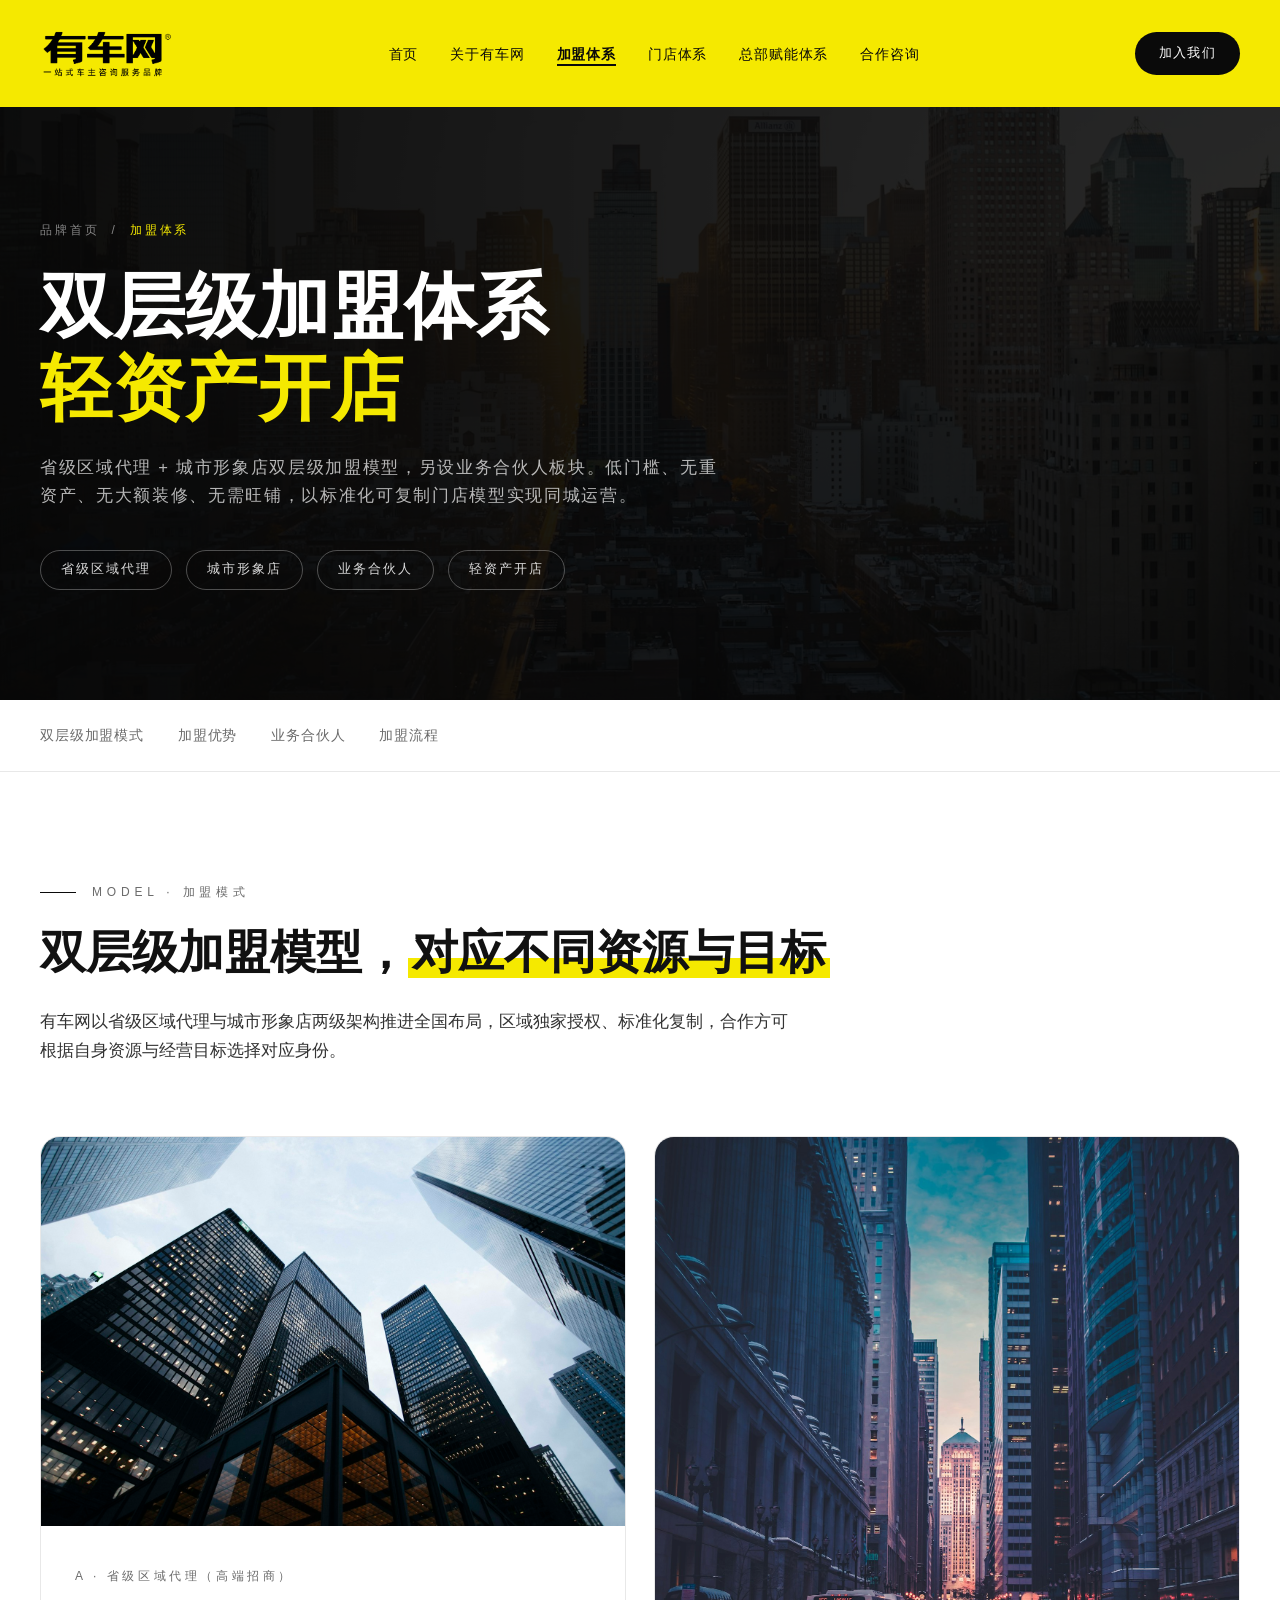
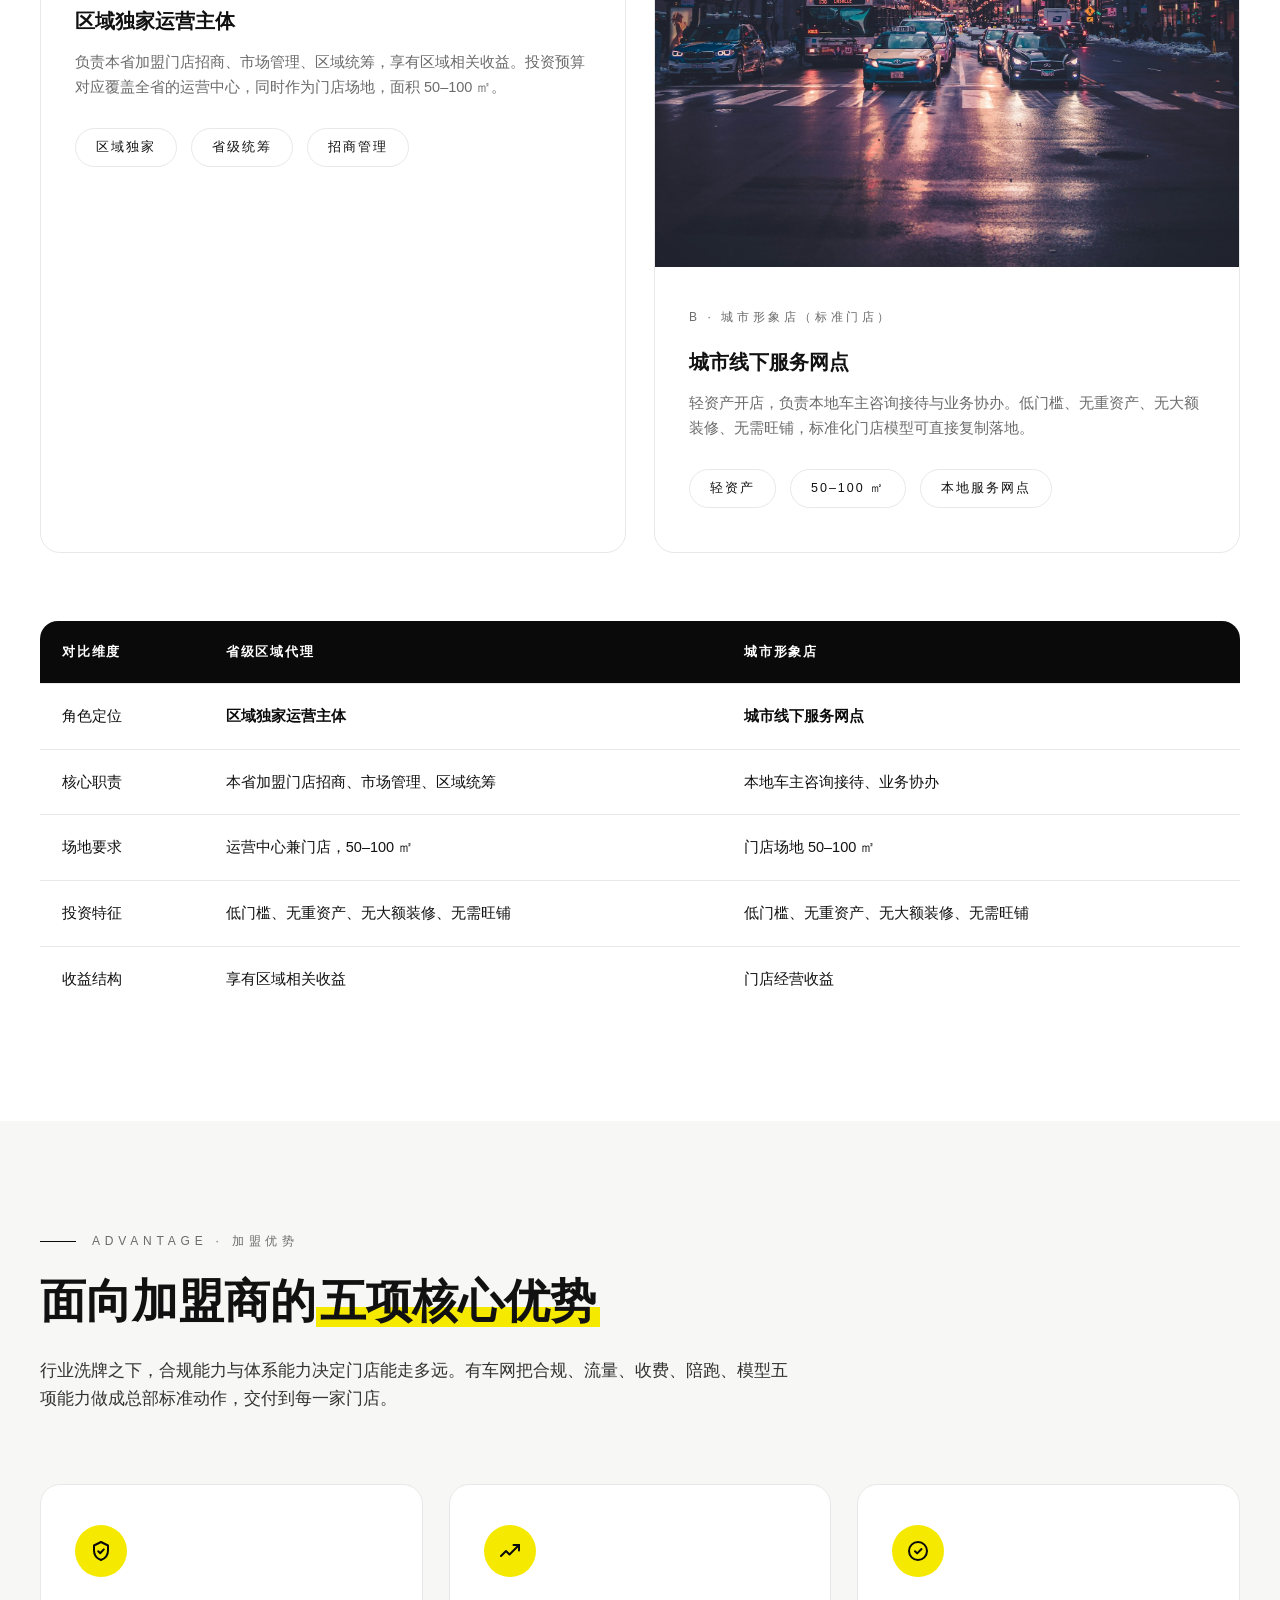
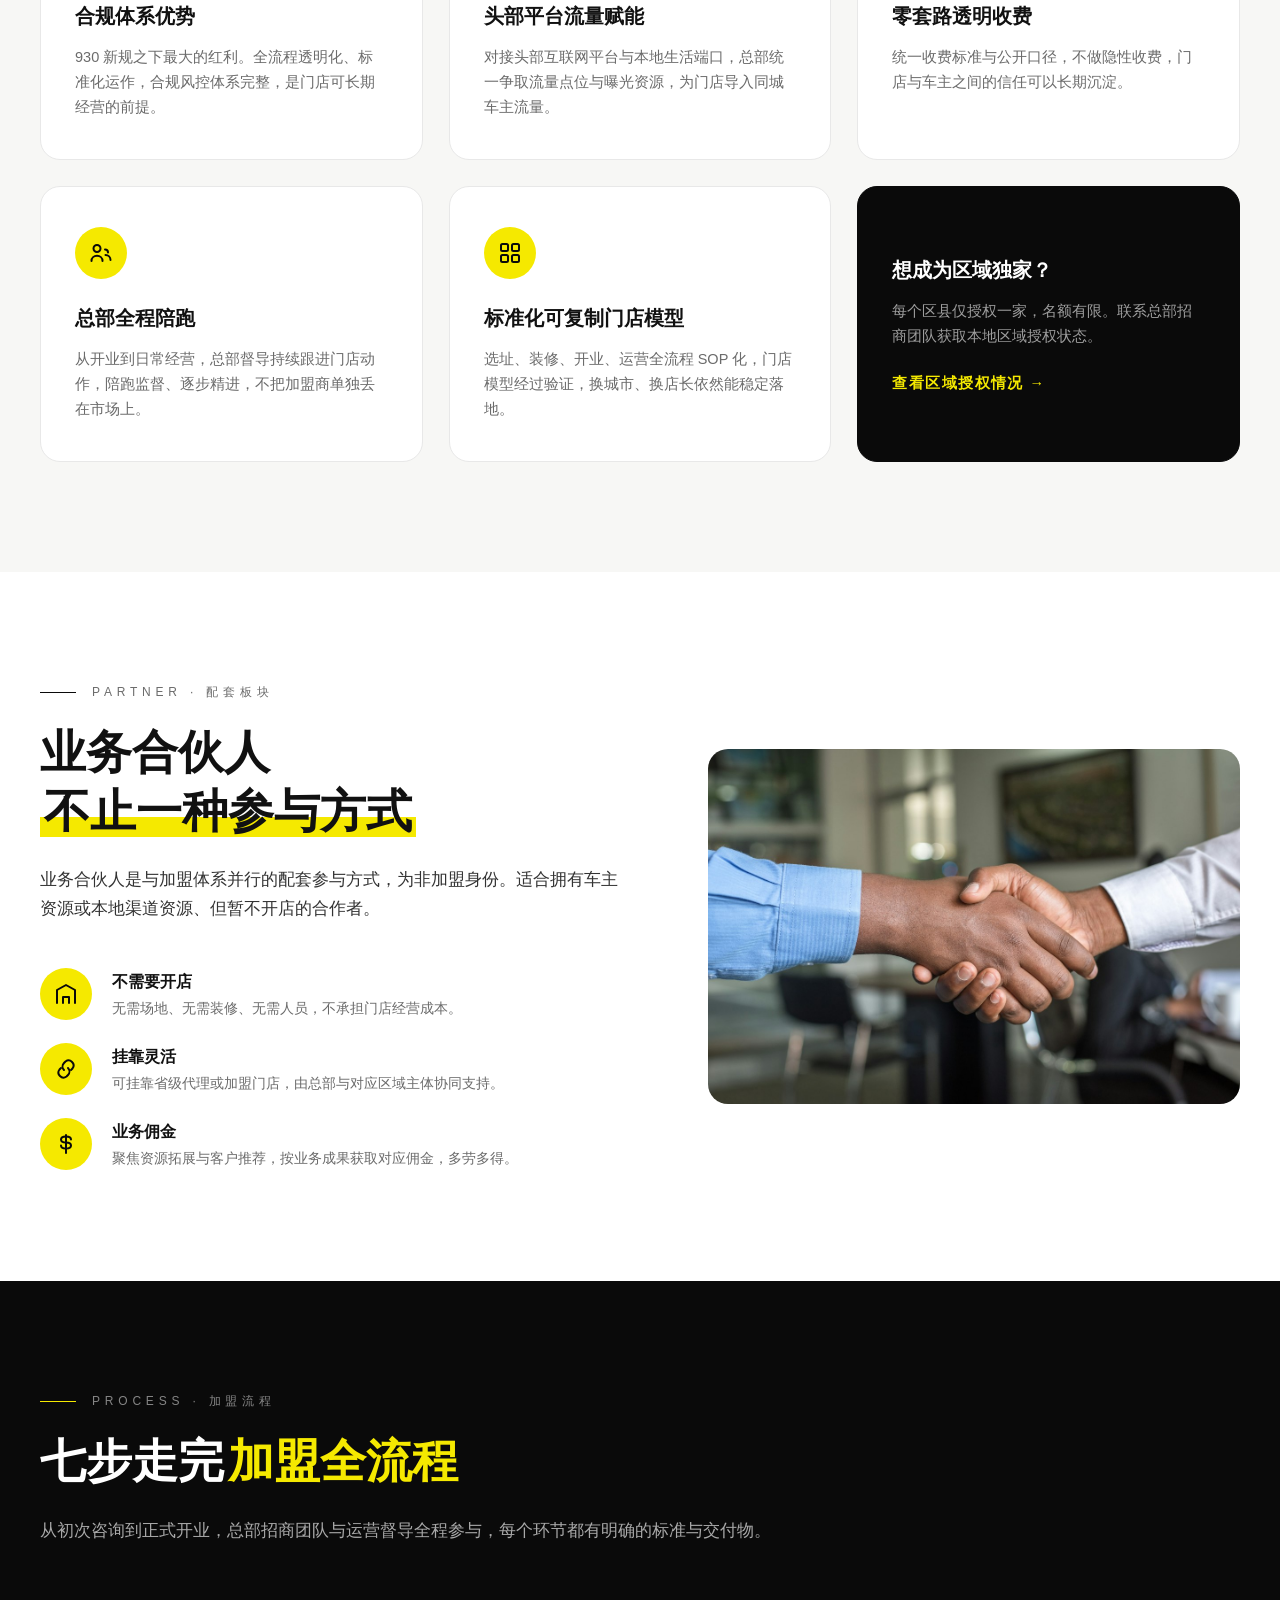
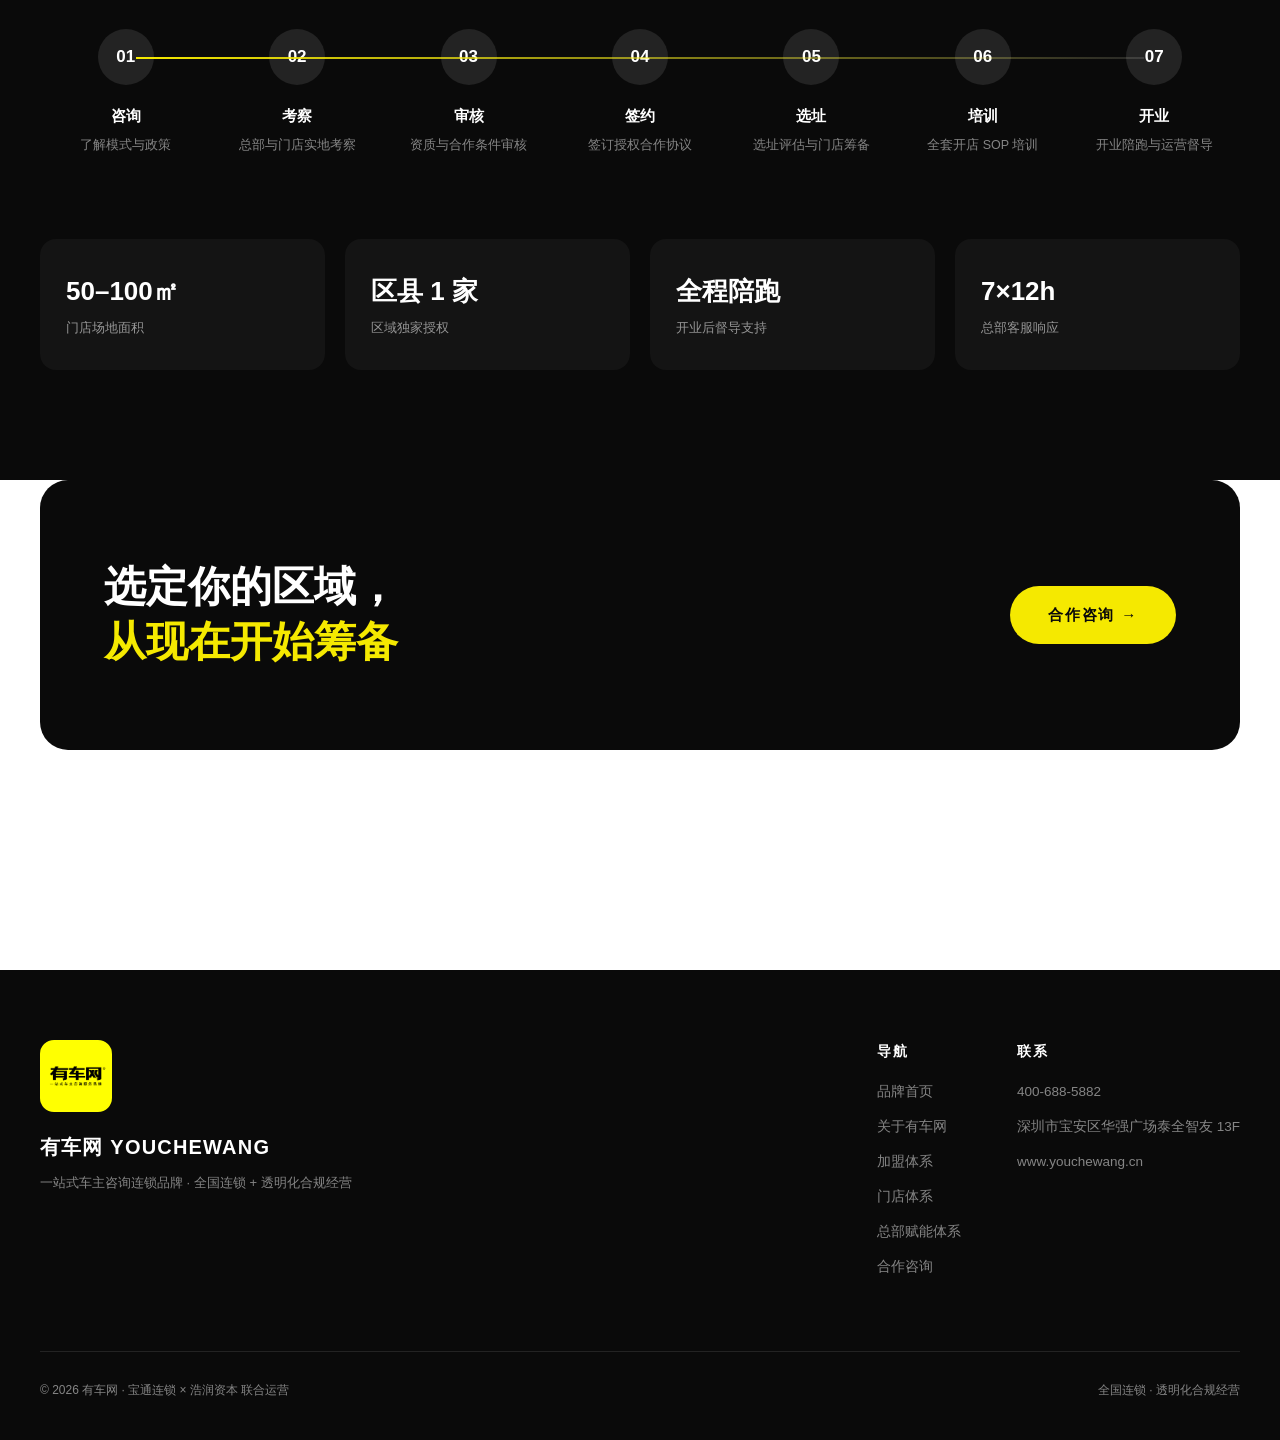
<file: join.html>
<!DOCTYPE html>
<html lang="zh-CN">
<head>
<meta charset="UTF-8">
<meta name="viewport" content="width=device-width, initial-scale=1.0">
<title>加盟体系 — 省级代理｜城市形象店｜业务合伙人｜加盟流程</title>
<meta name="description" content="有车网双层级加盟体系：省级区域代理 + 城市形象店，另设业务合伙人板块。低门槛、无重资产、无大额装修、无需旺铺，标准化可复制门店模型，总部全程陪跑。">
<link rel="icon" type="image/jpeg" href="assets/logo.jpeg">
<link rel="stylesheet" href="assets/subpage.css">
</head>
<body>

<div id="progress"></div>

<nav id="nav">
  <div class="nav-inner">
    <a href="index.html" class="nav-logo">
      <img src="assets/logo03.png" alt="有车网">
    </a>
    <ul class="nav-links">
      <li><a href="index.html">首页</a></li>
      <li><a href="about.html">关于有车网</a></li>
      <li><a href="join.html" class="active">加盟体系</a></li>
      <li><a href="store.html">门店体系</a></li>
      <li><a href="hq.html">总部赋能体系</a></li>
      <li><a href="contact.html">合作咨询</a></li>
    </ul>
    <a href="contact.html#form" class="nav-cta">加入我们</a>
    <div class="nav-m-right">
      <button class="nav-burger" id="burger" aria-label="菜单"><span></span><span></span><span></span></button>
    </div>
  </div>
</nav>

<div class="m-menu" id="mMenu">
  <a href="index.html"><i>01</i>品牌首页</a>
  <a href="about.html"><i>02</i>关于有车网</a>
  <a href="join.html"><i>03</i>加盟体系</a>
  <a href="store.html"><i>04</i>门店体系</a>
  <a href="hq.html"><i>05</i>总部赋能体系</a>
  <a href="contact.html"><i>06</i>合作咨询</a>
  <div class="m-foot">有车网 YOUCHEWANG · 400-688-5882</div>
</div>

<!-- page hero -->
<header class="page-hero">
  <div class="bg"></div>
  <div class="container inner">
    <div class="crumb"><a href="index.html">品牌首页</a><span>/</span><span style="color:var(--yellow)">加盟体系</span></div>
    <h1>双层级加盟体系<br><span class="accent">轻资产开店</span></h1>
    <p>省级区域代理 + 城市形象店双层级加盟模型，另设业务合伙人板块。低门槛、无重资产、无大额装修、无需旺铺，以标准化可复制门店模型实现同城运营。</p>
    <div class="hero-tags">
      <span>省级区域代理</span><span>城市形象店</span><span>业务合伙人</span><span>轻资产开店</span>
    </div>
  </div>
</header>

<!-- 二级导航 -->
<div class="subnav" id="subnav">
  <div class="subnav-inner">
    <a href="#model" class="active">双层级加盟模式</a>
    <a href="#advantage">加盟优势</a>
    <a href="#partner">业务合伙人</a>
    <a href="#process">加盟流程</a>
  </div>
</div>

<!-- 双层级加盟模式 -->
<section id="model">
  <div class="container">
    <div class="sec-head reveal">
      <div class="sec-kicker">MODEL · 加盟模式</div>
      <h2 class="sec-title">双层级加盟模型，<span class="accent">对应不同资源与目标</span></h2>
      <p class="lead">有车网以省级区域代理与城市形象店两级架构推进全国布局，区域独家授权、标准化复制，合作方可根据自身资源与经营目标选择对应身份。</p>
    </div>

    <div class="grid-2">
      <div class="card reveal" data-d="1" style="padding:0;overflow:hidden">
        <div class="media" style="border-radius:0">
          <img src="assets/store.jpg" alt="省级区域代理">
        </div>
        <div style="padding:40px 34px 44px">
          <div class="idx">A · 省级区域代理（高端招商）</div>
          <h3>区域独家运营主体</h3>
          <p>负责本省加盟门店招商、市场管理、区域统筹，享有区域相关收益。投资预算对应覆盖全省的运营中心，同时作为门店场地，面积 50–100 ㎡。</p>
          <div class="hero-tags" style="margin-top:28px">
            <span style="border-color:var(--line);color:var(--ink)">区域独家</span>
            <span style="border-color:var(--line);color:var(--ink)">省级统筹</span>
            <span style="border-color:var(--line);color:var(--ink)">招商管理</span>
          </div>
        </div>
      </div>

      <div class="card reveal" data-d="2" style="padding:0;overflow:hidden">
        <div class="media" style="border-radius:0">
          <img src="assets/street.jpg" alt="城市形象店">
        </div>
        <div style="padding:40px 34px 44px">
          <div class="idx">B · 城市形象店（标准门店）</div>
          <h3>城市线下服务网点</h3>
          <p>轻资产开店，负责本地车主咨询接待与业务协办。低门槛、无重资产、无大额装修、无需旺铺，标准化门店模型可直接复制落地。</p>
          <div class="hero-tags" style="margin-top:28px">
            <span style="border-color:var(--line);color:var(--ink)">轻资产</span>
            <span style="border-color:var(--line);color:var(--ink)">50–100 ㎡</span>
            <span style="border-color:var(--line);color:var(--ink)">本地服务网点</span>
          </div>
        </div>
      </div>
    </div>

    <div class="reveal" style="margin-top:60px;overflow-x:auto">
      <table class="cmp-table">
        <thead>
          <tr><th>对比维度</th><th>省级区域代理</th><th>城市形象店</th></tr>
        </thead>
        <tbody>
          <tr><td>角色定位</td><td class="hl">区域独家运营主体</td><td class="hl">城市线下服务网点</td></tr>
          <tr><td>核心职责</td><td>本省加盟门店招商、市场管理、区域统筹</td><td>本地车主咨询接待、业务协办</td></tr>
          <tr><td>场地要求</td><td>运营中心兼门店，50–100 ㎡</td><td>门店场地 50–100 ㎡</td></tr>
          <tr><td>投资特征</td><td>低门槛、无重资产、无大额装修、无需旺铺</td><td>低门槛、无重资产、无大额装修、无需旺铺</td></tr>
          <tr><td>收益结构</td><td>享有区域相关收益</td><td>门店经营收益</td></tr>
        </tbody>
      </table>
    </div>
  </div>
</section>

<!-- 加盟优势 -->
<section id="advantage" class="soft">
  <div class="container">
    <div class="sec-head reveal">
      <div class="sec-kicker">ADVANTAGE · 加盟优势</div>
      <h2 class="sec-title">面向加盟商的<span class="accent">五项核心优势</span></h2>
      <p class="lead">行业洗牌之下，合规能力与体系能力决定门店能走多远。有车网把合规、流量、收费、陪跑、模型五项能力做成总部标准动作，交付到每一家门店。</p>
    </div>

    <div class="grid-3">
      <div class="card reveal" data-d="1">
        <div class="ic"><svg viewBox="0 0 24 24"><path d="M12 3l7 3.5v5c0 4.5-3 8-7 9.5-4-1.5-7-5-7-9.5v-5L12 3z"/><path d="M9.2 12.2l2 2 3.6-3.8"/></svg></div>
        <h3>合规体系优势</h3>
        <p>930 新规之下最大的红利。全流程透明化、标准化运作，合规风控体系完整，是门店可长期经营的前提。</p>
      </div>
      <div class="card reveal" data-d="2">
        <div class="ic"><svg viewBox="0 0 24 24"><path d="M3 17l5-5 3.5 3.5L21 6"/><path d="M15.5 6H21v5.5"/></svg></div>
        <h3>头部平台流量赋能</h3>
        <p>对接头部互联网平台与本地生活端口，总部统一争取流量点位与曝光资源，为门店导入同城车主流量。</p>
      </div>
      <div class="card reveal" data-d="3">
        <div class="ic"><svg viewBox="0 0 24 24"><circle cx="12" cy="12" r="9"/><path d="M9 12.2l2.2 2.2L15.5 10"/></svg></div>
        <h3>零套路透明收费</h3>
        <p>统一收费标准与公开口径，不做隐性收费，门店与车主之间的信任可以长期沉淀。</p>
      </div>
      <div class="card reveal" data-d="4">
        <div class="ic"><svg viewBox="0 0 24 24"><path d="M8 11a3.5 3.5 0 1 0 0-7 3.5 3.5 0 0 0 0 7z"/><path d="M2.5 20c0-3 2.5-5.2 5.5-5.2S13.5 17 13.5 20"/><path d="M16 8.5c1.7 0 3 1.3 3 3"/><path d="M16.5 14c2.8 0 5 2.2 5 5"/></svg></div>
        <h3>总部全程陪跑</h3>
        <p>从开业到日常经营，总部督导持续跟进门店动作，陪跑监督、逐步精进，不把加盟商单独丢在市场上。</p>
      </div>
      <div class="card reveal" data-d="5">
        <div class="ic"><svg viewBox="0 0 24 24"><rect x="3" y="3" width="7" height="7" rx="1.5"/><rect x="14" y="3" width="7" height="7" rx="1.5"/><rect x="3" y="14" width="7" height="7" rx="1.5"/><rect x="14" y="14" width="7" height="7" rx="1.5"/></svg></div>
        <h3>标准化可复制门店模型</h3>
        <p>选址、装修、开业、运营全流程 SOP 化，门店模型经过验证，换城市、换店长依然能稳定落地。</p>
      </div>
      <div class="card reveal" data-d="6" style="display:flex;flex-direction:column;justify-content:center;background:var(--black);border-color:var(--black)">
        <h3 style="color:#fff">想成为区域独家？</h3>
        <p style="color:rgba(255,255,255,.6)">每个区县仅授权一家，名额有限。联系总部招商团队获取本地区域授权状态。</p>
        <a href="contact.html" style="display:inline-flex;align-items:center;gap:8px;margin-top:22px;color:var(--yellow);font-weight:700;font-size:14.5px;letter-spacing:.1em">查看区域授权情况 →</a>
      </div>
    </div>
  </div>
</section>

<!-- 业务合伙人 -->
<section id="partner">
  <div class="container">
    <div class="split">
      <div class="reveal">
        <div class="sec-kicker">PARTNER · 配套板块</div>
        <h2 class="sec-title">业务合伙人<br><span class="accent">不止一种参与方式</span></h2>
        <p class="lead">业务合伙人是与加盟体系并行的配套参与方式，为非加盟身份。适合拥有车主资源或本地渠道资源、但暂不开店的合作者。</p>
        <ul class="pt-list" style="margin-top:44px">
          <li class="reveal" data-d="1">
            <span class="dot"><svg viewBox="0 0 24 24"><path d="M3 21V8l9-5 9 5v13"/><path d="M9 21v-6h6v6"/></svg></span>
            <div><b>不需要开店</b><p>无需场地、无需装修、无需人员，不承担门店经营成本。</p></div>
          </li>
          <li class="reveal" data-d="2">
            <span class="dot"><svg viewBox="0 0 24 24"><path d="M10 13a5 5 0 0 1 0-7l1.5-1.5a5 5 0 0 1 7 7L17 13"/><path d="M14 11a5 5 0 0 1 0 7L12.5 19.5a5 5 0 0 1-7-7L7 11"/></svg></span>
            <div><b>挂靠灵活</b><p>可挂靠省级代理或加盟门店，由总部与对应区域主体协同支持。</p></div>
          </li>
          <li class="reveal" data-d="3">
            <span class="dot"><svg viewBox="0 0 24 24"><path d="M12 3v18"/><path d="M17 7.5c0-2-2.2-3-5-3s-5 1-5 3 2.2 3 5 3 5 1 5 3-2.2 3-5 3-5-1-5-3"/></svg></span>
            <div><b>业务佣金</b><p>聚焦资源拓展与客户推荐，按业务成果获取对应佣金，多劳多得。</p></div>
          </li>
        </ul>
      </div>
      <div class="reveal" data-d="2">
        <div class="media">
          <img src="assets/handshake.jpg" alt="业务合伙人">
        </div>
      </div>
    </div>
  </div>
</section>

<!-- 加盟流程 -->
<section id="process" class="dark">
  <div class="container">
    <div class="sec-head reveal">
      <div class="sec-kicker">PROCESS · 加盟流程</div>
      <h2 class="sec-title">七步走完<span class="accent">加盟全流程</span></h2>
      <p class="lead">从初次咨询到正式开业，总部招商团队与运营督导全程参与，每个环节都有明确的标准与交付物。</p>
    </div>

    <div class="steps steps-line">
      <div class="step reveal" data-d="1"><div class="num">01</div><b>咨询</b><span>了解模式与政策</span></div>
      <div class="step reveal" data-d="2"><div class="num">02</div><b>考察</b><span>总部与门店实地考察</span></div>
      <div class="step reveal" data-d="3"><div class="num">03</div><b>审核</b><span>资质与合作条件审核</span></div>
      <div class="step reveal" data-d="4"><div class="num">04</div><b>签约</b><span>签订授权合作协议</span></div>
      <div class="step reveal" data-d="5"><div class="num">05</div><b>选址</b><span>选址评估与门店筹备</span></div>
      <div class="step reveal" data-d="6"><div class="num">06</div><b>培训</b><span>全套开店 SOP 培训</span></div>
      <div class="step reveal" data-d="6"><div class="num">07</div><b>开业</b><span>开业陪跑与运营督导</span></div>
    </div>

    <div class="power-grid" style="margin-top:64px">
      <div class="power reveal" data-d="1"><b>50–100㎡</b><span>门店场地面积</span></div>
      <div class="power reveal" data-d="2"><b>区县 1 家</b><span>区域独家授权</span></div>
      <div class="power reveal" data-d="3"><b>全程陪跑</b><span>开业后督导支持</span></div>
      <div class="power reveal" data-d="4"><b>7×12h</b><span>总部客服响应</span></div>
    </div>
  </div>
</section>

<!-- CTA -->
<section style="padding-top:0">
  <div class="container">
    <div class="cta reveal">
      <h2>选定你的区域，<br><span class="accent">从现在开始筹备</span></h2>
      <a href="contact.html" class="btn">合作咨询 →</a>
    </div>
  </div>
</section>

<footer>
  <div class="container">
    <div class="foot-top">
      <div class="foot-brand">
        <img src="assets/logo.jpeg" alt="有车网">
        <div class="n">有车网 YOUCHEWANG</div>
        <p>一站式车主咨询连锁品牌 · 全国连锁 + 透明化合规经营</p>
      </div>
      <div class="foot-links">
        <div>
          <h5>导航</h5>
          <a href="index.html">品牌首页</a>
          <a href="about.html">关于有车网</a>
          <a href="join.html">加盟体系</a>
          <a href="store.html">门店体系</a>
          <a href="hq.html">总部赋能体系</a>
          <a href="contact.html">合作咨询</a>
        </div>
        <div>
          <h5>联系</h5>
          <a href="tel:400-688-5882">400-688-5882</a>
          <a href="contact.html">深圳市宝安区华强广场泰全智友 13F</a>
          <a href="contact.html">www.youchewang.cn</a>
        </div>
      </div>
    </div>
    <div class="foot-bottom">
      <span>© 2026 有车网 · 宝通连锁 × 浩润资本 联合运营</span>
      <span>全国连锁 · 透明化合规经营</span>
    </div>
  </div>
</footer>

<a href="contact.html#form" class="m-contact">加入</a>
<button id="toTop" title="回到顶部">↑</button>

<script src="assets/subpage.js"></script>
</body>
</html>
</file>
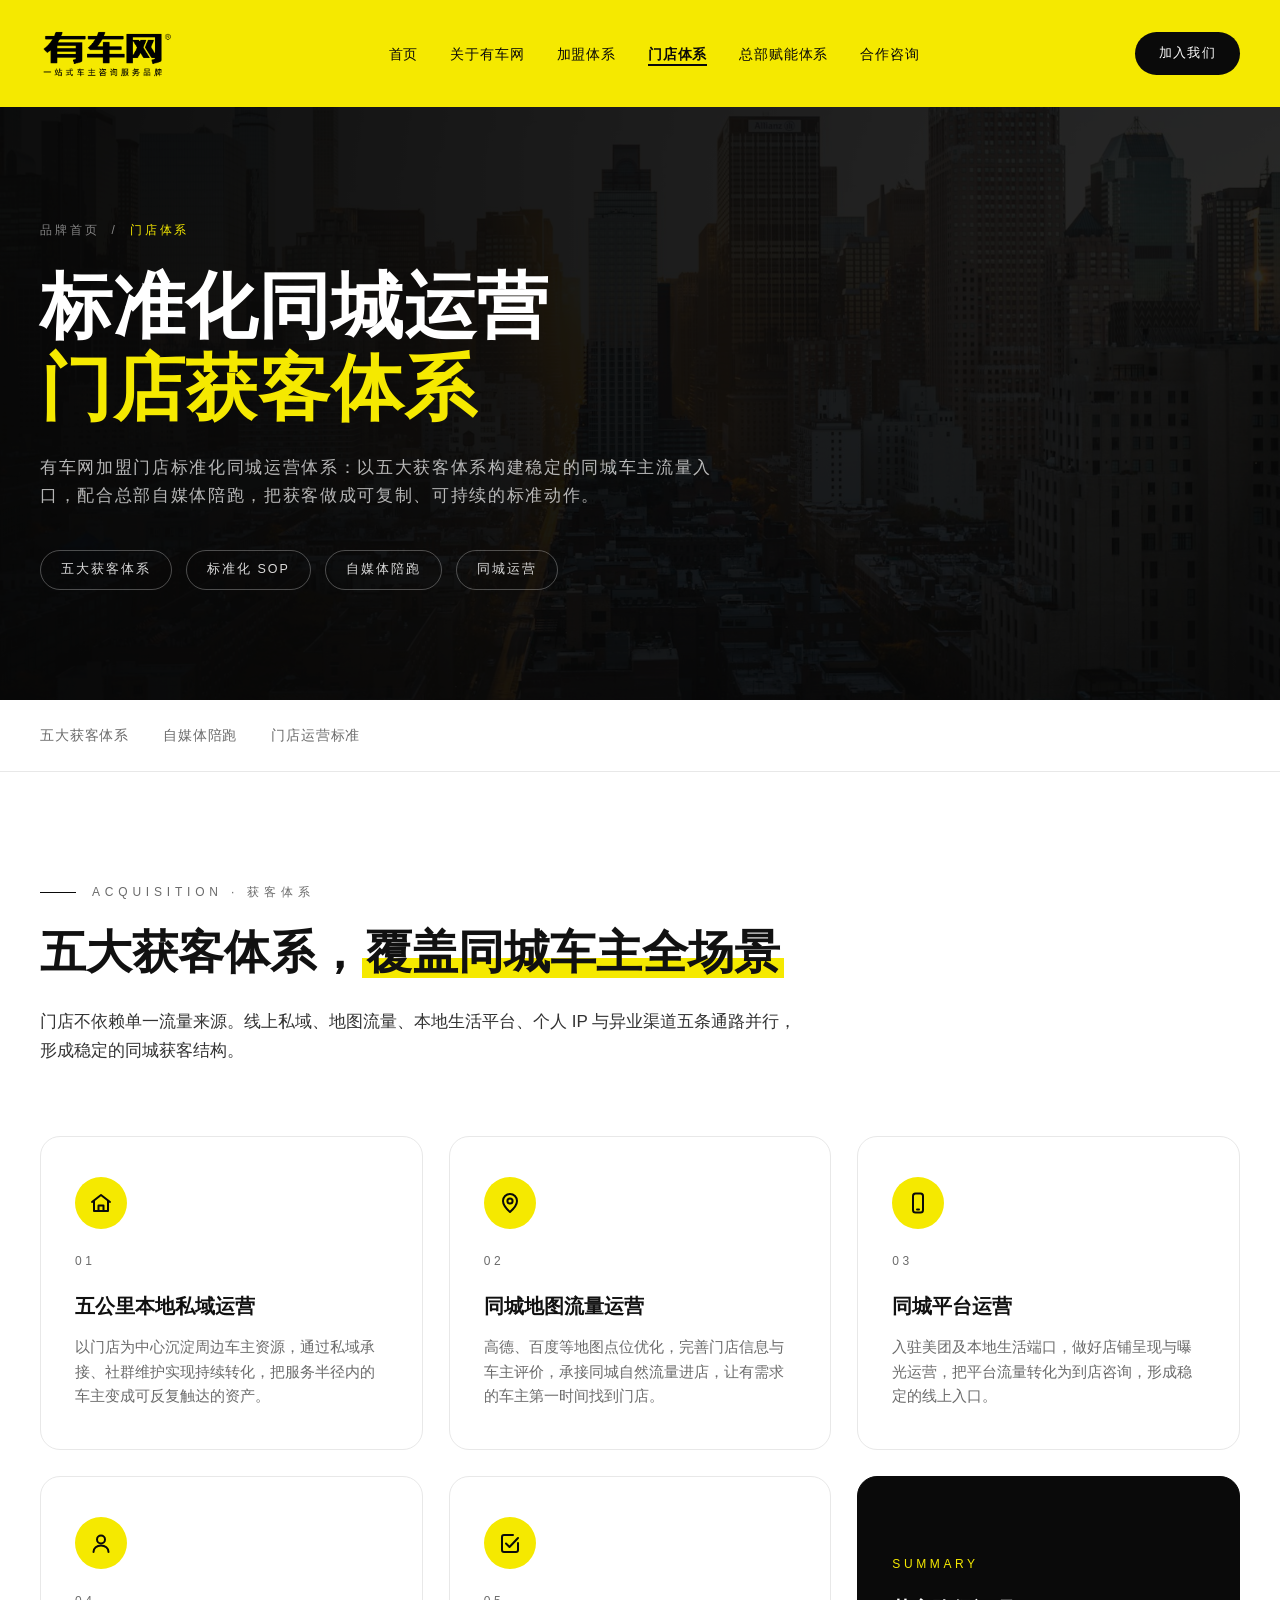
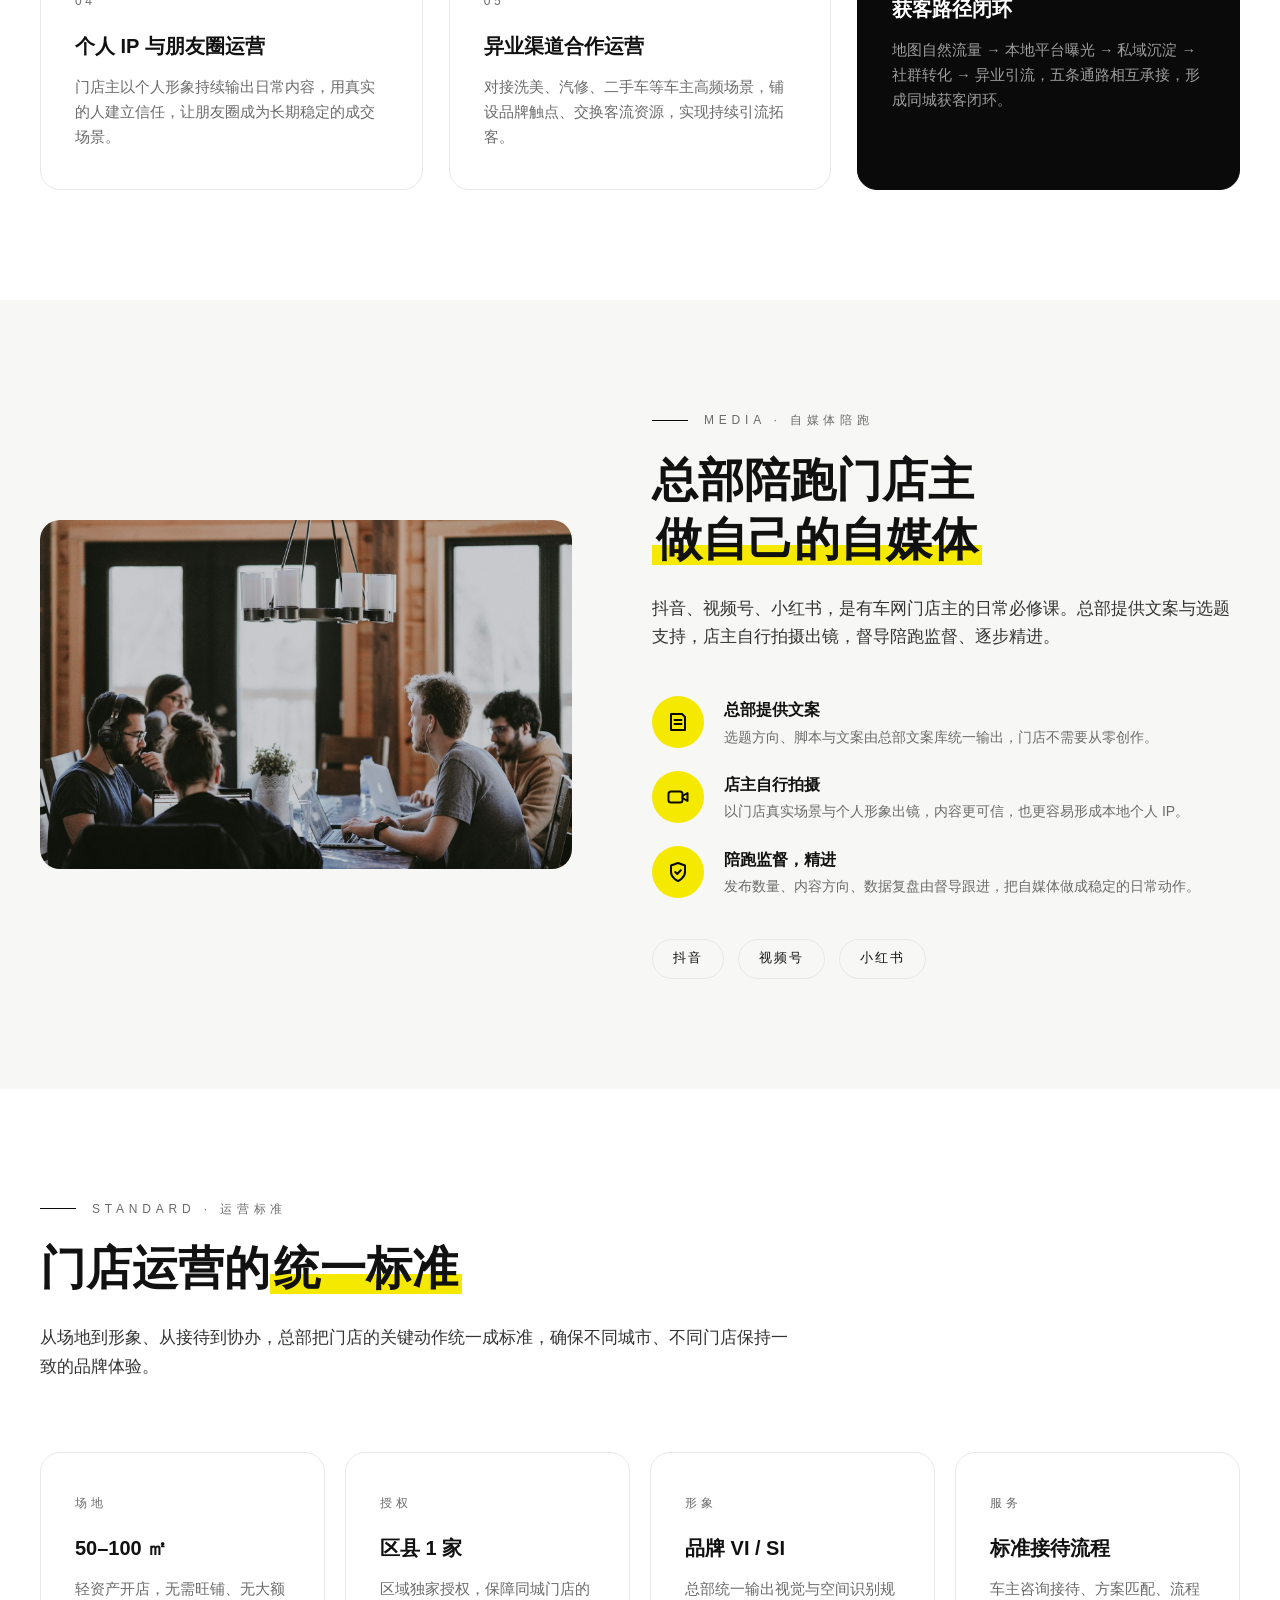
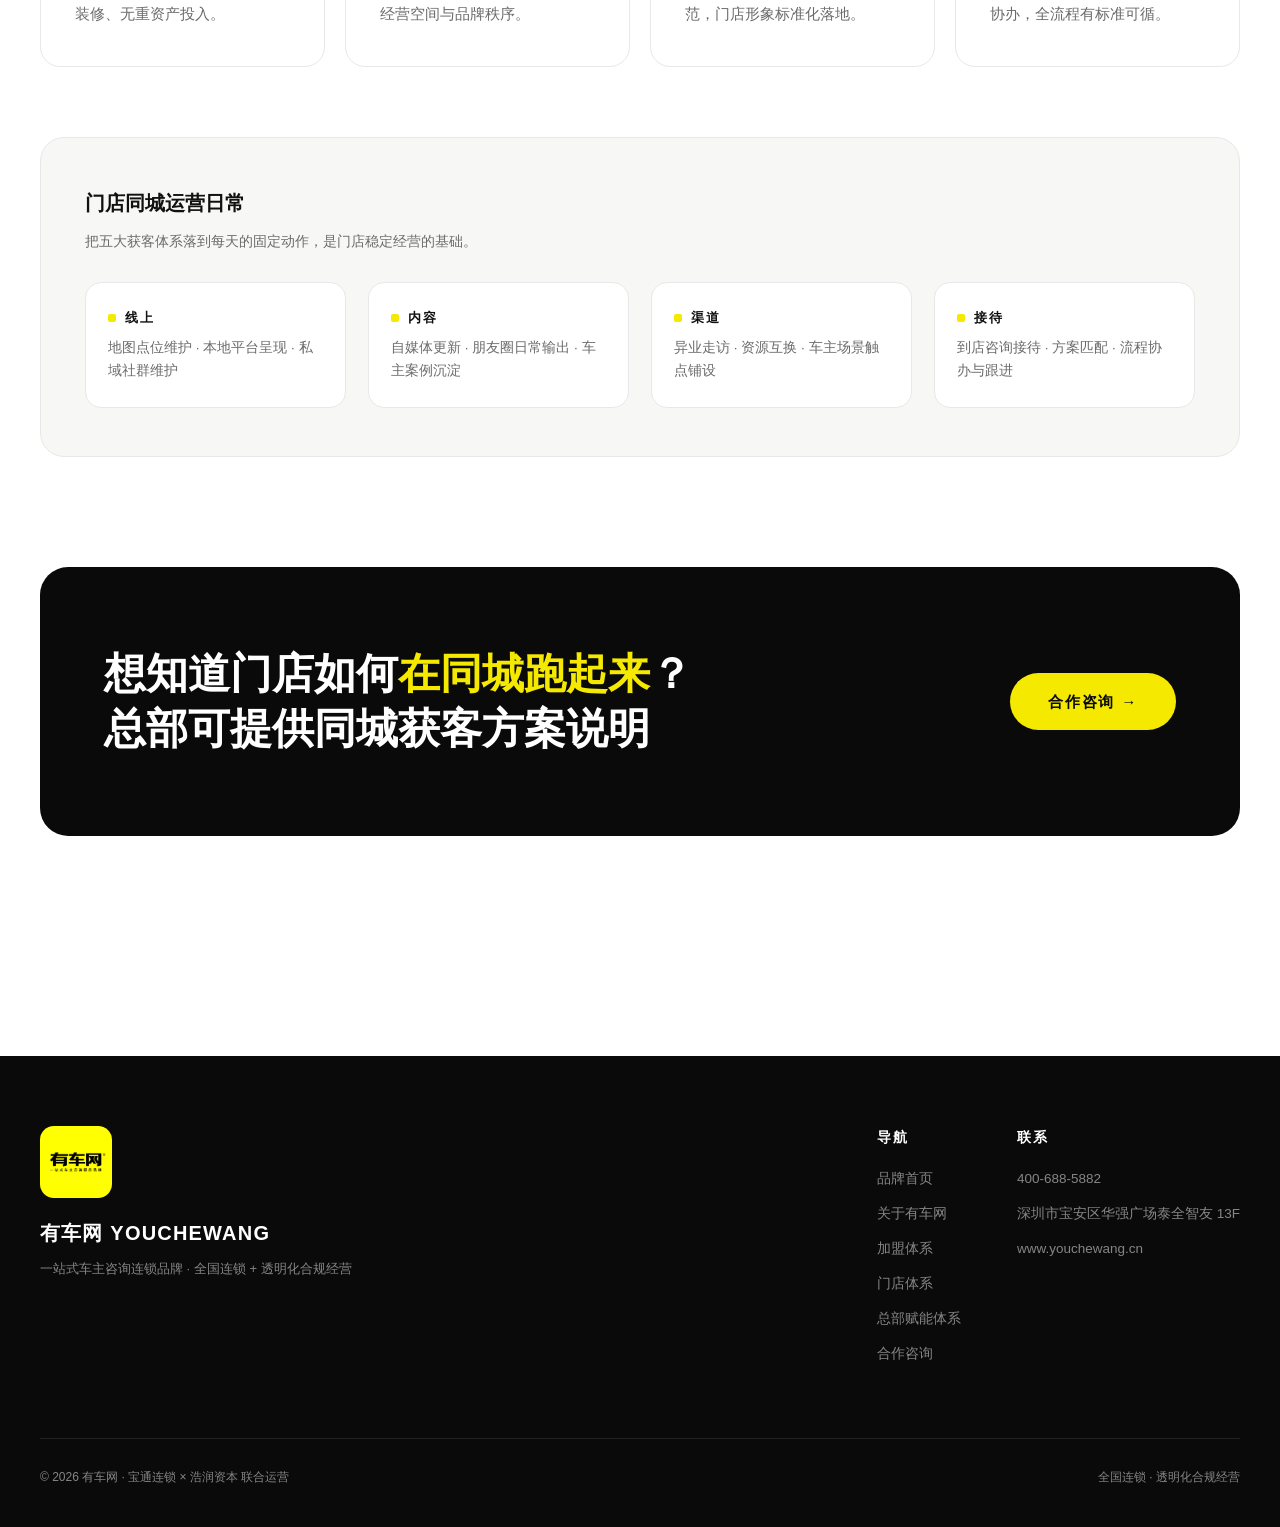
<file: store.html>
<!DOCTYPE html>
<html lang="zh-CN">
<head>
<meta charset="UTF-8">
<meta name="viewport" content="width=device-width, initial-scale=1.0">
<title>门店体系 — 五大获客体系｜自媒体陪跑｜门店运营标准</title>
<meta name="description" content="有车网加盟门店标准化同城运营体系：五公里本地私域、同城地图流量、同城平台、个人 IP 与朋友圈、异业渠道五大获客体系，以及总部自媒体陪跑与门店运营标准。">
<link rel="icon" type="image/jpeg" href="assets/logo.jpeg">
<link rel="stylesheet" href="assets/subpage.css">
</head>
<body>

<div id="progress"></div>

<nav id="nav">
  <div class="nav-inner">
    <a href="index.html" class="nav-logo">
      <img src="assets/logo03.png" alt="有车网">
    </a>
    <ul class="nav-links">
      <li><a href="index.html">首页</a></li>
      <li><a href="about.html">关于有车网</a></li>
      <li><a href="join.html">加盟体系</a></li>
      <li><a href="store.html" class="active">门店体系</a></li>
      <li><a href="hq.html">总部赋能体系</a></li>
      <li><a href="contact.html">合作咨询</a></li>
    </ul>
    <a href="contact.html#form" class="nav-cta">加入我们</a>
    <div class="nav-m-right">
      <button class="nav-burger" id="burger" aria-label="菜单"><span></span><span></span><span></span></button>
    </div>
  </div>
</nav>

<div class="m-menu" id="mMenu">
  <a href="index.html"><i>01</i>品牌首页</a>
  <a href="about.html"><i>02</i>关于有车网</a>
  <a href="join.html"><i>03</i>加盟体系</a>
  <a href="store.html"><i>04</i>门店体系</a>
  <a href="hq.html"><i>05</i>总部赋能体系</a>
  <a href="contact.html"><i>06</i>合作咨询</a>
  <div class="m-foot">有车网 YOUCHEWANG · 400-688-5882</div>
</div>

<!-- page hero -->
<header class="page-hero">
  <div class="bg"></div>
  <div class="container inner">
    <div class="crumb"><a href="index.html">品牌首页</a><span>/</span><span style="color:var(--yellow)">门店体系</span></div>
    <h1>标准化同城运营<br><span class="accent">门店获客体系</span></h1>
    <p>有车网加盟门店标准化同城运营体系：以五大获客体系构建稳定的同城车主流量入口，配合总部自媒体陪跑，把获客做成可复制、可持续的标准动作。</p>
    <div class="hero-tags">
      <span>五大获客体系</span><span>标准化 SOP</span><span>自媒体陪跑</span><span>同城运营</span>
    </div>
  </div>
</header>

<!-- 二级导航 -->
<div class="subnav" id="subnav">
  <div class="subnav-inner">
    <a href="#acq" class="active">五大获客体系</a>
    <a href="#media">自媒体陪跑</a>
    <a href="#standard">门店运营标准</a>
  </div>
</div>

<!-- 五大获客体系 -->
<section id="acq">
  <div class="container">
    <div class="sec-head reveal">
      <div class="sec-kicker">ACQUISITION · 获客体系</div>
      <h2 class="sec-title">五大获客体系，<span class="accent">覆盖同城车主全场景</span></h2>
      <p class="lead">门店不依赖单一流量来源。线上私域、地图流量、本地生活平台、个人 IP 与异业渠道五条通路并行，形成稳定的同城获客结构。</p>
    </div>

    <div class="grid-3">
      <div class="card reveal" data-d="1">
        <div class="ic"><svg viewBox="0 0 24 24"><path d="M3 11l9-7 9 7"/><path d="M5 10v10h14V10"/><path d="M9.5 20v-5.5h5V20"/></svg></div>
        <div class="idx">01</div>
        <h3>五公里本地私域运营</h3>
        <p>以门店为中心沉淀周边车主资源，通过私域承接、社群维护实现持续转化，把服务半径内的车主变成可反复触达的资产。</p>
      </div>
      <div class="card reveal" data-d="2">
        <div class="ic"><svg viewBox="0 0 24 24"><path d="M12 21s7-6.2 7-11a7 7 0 1 0-14 0c0 4.8 7 11 7 11z"/><circle cx="12" cy="10" r="2.6"/></svg></div>
        <div class="idx">02</div>
        <h3>同城地图流量运营</h3>
        <p>高德、百度等地图点位优化，完善门店信息与车主评价，承接同城自然流量进店，让有需求的车主第一时间找到门店。</p>
      </div>
      <div class="card reveal" data-d="3">
        <div class="ic"><svg viewBox="0 0 24 24"><rect x="7" y="2.5" width="10" height="19" rx="2.5"/><path d="M11 18.5h2"/></svg></div>
        <div class="idx">03</div>
        <h3>同城平台运营</h3>
        <p>入驻美团及本地生活端口，做好店铺呈现与曝光运营，把平台流量转化为到店咨询，形成稳定的线上入口。</p>
      </div>
      <div class="card reveal" data-d="4">
        <div class="ic"><svg viewBox="0 0 24 24"><circle cx="12" cy="8.5" r="4"/><path d="M4.5 21c0-4 3.4-6.5 7.5-6.5s7.5 2.5 7.5 6.5"/></svg></div>
        <div class="idx">04</div>
        <h3>个人 IP 与朋友圈运营</h3>
        <p>门店主以个人形象持续输出日常内容，用真实的人建立信任，让朋友圈成为长期稳定的成交场景。</p>
      </div>
      <div class="card reveal" data-d="5">
        <div class="ic"><svg viewBox="0 0 24 24"><path d="M8 12.5l3.5 3.5L20 7"/><path d="M20 12v7a2 2 0 0 1-2 2H6a2 2 0 0 1-2-2V6a2 2 0 0 1 2-2h9"/></svg></div>
        <div class="idx">05</div>
        <h3>异业渠道合作运营</h3>
        <p>对接洗美、汽修、二手车等车主高频场景，铺设品牌触点、交换客流资源，实现持续引流拓客。</p>
      </div>
      <div class="card reveal" data-d="6" style="background:var(--black);border-color:var(--black);display:flex;flex-direction:column;justify-content:center">
        <div class="idx" style="color:var(--yellow)">SUMMARY</div>
        <h3 style="color:#fff">获客路径闭环</h3>
        <p style="color:rgba(255,255,255,.6)">地图自然流量 → 本地平台曝光 → 私域沉淀 → 社群转化 → 异业引流，五条通路相互承接，形成同城获客闭环。</p>
      </div>
    </div>
  </div>
</section>

<!-- 自媒体陪跑 -->
<section id="media" class="soft">
  <div class="container">
    <div class="split reverse">
      <div class="reveal">
        <div class="media">
          <img src="assets/team.jpg" alt="总部自媒体陪跑">
        </div>
      </div>
      <div class="reveal" data-d="1">
        <div class="sec-kicker">MEDIA · 自媒体陪跑</div>
        <h2 class="sec-title">总部陪跑门店主<br><span class="accent">做自己的自媒体</span></h2>
        <p class="lead">抖音、视频号、小红书，是有车网门店主的日常必修课。总部提供文案与选题支持，店主自行拍摄出镜，督导陪跑监督、逐步精进。</p>
        <ul class="pt-list" style="margin-top:44px">
          <li class="reveal" data-d="2">
            <span class="dot"><svg viewBox="0 0 24 24"><path d="M5 4h11l3 3v13H5z"/><path d="M8.5 10h7"/><path d="M8.5 14h7"/></svg></span>
            <div><b>总部提供文案</b><p>选题方向、脚本与文案由总部文案库统一输出，门店不需要从零创作。</p></div>
          </li>
          <li class="reveal" data-d="3">
            <span class="dot"><svg viewBox="0 0 24 24"><rect x="2.5" y="6.5" width="14" height="11" rx="2.5"/><path d="M16.5 11l5-3v8l-5-3z"/></svg></span>
            <div><b>店主自行拍摄</b><p>以门店真实场景与个人形象出镜，内容更可信，也更容易形成本地个人 IP。</p></div>
          </li>
          <li class="reveal" data-d="4">
            <span class="dot"><svg viewBox="0 0 24 24"><path d="M12 21s7-3 7-9V5.5L12 3 5 5.5V12c0 6 7 9 7 9z"/><path d="M9.2 12l2 2 3.6-3.8"/></svg></span>
            <div><b>陪跑监督，精进</b><p>发布数量、内容方向、数据复盘由督导跟进，把自媒体做成稳定的日常动作。</p></div>
          </li>
        </ul>
        <div class="hero-tags" style="margin-top:40px">
          <span style="border-color:var(--line);color:var(--ink)">抖音</span>
          <span style="border-color:var(--line);color:var(--ink)">视频号</span>
          <span style="border-color:var(--line);color:var(--ink)">小红书</span>
        </div>
      </div>
    </div>
  </div>
</section>

<!-- 门店运营标准 -->
<section id="standard">
  <div class="container">
    <div class="sec-head reveal">
      <div class="sec-kicker">STANDARD · 运营标准</div>
      <h2 class="sec-title">门店运营的<span class="accent">统一标准</span></h2>
      <p class="lead">从场地到形象、从接待到协办，总部把门店的关键动作统一成标准，确保不同城市、不同门店保持一致的品牌体验。</p>
    </div>

    <div class="grid-4">
      <div class="card reveal" data-d="1">
        <div class="idx">场地</div>
        <h3>50–100 ㎡</h3>
        <p>轻资产开店，无需旺铺、无大额装修、无重资产投入。</p>
      </div>
      <div class="card reveal" data-d="2">
        <div class="idx">授权</div>
        <h3>区县 1 家</h3>
        <p>区域独家授权，保障同城门店的经营空间与品牌秩序。</p>
      </div>
      <div class="card reveal" data-d="3">
        <div class="idx">形象</div>
        <h3>品牌 VI / SI</h3>
        <p>总部统一输出视觉与空间识别规范，门店形象标准化落地。</p>
      </div>
      <div class="card reveal" data-d="4">
        <div class="idx">服务</div>
        <h3>标准接待流程</h3>
        <p>车主咨询接待、方案匹配、流程协办，全流程有标准可循。</p>
      </div>
    </div>

    <div class="reveal" style="margin-top:70px">
      <div class="org">
        <h3>门店同城运营日常</h3>
        <p class="tip">把五大获客体系落到每天的固定动作，是门店稳定经营的基础。</p>
        <div class="org-lv cols-4">
          <div class="org-box"><div class="t">线上</div><div class="d">地图点位维护 · 本地平台呈现 · 私域社群维护</div></div>
          <div class="org-box"><div class="t">内容</div><div class="d">自媒体更新 · 朋友圈日常输出 · 车主案例沉淀</div></div>
          <div class="org-box"><div class="t">渠道</div><div class="d">异业走访 · 资源互换 · 车主场景触点铺设</div></div>
          <div class="org-box"><div class="t">接待</div><div class="d">到店咨询接待 · 方案匹配 · 流程协办与跟进</div></div>
        </div>
      </div>
    </div>
  </div>
</section>

<!-- CTA -->
<section style="padding-top:0">
  <div class="container">
    <div class="cta reveal">
      <h2>想知道门店如何<span class="accent">在同城跑起来</span>？<br>总部可提供同城获客方案说明</h2>
      <a href="contact.html" class="btn">合作咨询 →</a>
    </div>
  </div>
</section>

<footer>
  <div class="container">
    <div class="foot-top">
      <div class="foot-brand">
        <img src="assets/logo.jpeg" alt="有车网">
        <div class="n">有车网 YOUCHEWANG</div>
        <p>一站式车主咨询连锁品牌 · 全国连锁 + 透明化合规经营</p>
      </div>
      <div class="foot-links">
        <div>
          <h5>导航</h5>
          <a href="index.html">品牌首页</a>
          <a href="about.html">关于有车网</a>
          <a href="join.html">加盟体系</a>
          <a href="store.html">门店体系</a>
          <a href="hq.html">总部赋能体系</a>
          <a href="contact.html">合作咨询</a>
        </div>
        <div>
          <h5>联系</h5>
          <a href="tel:400-688-5882">400-688-5882</a>
          <a href="contact.html">深圳市宝安区华强广场泰全智友 13F</a>
          <a href="contact.html">www.youchewang.cn</a>
        </div>
      </div>
    </div>
    <div class="foot-bottom">
      <span>© 2026 有车网 · 宝通连锁 × 浩润资本 联合运营</span>
      <span>全国连锁 · 透明化合规经营</span>
    </div>
  </div>
</footer>

<a href="contact.html#form" class="m-contact">加入</a>
<button id="toTop" title="回到顶部">↑</button>

<script src="assets/subpage.js"></script>
</body>
</html>
</file>
<file: assets/subpage.css>
/* 有车网 · 二级页面公共样式（about / join / store / hq / contact 共用） */
:root {
  --yellow: #F5E900;
  --black: #0A0A0A;
  --ink: #111111;
  --grey: #6B6B6B;
  --line: #E8E8E8;
  --bg: #FFFFFF;
  --bg-soft: #F7F7F5;
  --ease: cubic-bezier(.22,.61,.36,1);
  --max: 1280px;
}
* { margin:0; padding:0; box-sizing:border-box; }
html { scroll-behavior: auto; }
body {
  font-family: -apple-system, BlinkMacSystemFont, "PingFang SC", "Helvetica Neue", "Microsoft YaHei", sans-serif;
  color: var(--ink); background: var(--bg); line-height: 1.7;
  -webkit-font-smoothing: antialiased; overflow-x: hidden;
}
img { display:block; max-width:100%; }
a { color:inherit; text-decoration:none; }
ul { list-style:none; }
.container { max-width: var(--max); margin: 0 auto; padding: 0 40px; }

#progress { position: fixed; top:0; left:0; height:3px; width:0%; background: var(--black); z-index: 1001; }

/* ---------- nav ---------- */
nav { position: fixed; top:0; left:0; right:0; z-index: 1000; padding: 28px 0; transition: all .4s var(--ease); background: var(--yellow); }
nav.scrolled { background: var(--yellow); padding: 16px 0; }
.nav-inner { max-width: var(--max); margin:0 auto; padding: 0 40px; display:flex; align-items:center; justify-content:space-between; }
.nav-logo { display:flex; align-items:center; }
.nav-logo img { height:51px; width:auto; border-radius:4px; }
.nav-links { display:flex; gap:32px; list-style:none; }
.nav-links a { font-size:14px; color: var(--black); letter-spacing:.06em; position:relative; padding:4px 0; transition: color .3s; }
.nav-links a::after { content:''; position:absolute; left:0; bottom:0; width:0; height:2px; background: var(--black); transition: width .35s var(--ease); }
.nav-links a:hover { color: var(--black); font-weight:700; }
.nav-links a:hover::after { width:100%; }
.nav-links a.active { color: var(--black); font-weight:700; }
.nav-links a.active::after { width:100%; }
.nav-cta { background: var(--black); color:#fff; padding:10px 24px; border-radius:999px; font-size:13px; letter-spacing:.1em; transition: transform .3s var(--ease), background .3s; }
.nav-cta:hover { transform: translateY(-2px); background:#000; }
.nav-m-right { display:none; align-items:center; gap:12px; }
.nav-burger { display:none; background:none; border:none; cursor:pointer; padding:6px; }
.nav-burger span { display:block; width:24px; height:2px; background: var(--black); margin:6px 0; border-radius:2px; transition: all .4s var(--ease); }
.nav-burger.open span:nth-child(1) { transform: translateY(8px) rotate(45deg); }
.nav-burger.open span:nth-child(2) { opacity:0; }
.nav-burger.open span:nth-child(3) { transform: translateY(-8px) rotate(-45deg); }

.m-menu { position:fixed; inset:0; z-index:999; background: var(--black); display:flex; flex-direction:column; justify-content:center; padding: 0 48px; gap:8px; clip-path: circle(0 at calc(100% - 52px) 40px); transition: clip-path .65s var(--ease); visibility:hidden; }
.m-menu.open { clip-path: circle(150% at calc(100% - 52px) 40px); visibility:visible; }
.m-menu a { color:#fff; font-size:30px; font-weight:800; letter-spacing:.06em; padding:12px 0; display:flex; align-items:baseline; gap:16px; opacity:0; transform: translateY(26px); transition: opacity .5s var(--ease), transform .5s var(--ease), color .3s; }
.m-menu a i { font-style:normal; font-size:12px; color: var(--yellow); letter-spacing:.2em; font-weight:400; }
.m-menu a:hover { color: var(--yellow); }
.m-menu.open a { opacity:1; transform: translateY(0); }
.m-menu.open a:nth-child(1) { transition-delay:.15s; } .m-menu.open a:nth-child(2) { transition-delay:.22s; }
.m-menu.open a:nth-child(3) { transition-delay:.29s; } .m-menu.open a:nth-child(4) { transition-delay:.36s; }
.m-menu.open a:nth-child(5) { transition-delay:.43s; } .m-menu.open a:nth-child(6) { transition-delay:.5s; }
.m-menu.open a:nth-child(7) { transition-delay:.57s; }
.m-menu .m-foot { margin-top:40px; color: rgba(255,255,255,.45); font-size:13px; letter-spacing:.1em; opacity:0; transition: opacity .5s .55s; }
.m-menu.open .m-foot { opacity:1; }

/* ---------- page hero ---------- */
.page-hero { position: relative; padding: 220px 0 110px; background: var(--black); color:#fff; overflow:hidden; }
.page-hero .bg { position:absolute; inset:-10% 0; background: url('city.jpg') center/cover no-repeat; opacity:.28; }
.page-hero .bg::after { content:''; position:absolute; inset:0; background: linear-gradient(90deg, rgba(0,0,0,.9), rgba(0,0,0,.5)); }
.page-hero .inner { position:relative; z-index:2; }
.crumb { font-size:12px; letter-spacing:.24em; color: rgba(255,255,255,.5); margin-bottom: 26px; display:flex; gap:12px; align-items:center; }
.crumb a:hover { color: var(--yellow); }
.page-hero h1 { font-size: clamp(38px, 5.6vw, 76px); font-weight:800; line-height:1.14; letter-spacing:.01em; }
.page-hero h1 .accent { color: var(--yellow); }
.page-hero p { color: rgba(255,255,255,.7); font-size: clamp(14px,1.3vw,18px); letter-spacing:.1em; margin-top:24px; max-width:680px; }
.hero-tags { display:flex; gap:14px; flex-wrap:wrap; margin-top:40px; }
.hero-tags span { border:1px solid rgba(255,255,255,.28); border-radius:999px; padding:8px 20px; font-size:12.5px; letter-spacing:.16em; color: rgba(255,255,255,.85); }

/* ---------- sub nav（吸顶二级导航） ---------- */
.subnav { position: sticky; top: var(--navH, 76px); z-index: 900; background: rgba(255,255,255,.94); backdrop-filter: blur(14px); -webkit-backdrop-filter: blur(14px); border-bottom:1px solid var(--line); }
section[id] { scroll-margin-top: calc(var(--navH, 76px) + 64px); }
.subnav-inner { max-width: var(--max); margin:0 auto; padding: 0 40px; display:flex; gap:34px; overflow-x:auto; scrollbar-width:none; }
.subnav-inner::-webkit-scrollbar { display:none; }
.subnav a { font-size:14px; color: var(--grey); padding: 24px 0; white-space:nowrap; position:relative; transition: color .3s; letter-spacing:.06em; }
.subnav a::after { content:''; position:absolute; left:0; right:0; bottom:0; height:3px; background: var(--yellow); transform: scaleX(0); transition: transform .35s var(--ease); }
.subnav a:hover { color: var(--black); }
.subnav a.active { color: var(--black); font-weight:700; }
.subnav a.active::after { transform: scaleX(1); }

/* ---------- section 基础 ---------- */
section { padding: 110px 0; }
section.soft { background: var(--bg-soft); }
section.dark { background: var(--black); color:#fff; }
section.tight { padding-top:0; }
.sec-head { margin-bottom: 70px; }
.sec-head.center { text-align:center; }
.sec-kicker { font-size:12px; letter-spacing:.4em; color: var(--grey); display:flex; align-items:center; gap:16px; margin-bottom:20px; }
.sec-kicker::before { content:''; width:36px; height:1px; background: var(--black); }
.sec-head.center .sec-kicker { justify-content:center; }
.dark .sec-kicker { color: rgba(255,255,255,.5); }
.dark .sec-kicker::before { background: var(--yellow); }
.sec-title { font-size: clamp(28px, 3.6vw, 48px); font-weight:800; line-height:1.28; }
.sec-title .accent { background: linear-gradient(transparent 62%, var(--yellow) 62%); padding:0 4px; }
.dark .sec-title .accent { color: var(--yellow); background:none; }
.lead { font-size:17px; color:#333; margin-top:26px; max-width:760px; }
.sec-head.center .lead { margin-left:auto; margin-right:auto; }
.dark .lead { color: rgba(255,255,255,.65); }

/* ---------- 滚动渐显 ---------- */
.reveal { opacity:0; transform: translateY(46px); transition: opacity .9s var(--ease), transform .9s var(--ease); }
.reveal.in { opacity:1; transform: translateY(0); }
.reveal[data-d="1"]{transition-delay:.1s} .reveal[data-d="2"]{transition-delay:.2s}
.reveal[data-d="3"]{transition-delay:.3s} .reveal[data-d="4"]{transition-delay:.4s}
.reveal[data-d="5"]{transition-delay:.5s} .reveal[data-d="6"]{transition-delay:.6s}

/* ---------- 通用卡片 / 列表组件 ---------- */
.grid-2 { display:grid; grid-template-columns:1fr 1fr; gap:28px; }
.grid-3 { display:grid; grid-template-columns:repeat(3,1fr); gap:26px; }
.grid-4 { display:grid; grid-template-columns:repeat(4,1fr); gap:20px; }
.card { border:1px solid var(--line); border-radius:20px; padding:40px 34px; background:#fff; transition: all .5s var(--ease); }
.card:hover { transform: translateY(-8px); box-shadow: 0 26px 60px rgba(0,0,0,.09); border-color: var(--black); }
.card .idx { font-size:12px; letter-spacing:.3em; color: var(--grey); margin-bottom:18px; }
.card h3 { font-size:20px; font-weight:800; margin-bottom:12px; }
.card p { color: var(--grey); font-size:14.5px; }
.card .ic { width:52px; height:52px; border-radius:50%; background: var(--yellow); display:flex; align-items:center; justify-content:center; margin-bottom:22px; }
.card .ic svg { width:24px; height:24px; stroke: var(--black); fill:none; stroke-width:2; stroke-linecap:round; stroke-linejoin:round; }
.dark .card { background: rgba(255,255,255,.03); border-color: rgba(255,255,255,.14); }
.dark .card:hover { border-color: rgba(245,233,0,.5); box-shadow:none; }
.dark .card .idx { color: var(--yellow); }
.dark .card p { color: rgba(255,255,255,.6); }
.dark .card .ic svg { stroke: var(--black); }

/* 图标圆环（浅色区） */
.dark .card .ic, .qual .ic { background: var(--yellow); }

/* ---------- 图片 + 文字两栏 ---------- */
.split { display:grid; grid-template-columns:1.05fr .95fr; gap:80px; align-items:center; }
.split.reverse { grid-template-columns:.95fr 1.05fr; }
.split-1to1 { grid-template-columns:1fr 1fr; }
.split.top { align-items:flex-start; }
.media { position:relative; border-radius:20px; overflow:hidden; }
.media img { width:100%; transition: transform 1.3s var(--ease); }
.media:hover img { transform: scale(1.05); }
.media-badge { position:absolute; top:-28px; left:-28px; width:110px; height:110px; z-index:3; background: var(--yellow); border-radius:50%; display:flex; align-items:center; justify-content:center; text-align:center; font-size:12px; font-weight:800; letter-spacing:.18em; line-height:1.7; color: var(--black); animation: float 5s ease-in-out infinite; }
@keyframes float { 0%,100%{transform:translateY(0)} 50%{transform:translateY(-12px)} }
.media .img-sub { position:absolute; right:-36px; bottom:-56px; width:46%; z-index:2; border-radius:16px; overflow:hidden; border:8px solid #fff; box-shadow: 0 30px 60px rgba(0,0,0,.14); }

/* 要点列表 */
.pt-list { display:grid; gap:22px; margin-top:8px; }
.pt-list li { display:flex; gap:20px; align-items:flex-start; }
.pt-list .dot { flex:none; width:52px; height:52px; border-radius:50%; background: var(--yellow); display:flex; align-items:center; justify-content:center; transition: transform .45s var(--ease), box-shadow .45s var(--ease); }
.pt-list .dot svg { width:24px; height:24px; stroke: var(--black); fill:none; stroke-width:2; stroke-linecap:round; stroke-linejoin:round; }
.pt-list li:hover .dot { transform: translateY(-4px); box-shadow: 0 12px 24px rgba(245,233,0,.45); }
.pt-list b { font-size:16px; font-weight:700; display:block; }
.pt-list p { color: var(--grey); font-size:14px; margin-top:2px; }

/* 信息卡 */
.fact-grid { display:grid; grid-template-columns:1fr 1fr; gap:22px; margin-top:42px; }
.fact { border:1px solid var(--line); border-radius:16px; padding:26px 24px; transition: all .45s var(--ease); }
.fact:hover { border-color: var(--black); transform: translateY(-4px); }
.fact .k { font-size:12px; letter-spacing:.22em; color: var(--grey); }
.fact .v { font-size:19px; font-weight:800; margin-top:8px; }
.dark .fact { border-color: rgba(255,255,255,.14); }
.dark .fact .k { color: rgba(255,255,255,.5); }
.dark .fact:hover { border-color: rgba(245,233,0,.5); }

/* ---------- 数据 / 力量格 ---------- */
.power-grid { display:grid; grid-template-columns: repeat(4,1fr); gap:20px; margin-top:34px; }
.power { padding:30px 26px; border-radius:16px; background: rgba(255,255,255,.04); }
.dark .power { background: rgba(255,255,255,.04); }
.power b { display:block; font-size:26px; font-weight:800; }
.power span { font-size:13px; color: rgba(255,255,255,.55); }
.power-grid.light .power { background: var(--bg-soft); }
.power-grid.light .power span { color: var(--grey); }

/* ---------- CTA ---------- */
.cta { background: var(--black); color:#fff; border-radius: 28px; padding: 80px 64px; display:flex; justify-content:space-between; align-items:center; gap:40px; flex-wrap:wrap; }
.cta h2 { font-size: clamp(26px,3.4vw,42px); font-weight:800; line-height:1.3; }
.cta h2 .accent { color: var(--yellow); }
.cta .btn { display:inline-flex; align-items:center; gap:10px; padding:16px 38px; border-radius:999px; font-size:15px; letter-spacing:.12em; background: var(--yellow); color: var(--black); font-weight:700; transition: all .35s var(--ease); white-space:nowrap; }
.cta .btn:hover { transform: translateY(-3px); box-shadow: 0 14px 34px rgba(245,233,0,.32); }
.cta .btn.ghost { background: transparent; color:#fff; border:1px solid rgba(255,255,255,.35); }
.cta .btn.ghost:hover { background: rgba(255,255,255,.1); box-shadow:none; }

/* ---------- footer ---------- */
footer { background: var(--black); color: rgba(255,255,255,.5); padding: 70px 0 40px; margin-top: 110px; }
.foot-top { display:flex; justify-content:space-between; align-items:flex-start; gap:40px; flex-wrap:wrap; }
.foot-brand img { width:72px; height:72px; border-radius:14px; margin-bottom:18px; }
.foot-brand .n { color:#fff; font-weight:800; font-size:20px; letter-spacing:.06em; }
.foot-brand p { font-size:13px; margin-top:8px; max-width:320px; }
.foot-links { display:flex; gap:56px; flex-wrap:wrap; }
.foot-links h5 { color:#fff; font-size:14px; letter-spacing:.16em; margin-bottom:18px; }
.foot-links a { display:block; font-size:13.5px; margin-bottom:12px; transition:.3s; }
.foot-links a:hover { color: var(--yellow); }
.foot-bottom { margin-top:60px; padding-top:28px; border-top:1px solid rgba(255,255,255,.1); font-size:12px; display:flex; justify-content:space-between; gap:20px; flex-wrap:wrap; }

/* ---------- 悬浮按钮 ---------- */
#toTop, .m-contact { position:fixed; right:32px; width:52px; height:52px; border-radius:50%; background: var(--black); color:#fff; border:none; cursor:pointer; font-size:18px; z-index:900; box-shadow: 0 10px 30px rgba(0,0,0,.22); transition: all .4s var(--ease); }
#toTop { bottom:32px; opacity:0; pointer-events:none; transform: translateY(16px); }
#toTop.show { opacity:1; pointer-events:auto; transform:translateY(0); }
#toTop:hover, .m-contact:hover { background: var(--yellow); color: var(--black); }
.m-contact { display:none; bottom:100px; align-items:center; justify-content:center; font-weight:700; font-size:13px; letter-spacing:.05em; opacity:0; pointer-events:none; transform:translateY(16px); }
.m-contact.show { opacity:1; pointer-events:auto; transform:translateY(0); }

/* ---------- 流程步骤（横向） ---------- */
.steps { display:flex; align-items:flex-start; gap:0; padding: 14px 0 20px; }
.step { flex:1; min-width:112px; text-align:center; position:relative; }
.step .num { width:56px; height:56px; margin:0 auto 18px; border-radius:50%; background: var(--black); color:#fff; display:flex; align-items:center; justify-content:center; font-weight:800; font-size:17px; transition: all .45s var(--ease); position:relative; z-index:2; }
.step:hover .num { background: var(--yellow); color: var(--black); transform: scale(1.12); }
.step b { font-size:15px; font-weight:700; display:block; }
.step span { font-size:12.5px; color: var(--grey); display:block; margin-top:6px; line-height:1.6; }
.steps-line { position:relative; }
.steps-line::before { content:''; position:absolute; left:8%; right:8%; top:42px; height:2px; background: linear-gradient(90deg, var(--yellow), var(--line)); z-index:1; }
.dark .step .num { background: rgba(255,255,255,.1); }
.dark .step span { color: rgba(255,255,255,.5); }
.dark .steps-line::before { background: linear-gradient(90deg, var(--yellow), rgba(255,255,255,.12)); }

/* ---------- 表格 ---------- */
.cmp-table { width:100%; border-collapse:collapse; margin-top:8px; background:#fff; border-radius:18px; overflow:hidden; }
.cmp-table th, .cmp-table td { padding:20px 22px; text-align:left; font-size:14.5px; border-bottom:1px solid var(--line); vertical-align:top; }
.cmp-table thead th { background: var(--black); color:#fff; font-size:13px; letter-spacing:.14em; font-weight:700; }
.cmp-table tbody tr:last-child td { border-bottom:none; }
.cmp-table tbody tr { transition: background .3s; }
.cmp-table tbody tr:hover { background: var(--bg-soft); }
.cmp-table .hl { color: var(--black); font-weight:700; }

/* ---------- FAQ ---------- */
.faq { border-top:1px solid var(--line); }
.faq-item { border-bottom:1px solid var(--line); }
.faq-q { width:100%; background:none; border:none; cursor:pointer; text-align:left; padding:26px 44px 26px 0; font-size:16.5px; font-weight:700; font-family:inherit; color:inherit; position:relative; transition: color .3s; }
.faq-q::after { content:'+'; position:absolute; right:4px; top:50%; transform:translateY(-50%); font-size:24px; font-weight:400; color: var(--grey); transition: all .4s var(--ease); }
.faq-item.open .faq-q::after { transform: translateY(-50%) rotate(45deg); color: var(--black); }
.faq-a { max-height:0; overflow:hidden; transition: max-height .5s var(--ease); }
.faq-a p { color: var(--grey); font-size:14.5px; padding-bottom:26px; padding-right:40px; }

/* ---------- 表单 ---------- */
.form-card { background:#fff; border:1px solid var(--line); border-radius:24px; padding:48px 44px; }
.form-row { display:grid; gap:20px; grid-template-columns:1fr 1fr; }
.field { display:block; margin-bottom:20px; }
.field .lb { font-size:12.5px; letter-spacing:.16em; color: var(--grey); margin-bottom:10px; display:block; }
.field input, .field select, .field textarea {
  width:100%; border:1px solid var(--line); border-radius:12px; padding:14px 16px;
  font-size:14.5px; font-family:inherit; color: var(--ink); background:#fff;
  transition: border-color .3s, box-shadow .3s;
}
.field input:focus, .field select:focus, .field textarea:focus { outline:none; border-color: var(--black); box-shadow: 0 0 0 3px rgba(245,233,0,.35); }
.field textarea { resize:vertical; min-height:110px; }
.submit { width:100%; background: var(--black); color:#fff; border:none; border-radius:999px; padding:17px 30px; font-size:15px; letter-spacing:.14em; font-weight:700; cursor:pointer; font-family:inherit; transition: all .35s var(--ease); }
.submit:hover { background: var(--yellow); color: var(--black); }
.form-tip { font-size:12.5px; color: var(--grey); margin-top:16px; text-align:center; }
.form-ok { display:none; background: var(--bg-soft); border:1px solid var(--yellow); border-radius:14px; padding:18px 22px; font-size:14px; margin-top:18px; }
.form-ok.show { display:block; }

/* 联系信息块 */
.contact-list { display:grid; gap:26px; }

/* 层级运营卡（门店同城运营日常等） */
.org { background: var(--bg-soft); border:1px solid var(--line); border-radius:24px; padding:48px 44px; }
.org h3 { font-size:20px; font-weight:800; margin-bottom:10px; }
.org .tip { color: var(--grey); font-size:14px; margin-bottom:28px; }
.org-lv { display:grid; grid-template-columns:repeat(3,1fr); gap:22px; }
.org-lv.cols-4 { grid-template-columns:repeat(4,1fr); }
.org-box { background:#fff; border:1px solid var(--line); border-radius:16px; padding:24px 22px; transition: all .4s var(--ease); }
.org-box:hover { border-color: var(--black); transform: translateY(-4px); }
.org-box .t { font-size:13px; font-weight:800; letter-spacing:.14em; margin-bottom:8px; display:flex; align-items:center; gap:9px; }
.org-box .t::before { content:''; flex:none; width:8px; height:8px; border-radius:2px; background: var(--yellow); }
.org-box .d { font-size:13.5px; color: var(--grey); line-height:1.7; }
.contact-list .item { display:flex; gap:18px; align-items:flex-start; }
.contact-list .ic { flex:none; width:46px; height:46px; border-radius:50%; background: var(--yellow); display:flex; align-items:center; justify-content:center; }
.contact-list .ic svg { width:22px; height:22px; stroke: var(--black); fill:none; stroke-width:2; stroke-linecap:round; stroke-linejoin:round; }
.contact-list .k { font-size:12px; letter-spacing:.2em; color: var(--grey); }
.contact-list .v { font-size:16px; font-weight:700; margin-top:4px; }

/* ---------- 响应式 ---------- */
@media (max-width: 1100px) {
  .nav-links { gap:20px; }
  .nav-links a { font-size:13px; }
}
@media (max-width: 960px) {
  .container { padding: 0 24px; }
  .nav-links, .nav-cta { display:none; }
  .nav-m-right { display:flex; }
  .nav-burger { display:block; }
  nav { padding: 18px 0; }
  nav.scrolled { padding: 12px 0; }
  .subnav-inner { padding: 0 24px; gap:24px; }
  .subnav a { padding: 18px 0; font-size:13px; }
  .page-hero { padding: 150px 0 80px; }
  section { padding: 76px 0; }
  .split, .split.reverse, .grid-2 { grid-template-columns: 1fr; gap:48px; }
  .grid-3, .grid-4 { grid-template-columns: 1fr; }
  .power-grid { grid-template-columns: 1fr 1fr; }
  .fact-grid { grid-template-columns: 1fr; }
  .org { padding: 34px 24px; }
  .org-lv, .org-lv.cols-4 { grid-template-columns: 1fr 1fr; }
  .media .img-sub { right:0; bottom:-40px; }
  .cta { padding: 52px 32px; }
  .m-contact { display:flex; }
  .steps { flex-wrap:nowrap; overflow-x:auto; padding: 14px 0 20px; }
  .steps-line::before { display:none; }
  .step { min-width:104px; }
  .form-card { padding: 34px 24px; }
  .form-row { grid-template-columns:1fr; }
  .cmp-table th, .cmp-table td { padding:14px 14px; font-size:13.5px; }
}
</file>
